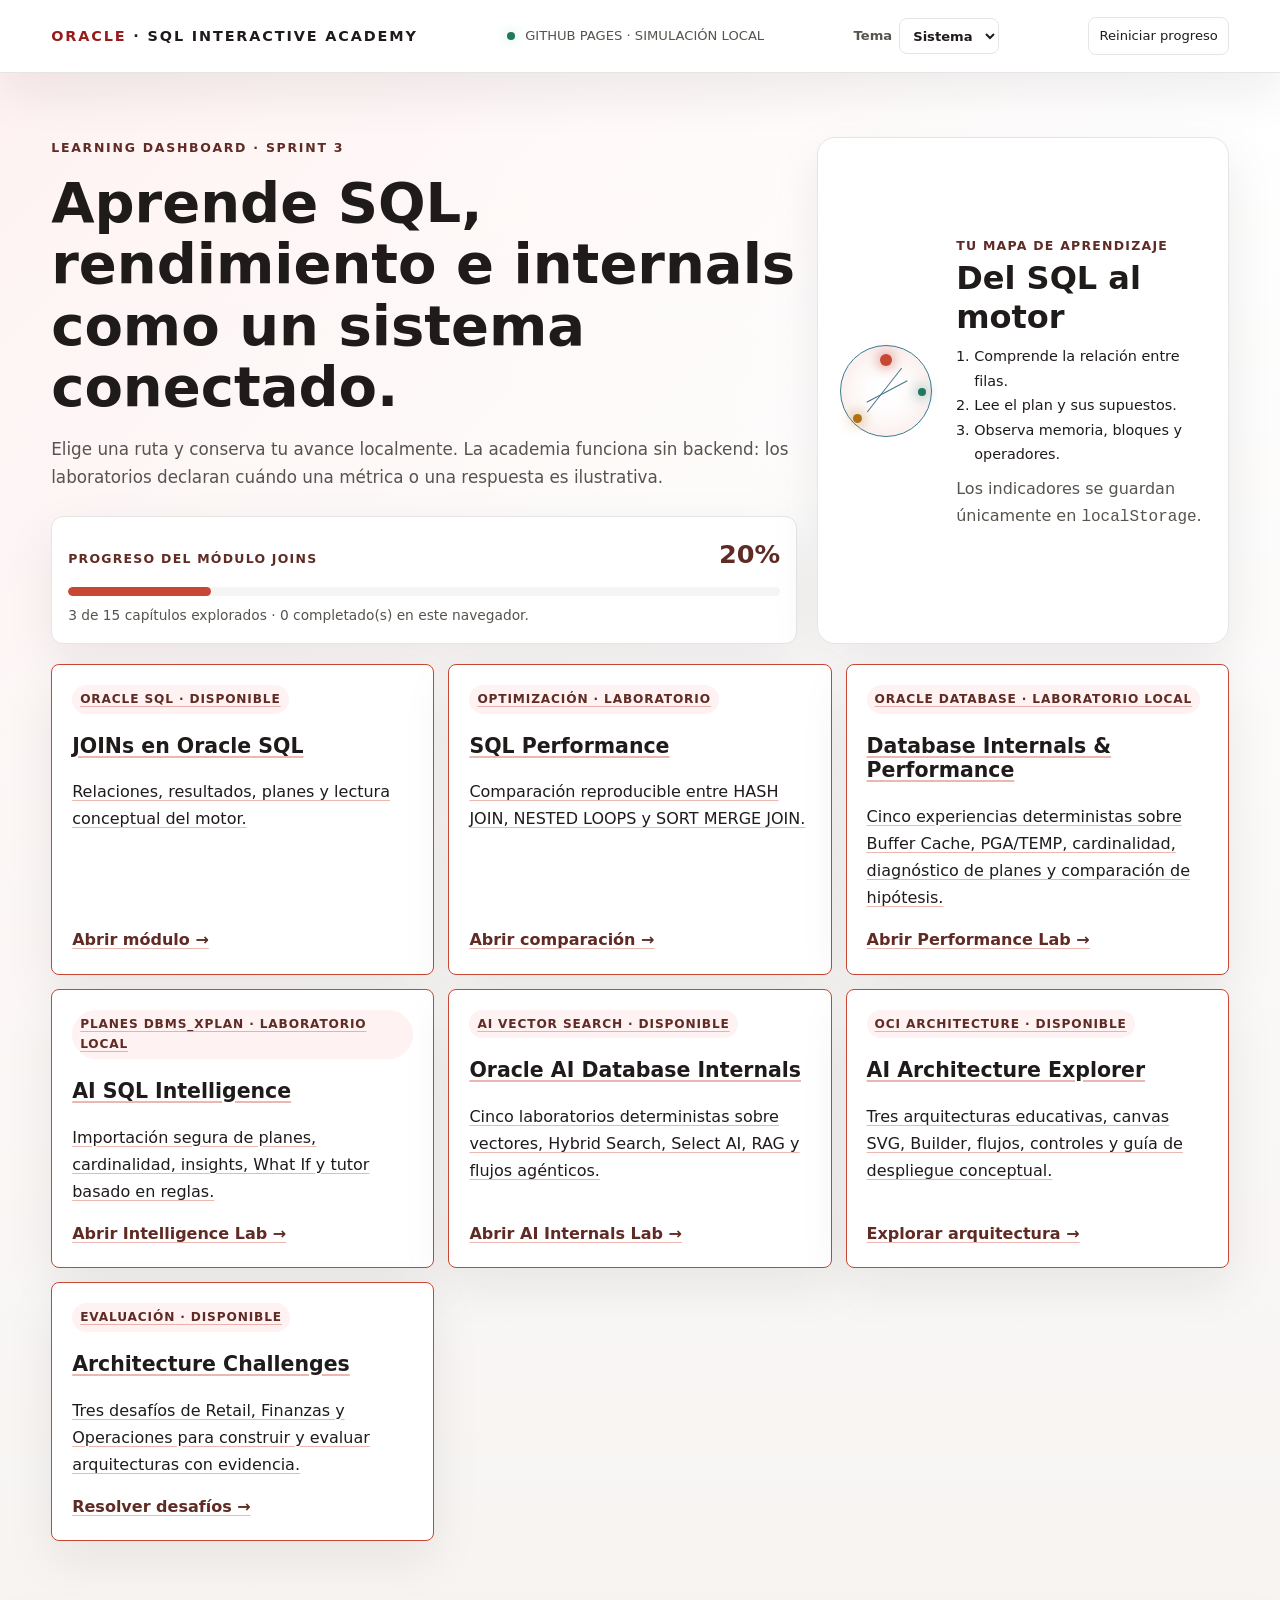
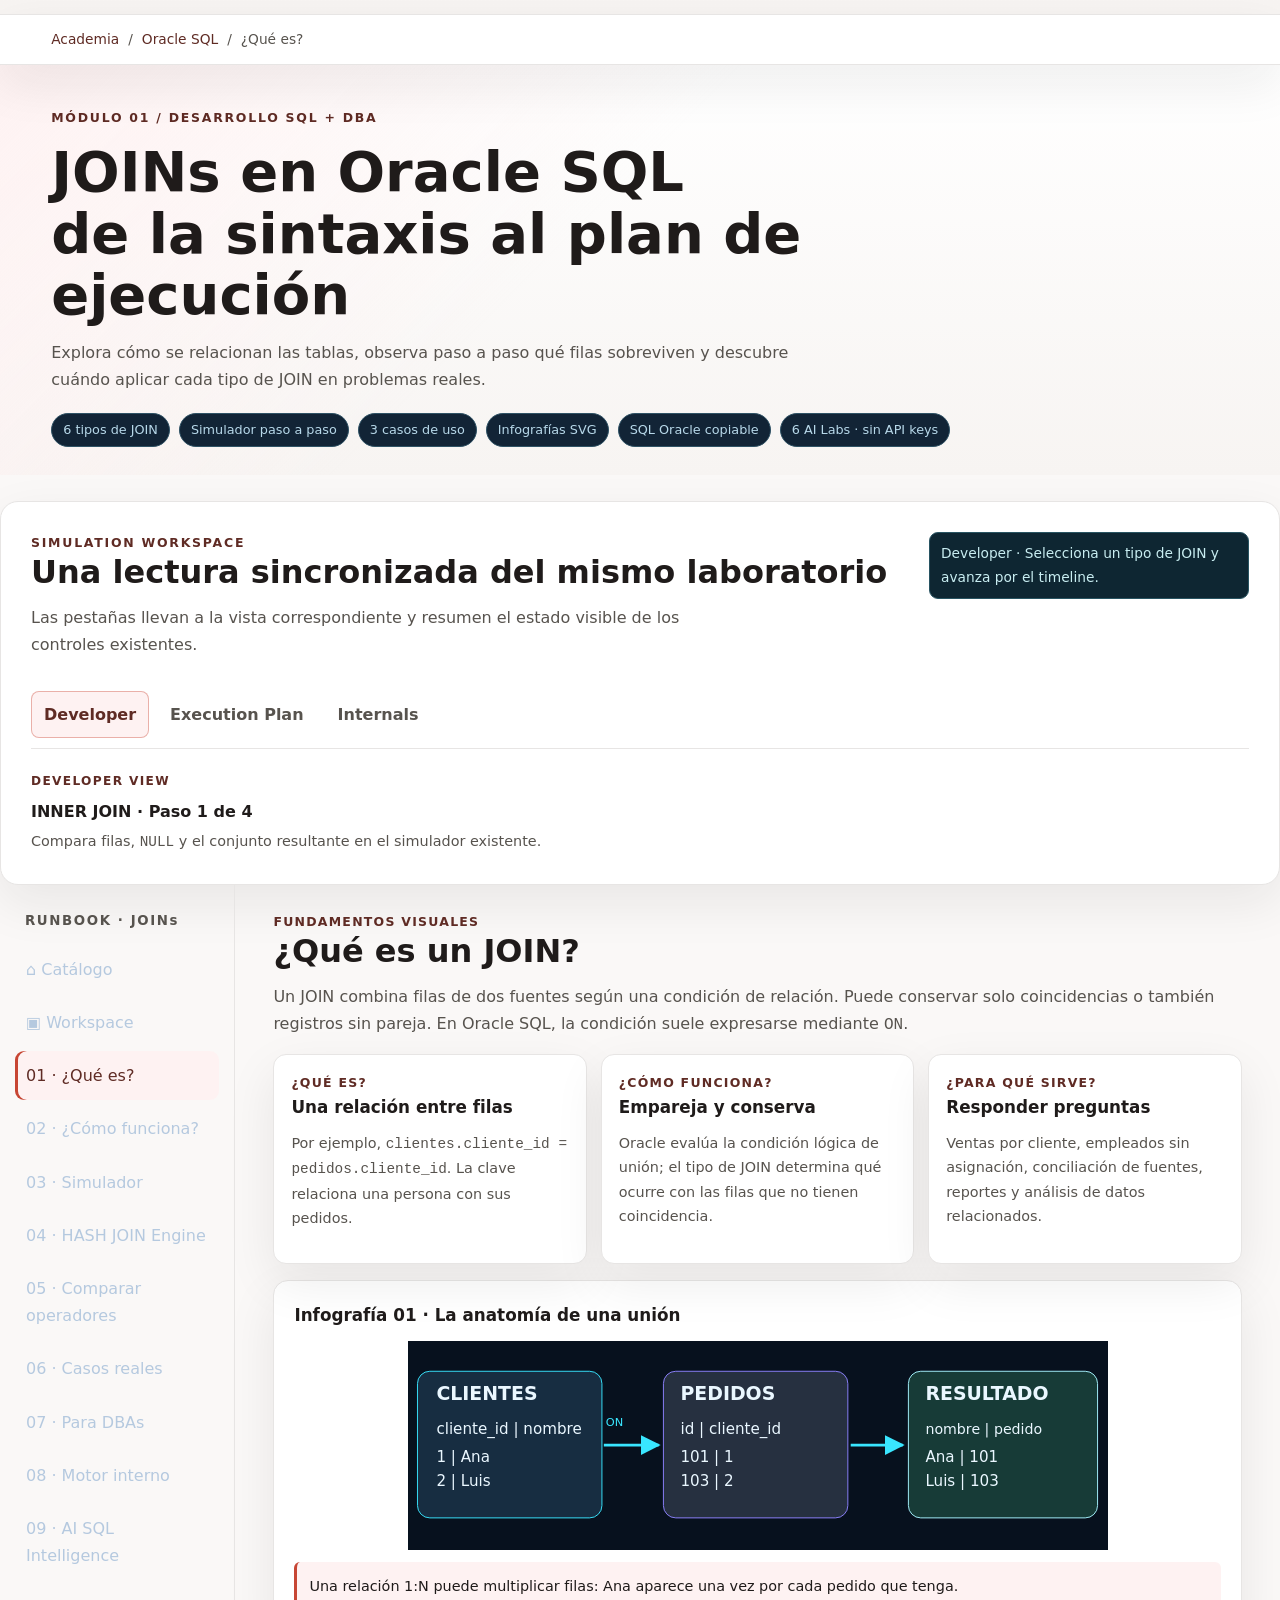
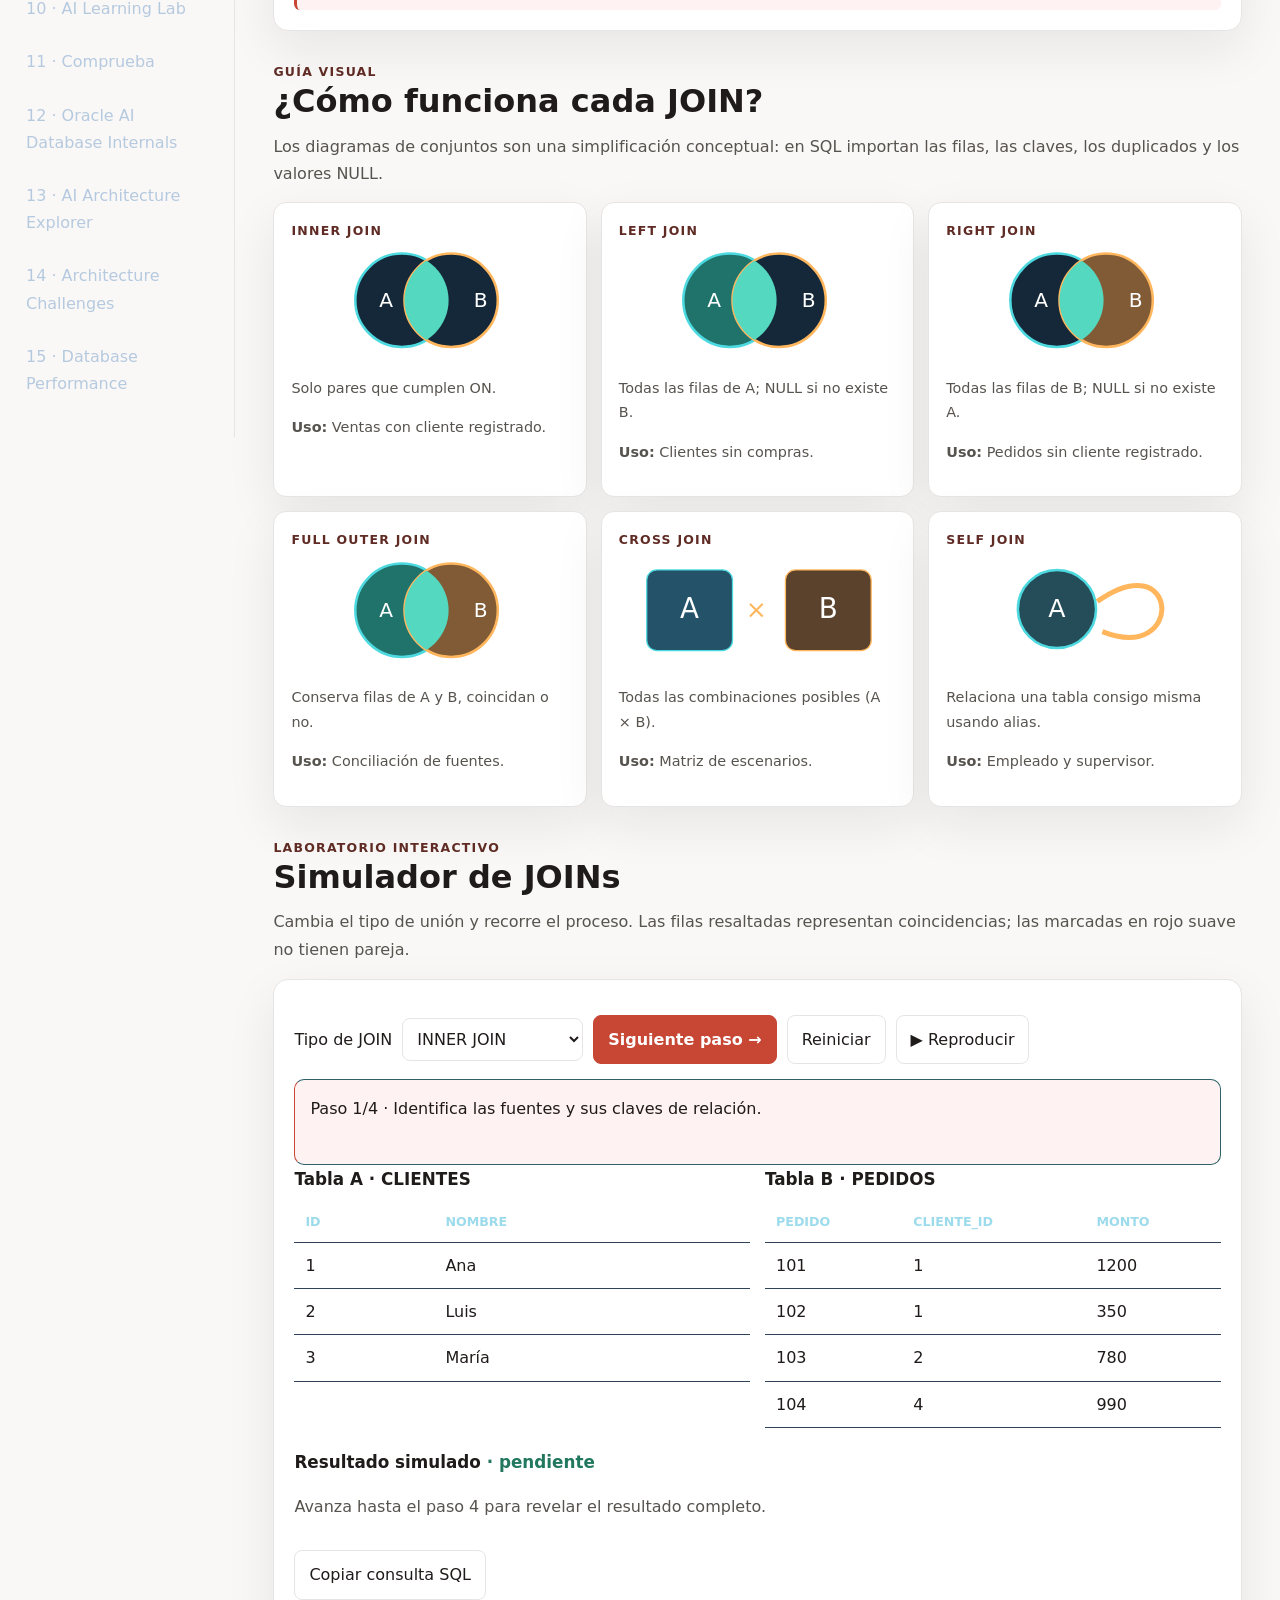
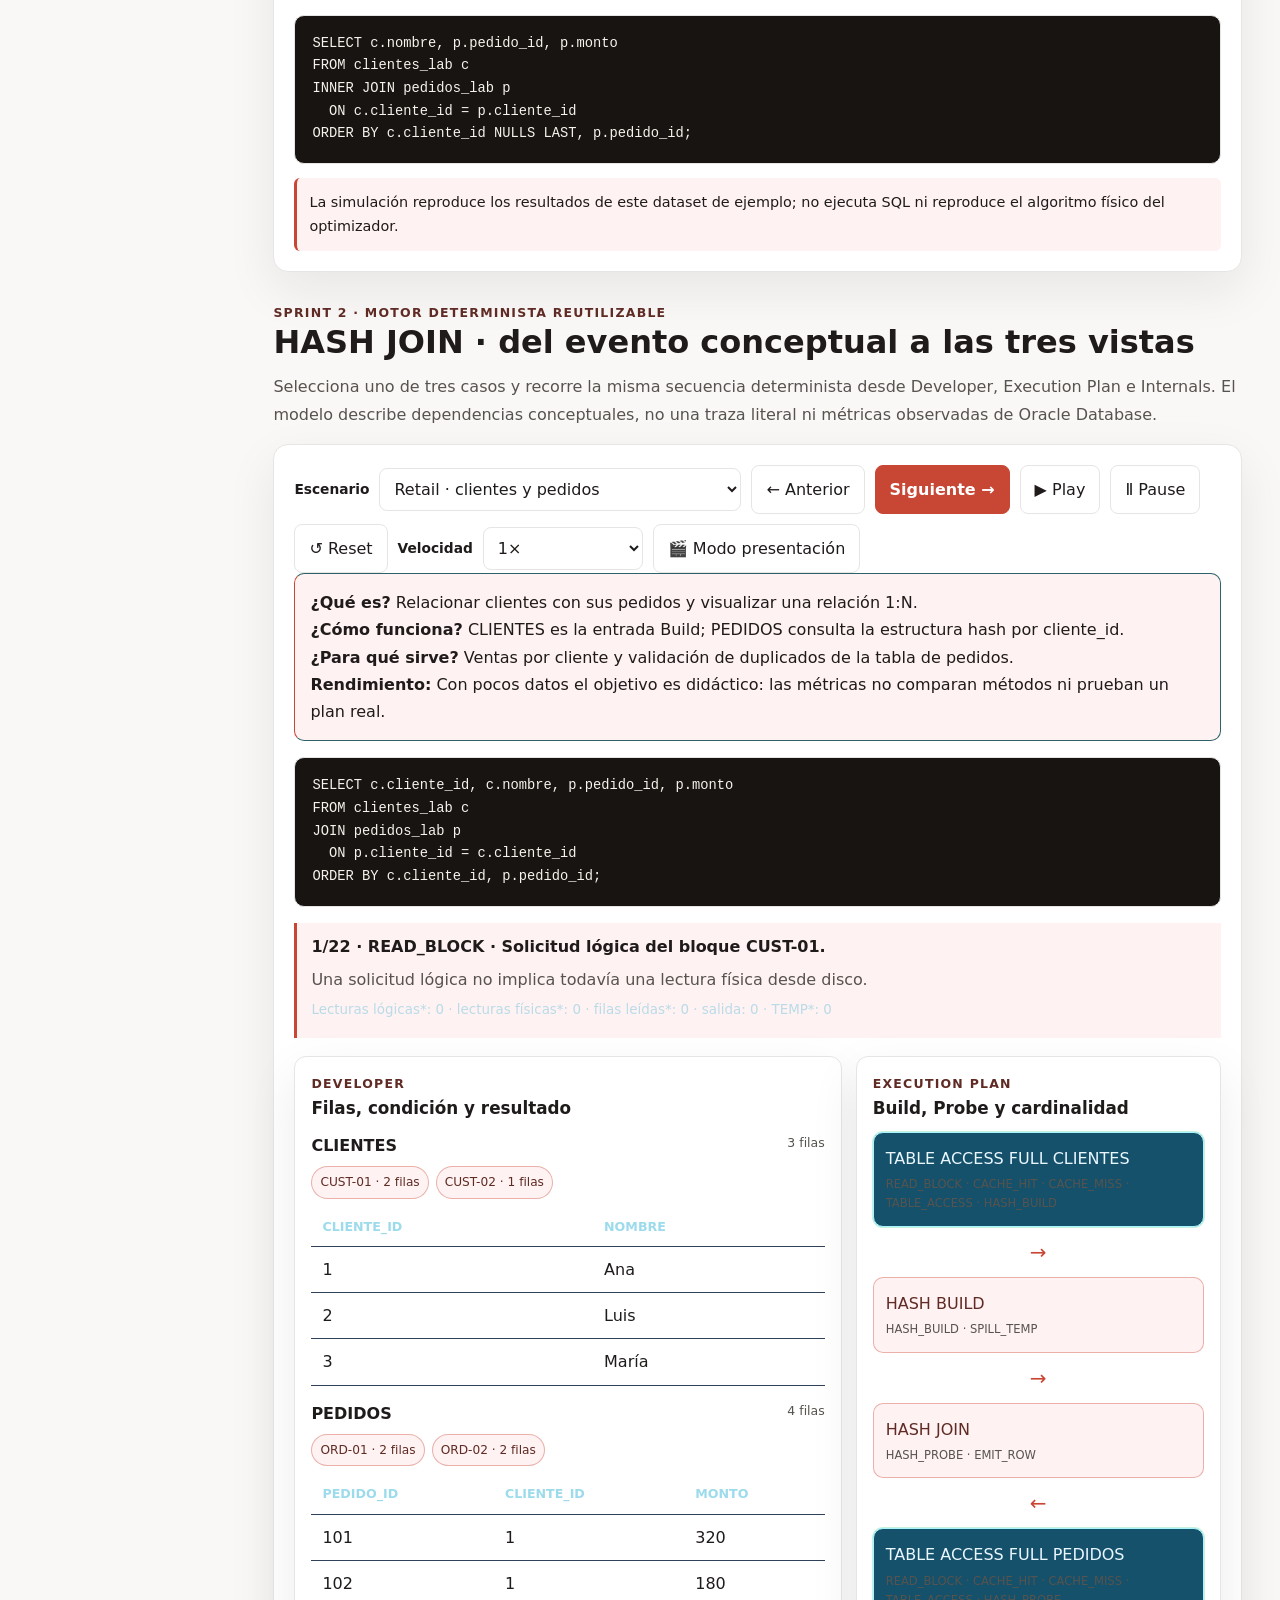
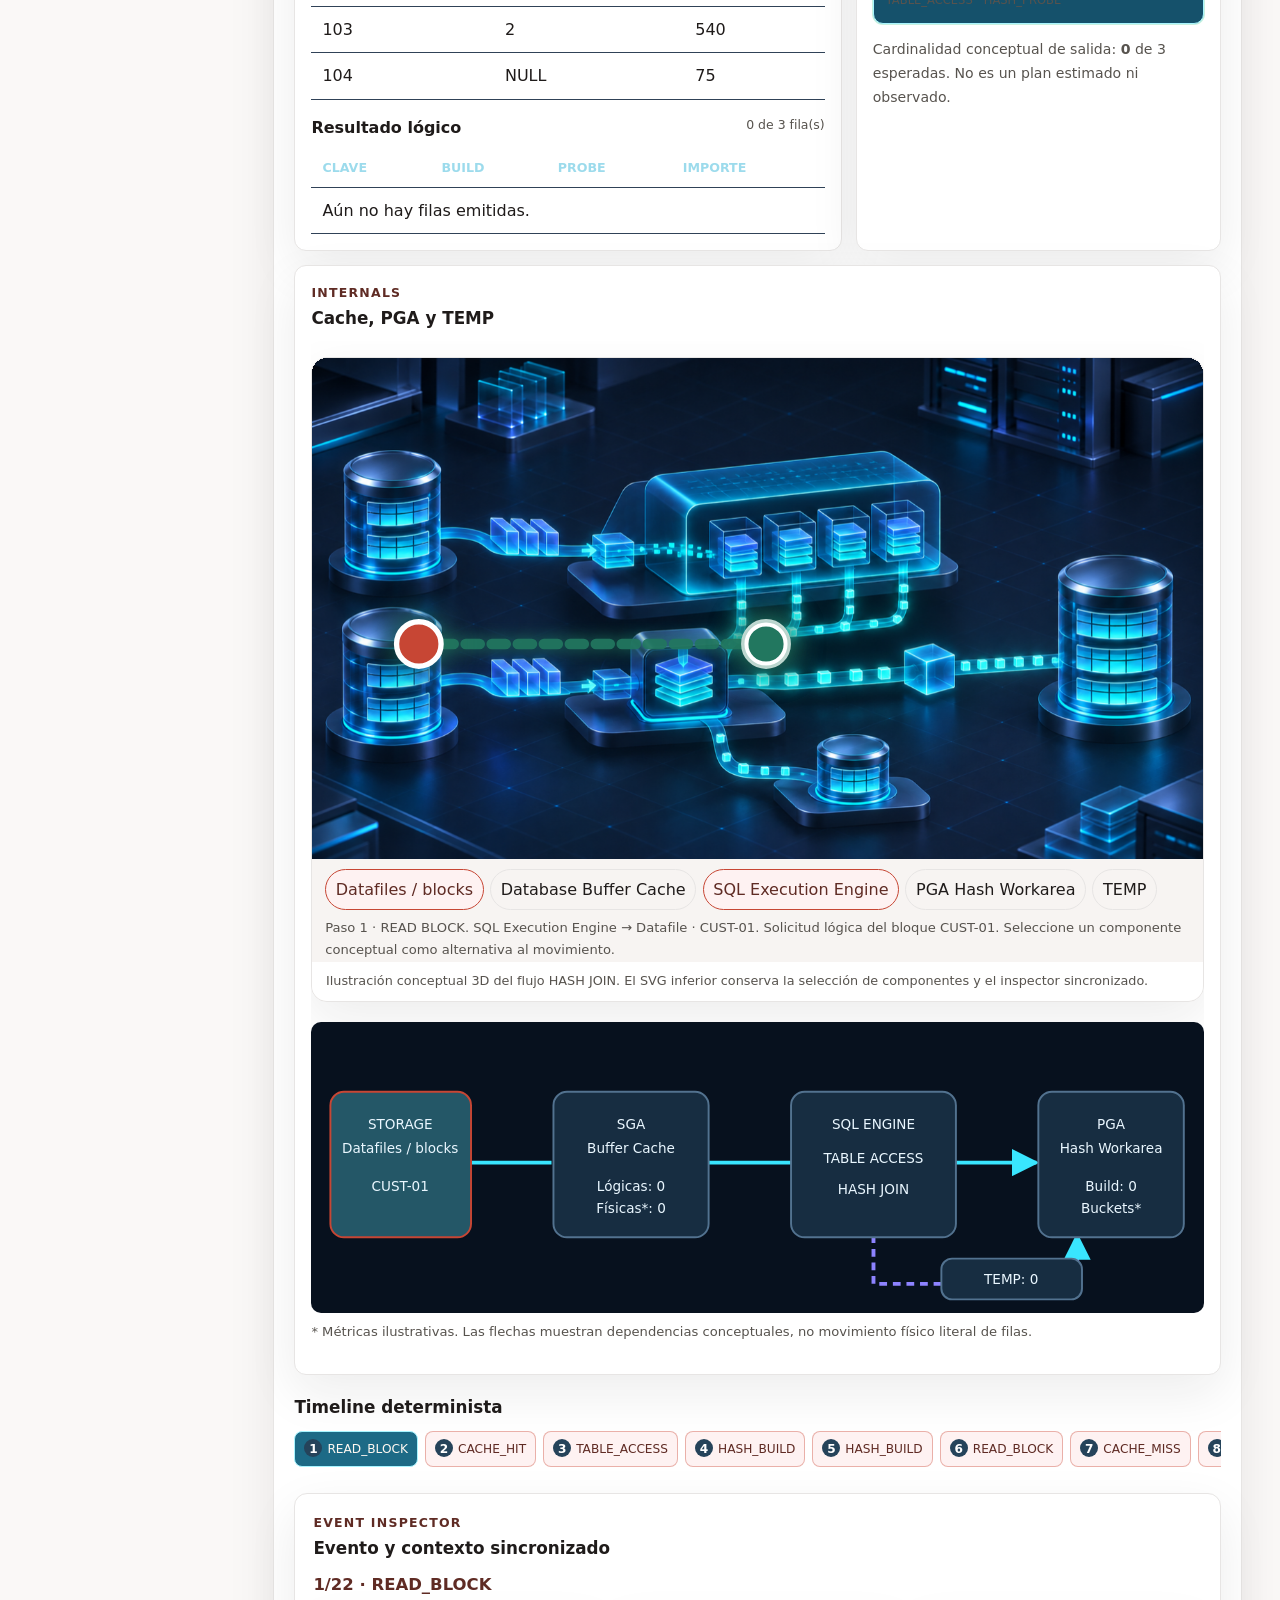
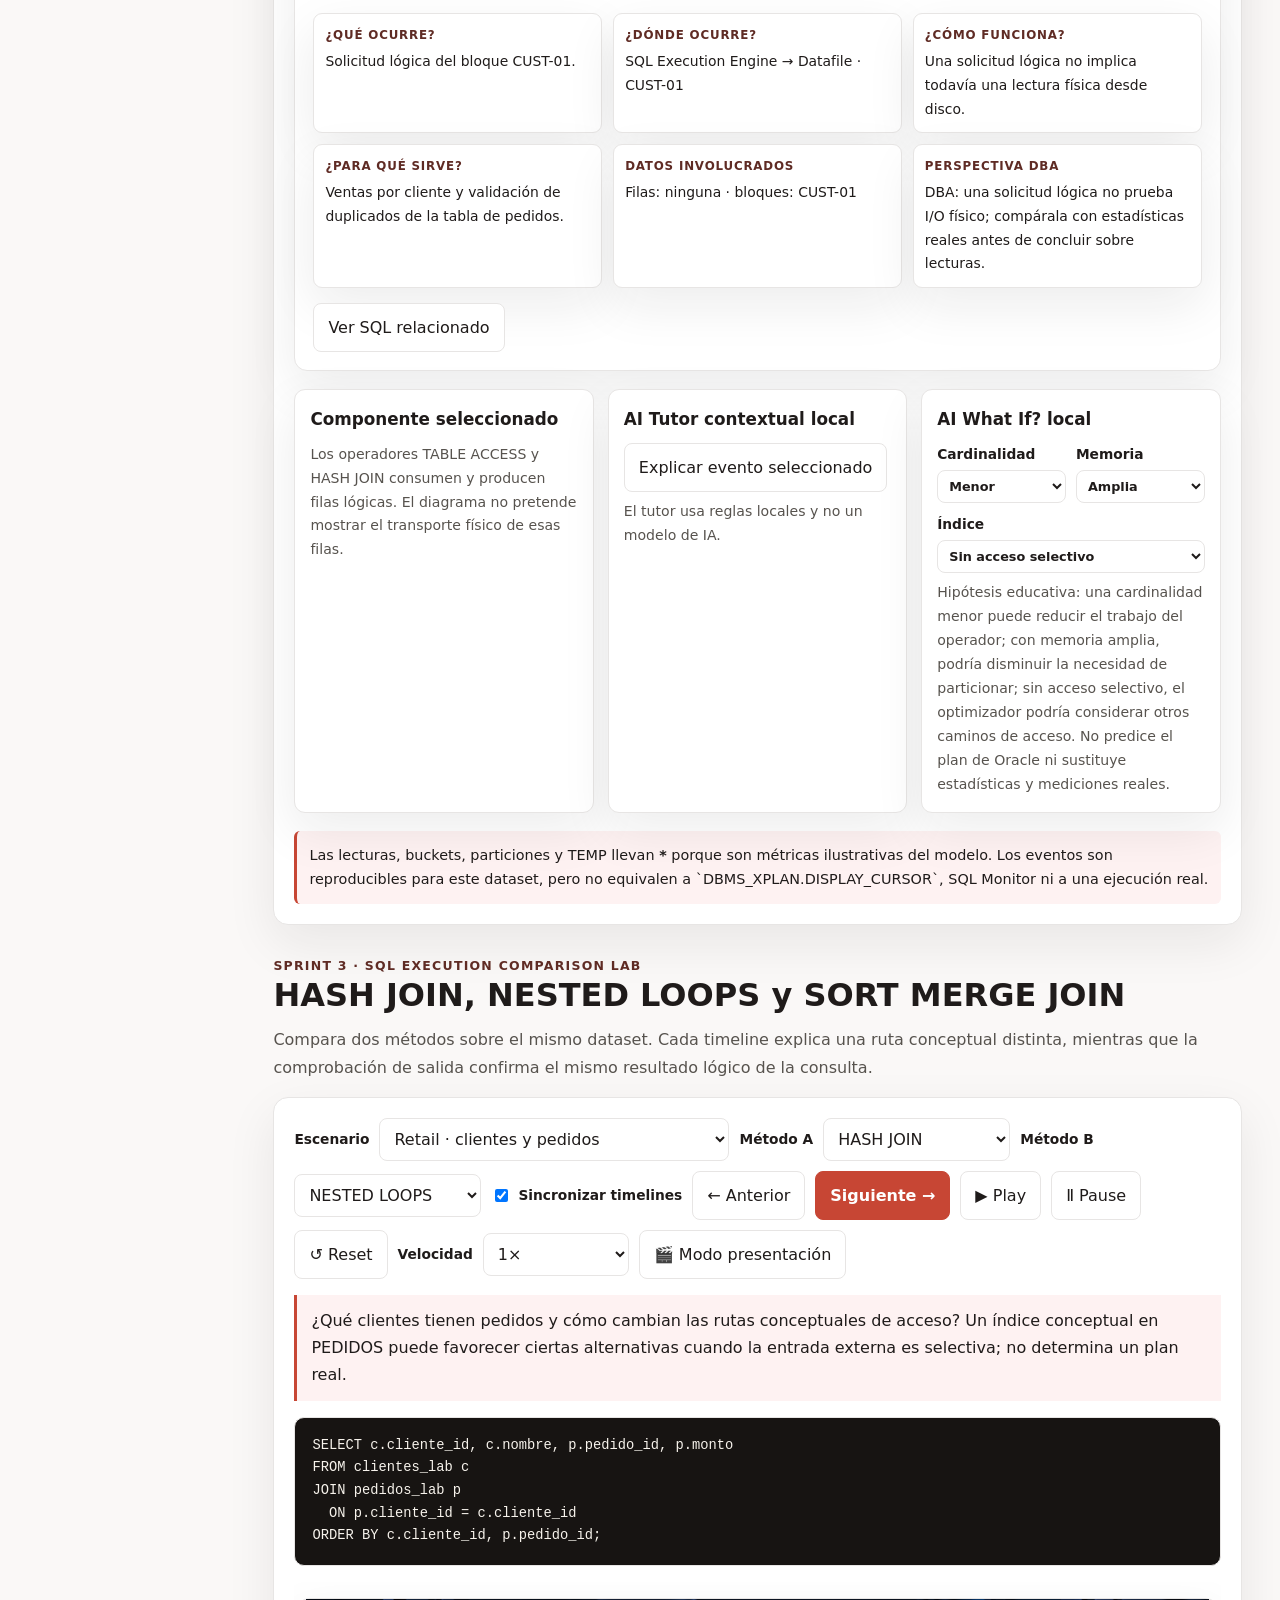
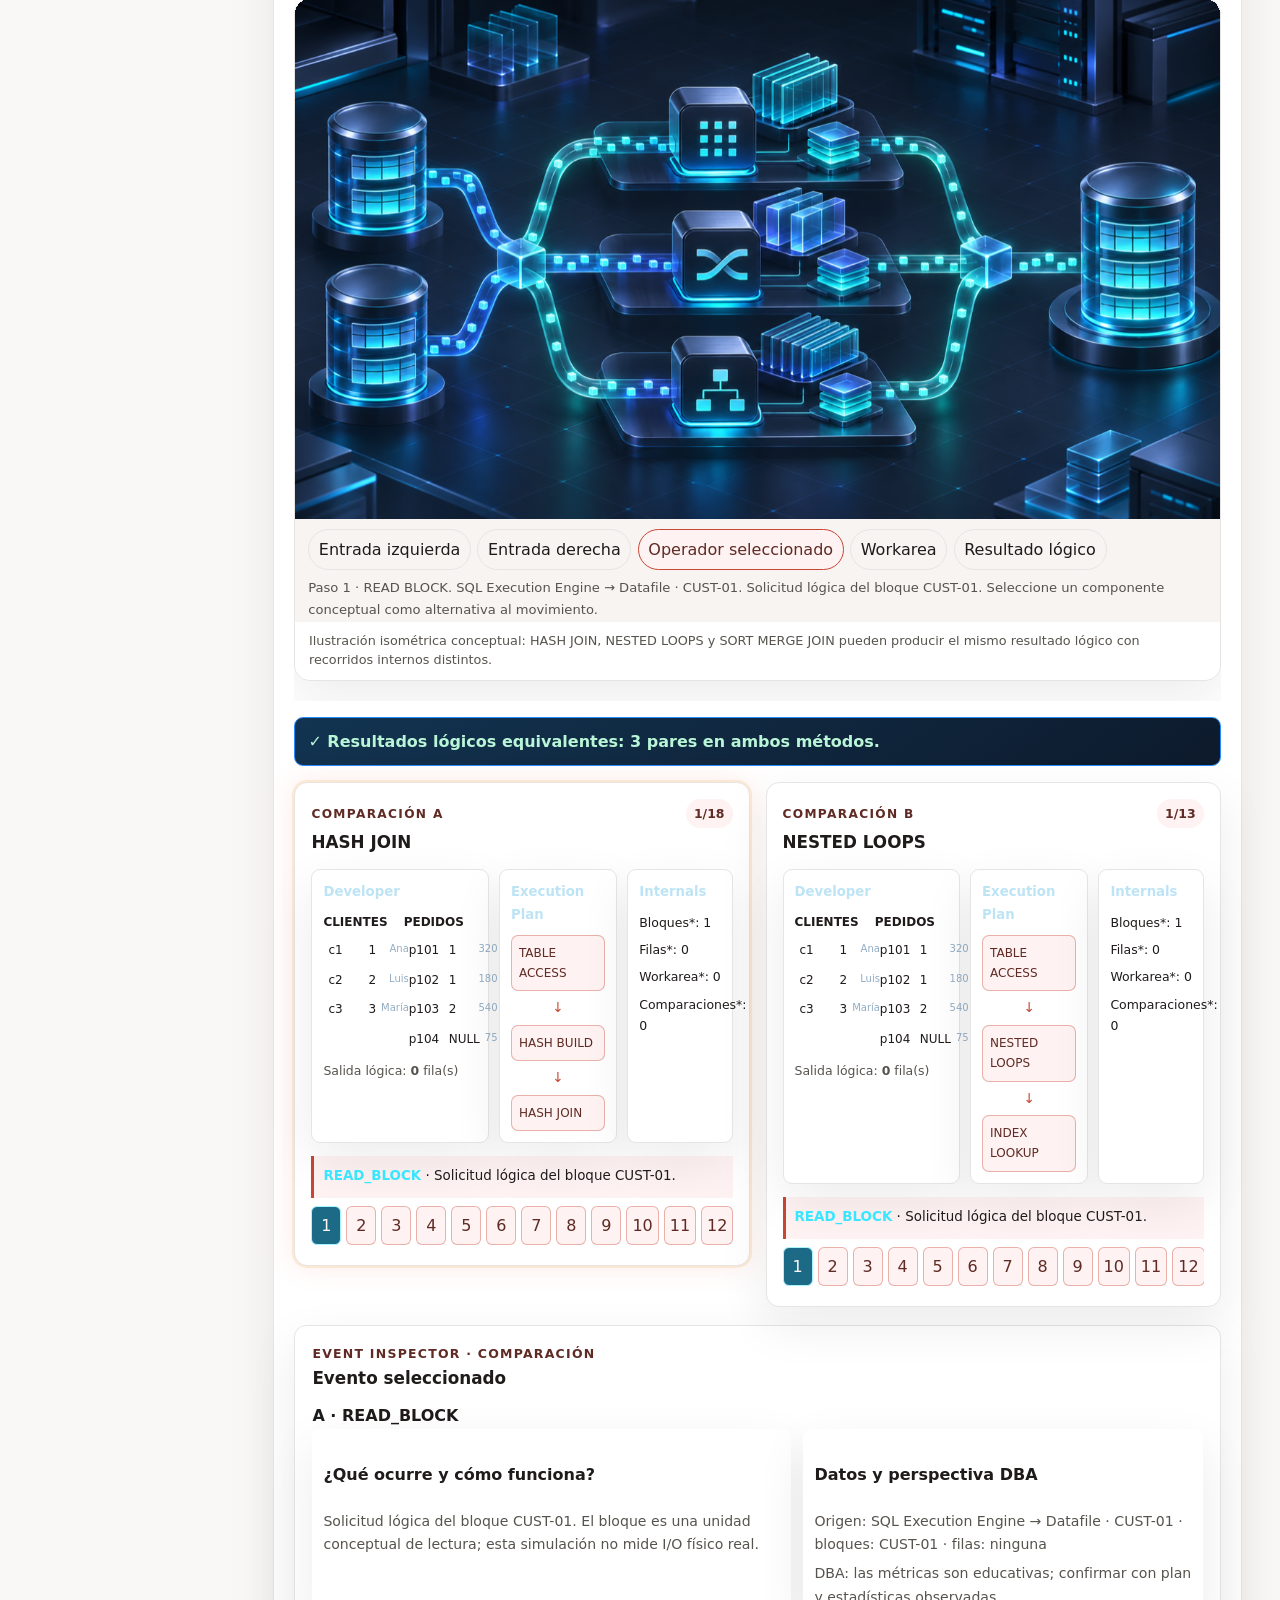
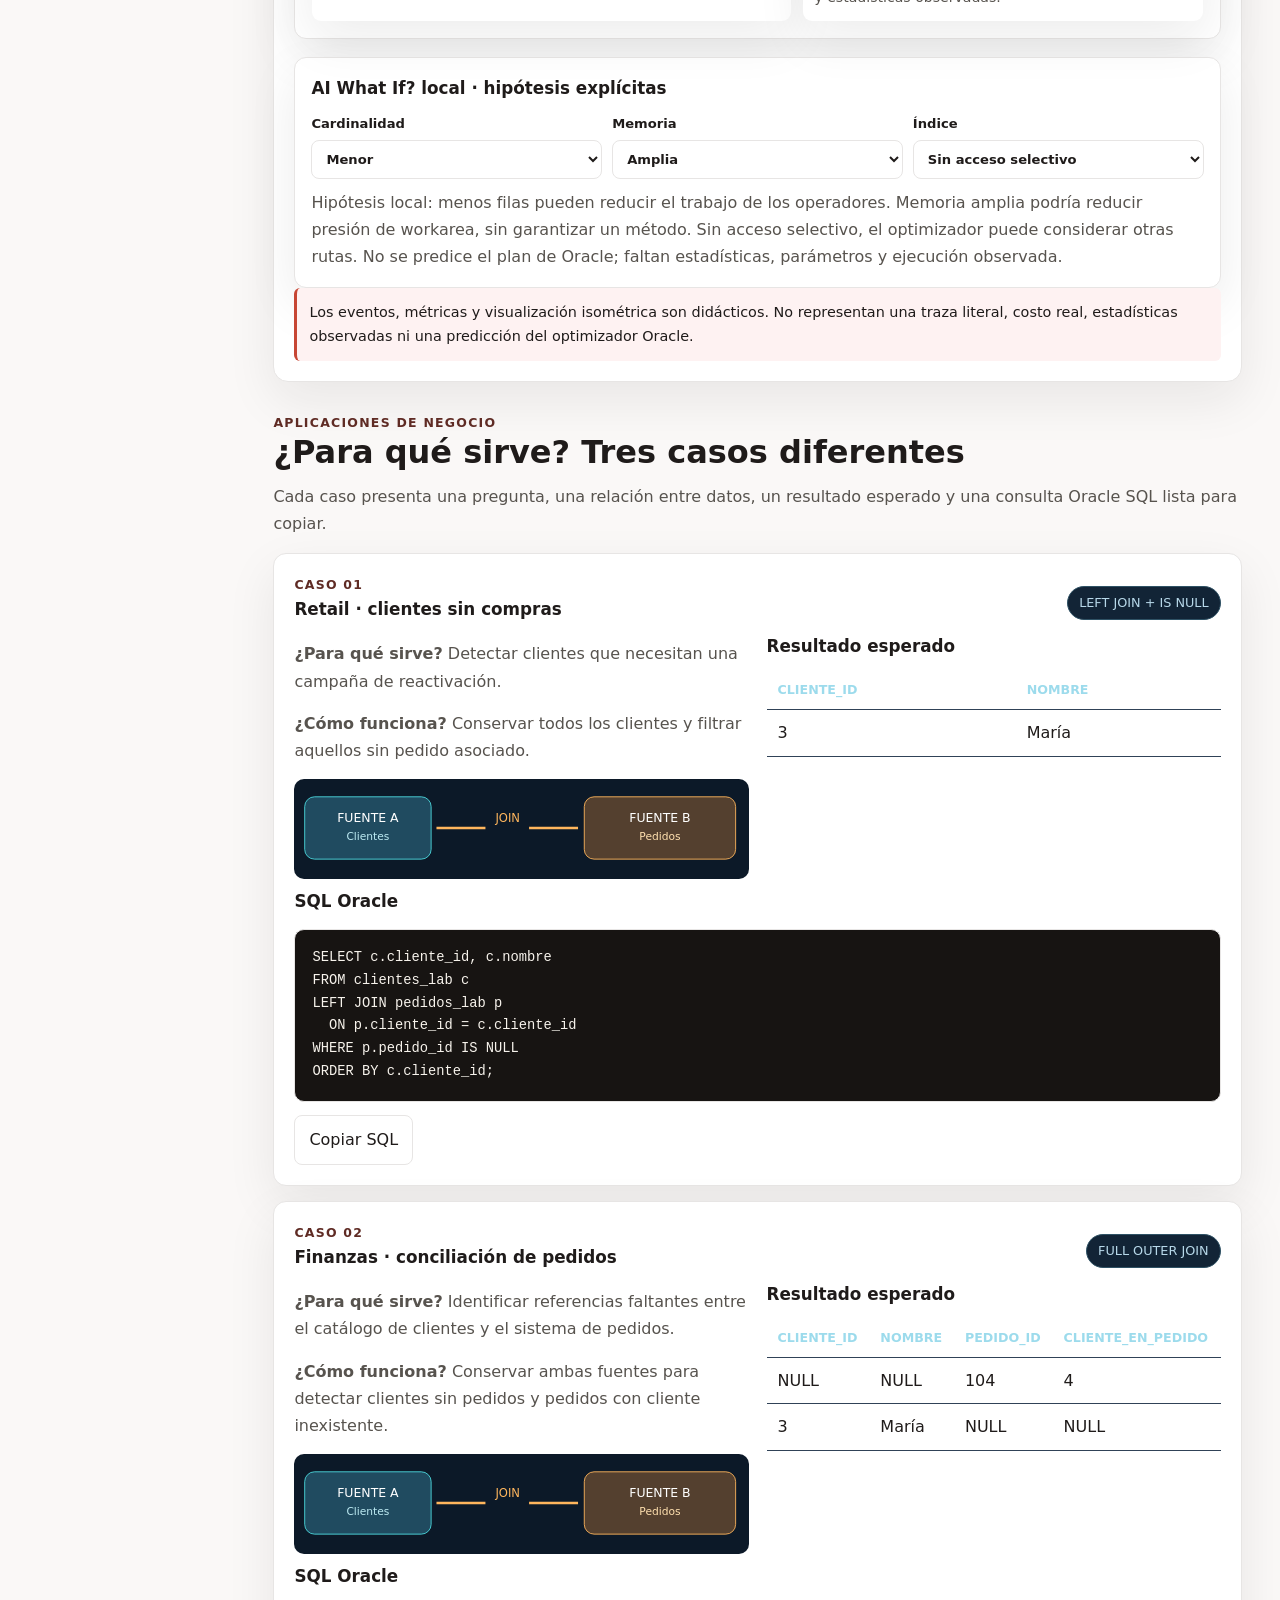
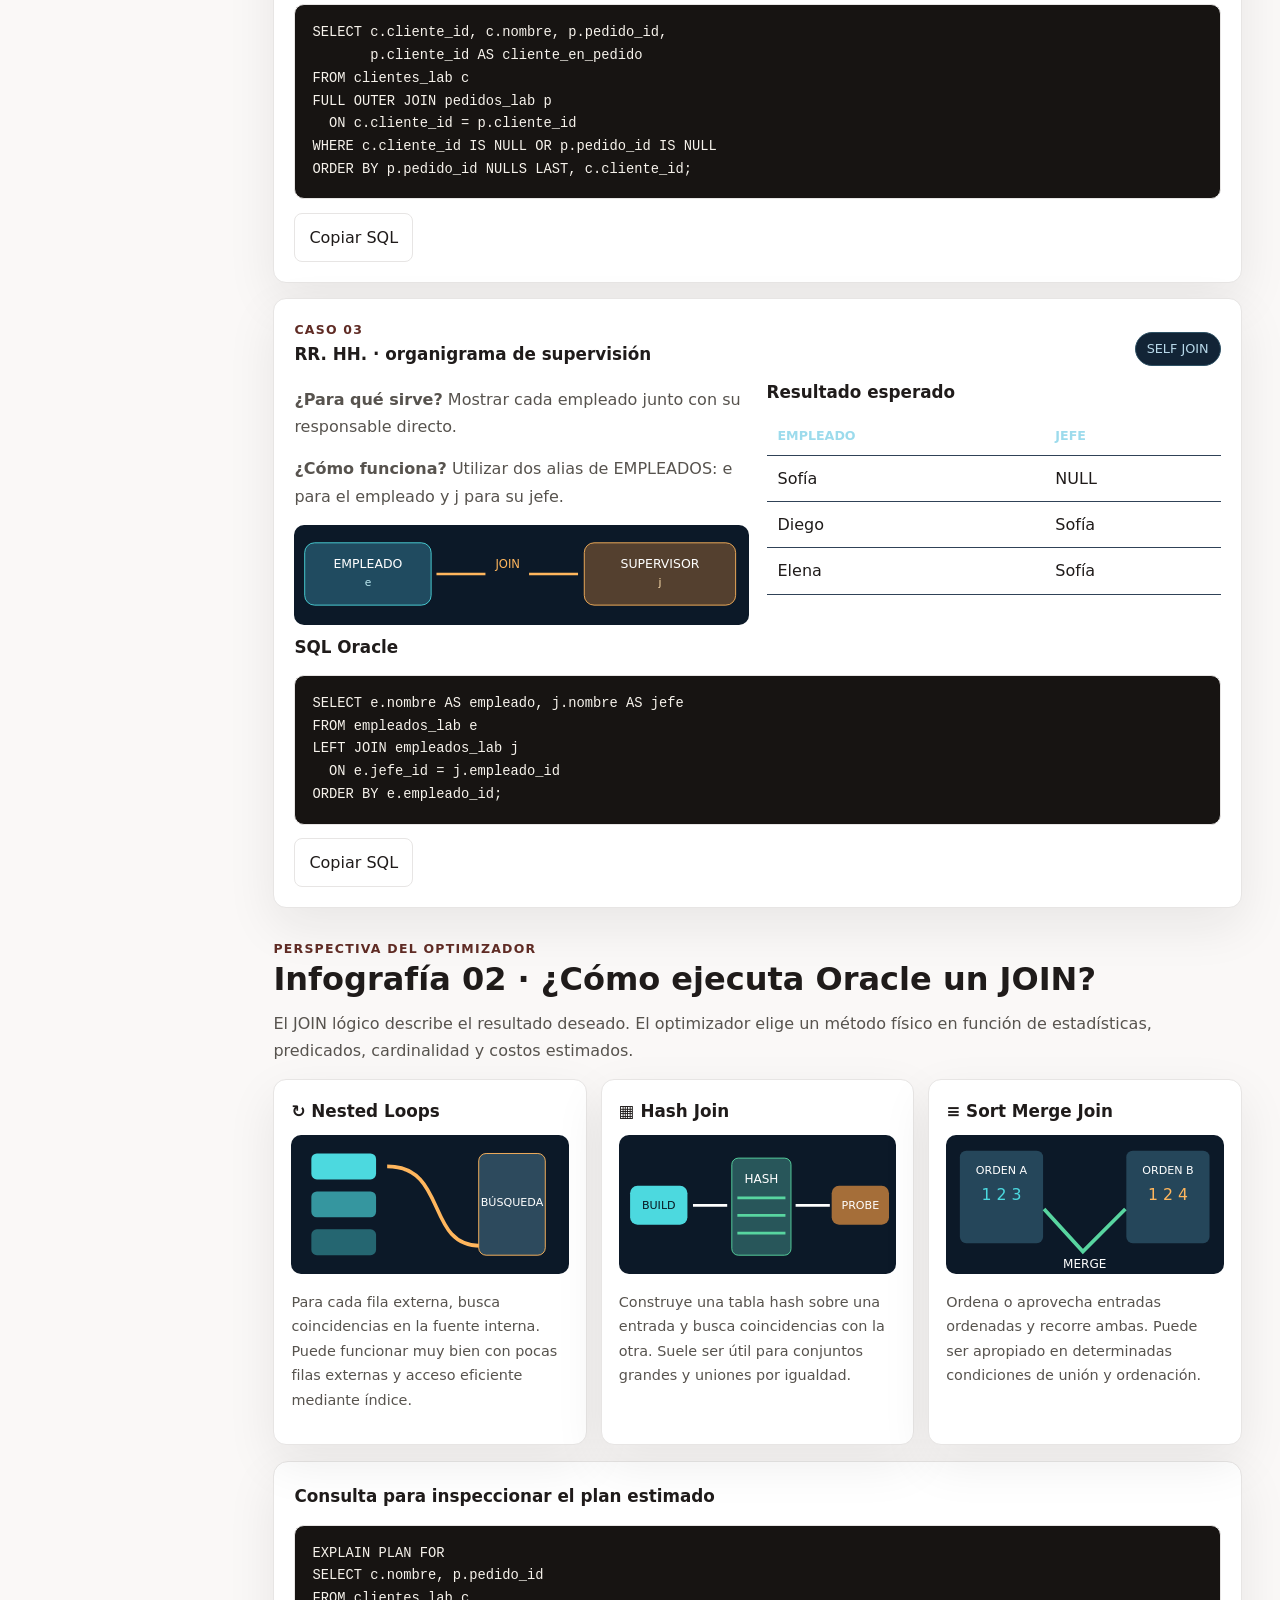
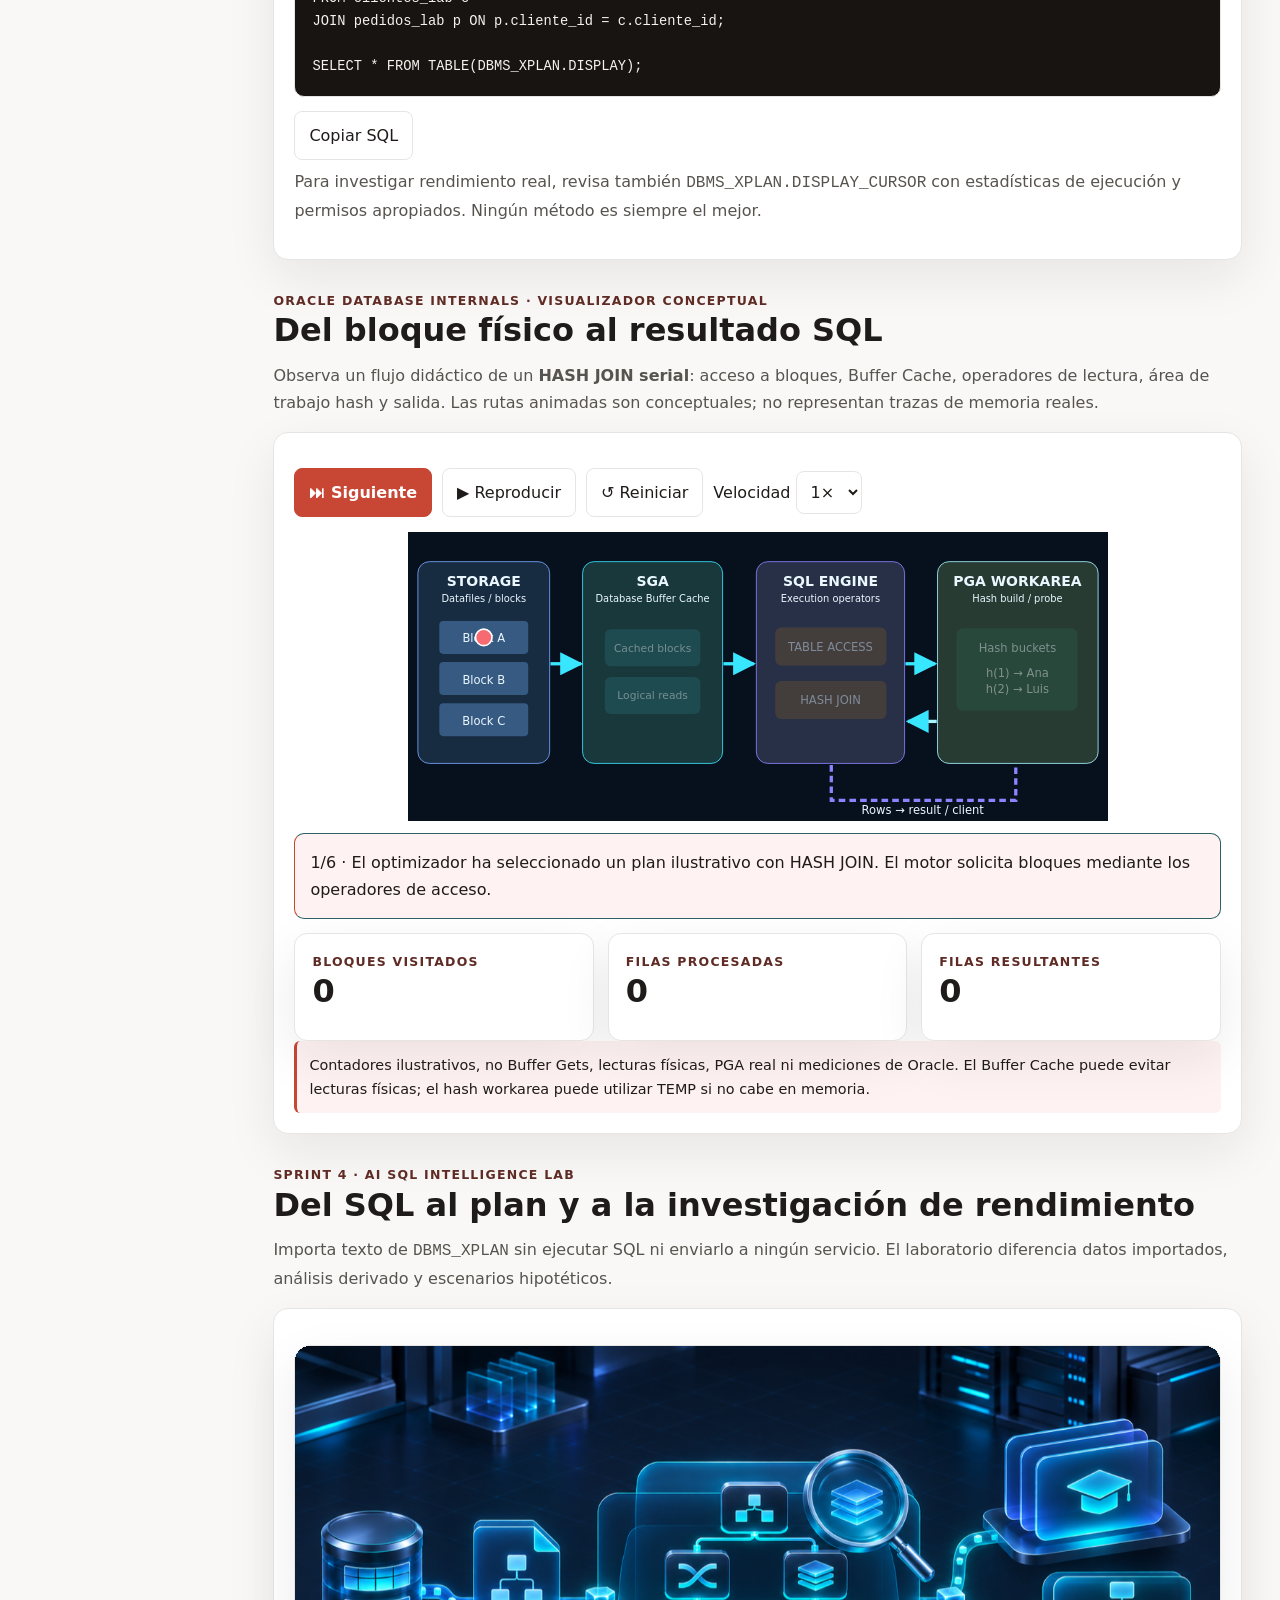
<file: index.html>
<!DOCTYPE html>
<html lang="es"><head><meta charset="UTF-8"><meta name="viewport" content="width=device-width,initial-scale=1"><meta name="theme-color" content="#090e19"><title>Oracle SQL Academy · Learning Portal</title>
<script>(()=>{try{const v2=localStorage.getItem("oracle-sql-academy.theme.v2"),v1=localStorage.getItem("oracle-sql-academy.theme.v1"),mode=["light","dark","system"].includes(v2)?v2:["light","dark"].includes(v1)?v1:"system",dark=mode==="dark"||(mode==="system"&&matchMedia("(prefers-color-scheme: dark)").matches);document.documentElement.dataset.theme=dark?"dark":"light";document.documentElement.dataset.themeMode=mode;document.documentElement.style.colorScheme=dark?"dark":"light"}catch{}})();</script>
<style>
:root{color-scheme:dark;--bg:#080d17;--surface:#101927;--card:#172335;--line:#293b52;--text:#edf5ff;--muted:#9cb0c8;--cyan:#4cd9df;--green:#58d5a0;--orange:#ffb65d;--red:#f66b71;--blue:#79a8ff}*{box-sizing:border-box}html{scroll-behavior:smooth}body{margin:0;background:var(--bg);color:var(--text);font:15px/1.55 Inter,system-ui,-apple-system,Segoe UI,sans-serif}button,select{font:inherit}button{cursor:pointer}button:focus-visible,select:focus-visible,a:focus-visible{outline:3px solid var(--cyan);outline-offset:3px}a{color:var(--cyan)}.top{padding:17px clamp(18px,4vw,60px);border-bottom:1px solid var(--line);display:flex;align-items:center;justify-content:space-between;gap:12px;flex-wrap:wrap;background:#0d1522}.brand{font-weight:800;letter-spacing:.13em;font-size:.9rem}.brand b{color:var(--red)}.status{display:flex;gap:10px;align-items:center;color:var(--muted);font-size:.82rem}.dot{width:8px;height:8px;border-radius:50%;background:var(--green);box-shadow:0 0 12px #58d5a077}.hero{padding:42px clamp(18px,4vw,60px) 28px;background:radial-gradient(ellipse at 80% 10%,#17334a 0,transparent 55%)}.eyebrow{color:var(--cyan);font-size:.78rem;font-weight:800;letter-spacing:.14em;text-transform:uppercase}h1{font-size:clamp(2rem,5vw,3.5rem);line-height:1.1;max-width:880px;margin:13px 0}h2{font-size:clamp(1.35rem,3vw,2rem);line-height:1.2;margin:0 0 12px}h3{margin:0 0 9px;font-size:1.05rem}p{color:var(--muted);margin:8px 0 15px}.hero p{max-width:800px}.chips{display:flex;flex-wrap:wrap;gap:9px;margin-top:20px}.chip{border:1px solid #2f5265;border-radius:100px;padding:5px 11px;color:#b7d8e9;background:#122436;font-size:.8rem}.shell{display:grid;grid-template-columns:235px minmax(0,1fr);max-width:1600px;margin:auto}.side{border-right:1px solid var(--line);padding:25px 15px;position:sticky;top:0;height:max-content}.side small{display:block;color:var(--muted);font-weight:700;margin:0 10px 12px;letter-spacing:.12em}.side a{display:block;text-decoration:none;padding:11px;border-radius:9px;color:#b5c9df;margin:4px 0}.side a:hover,.side a:focus{background:#1b3145;color:white}.main{padding:26px clamp(16px,3vw,45px) 60px;min-width:0}.section{margin:0 0 30px}.panel{background:var(--surface);border:1px solid var(--line);border-radius:15px;padding:20px;margin:16px 0}.grid{display:grid;grid-template-columns:repeat(3,minmax(0,1fr));gap:14px}.card{background:var(--card);border:1px solid var(--line);border-radius:13px;padding:17px;min-width:0}.card p{font-size:.9rem}.kicker{color:var(--cyan);font-size:.78rem;letter-spacing:.1em;text-transform:uppercase;font-weight:800}.visual{width:100%;max-width:700px;display:block;margin:12px auto}.legend{display:flex;gap:17px;flex-wrap:wrap;color:var(--muted);font-size:.85rem}.swatch{width:10px;height:10px;border-radius:50%;display:inline-block;margin-right:5px}.controls{display:flex;gap:10px;flex-wrap:wrap;align-items:center;margin:15px 0}.btn{border:1px solid #37506a;background:#1b3149;color:#e9f4ff;border-radius:9px;padding:10px 14px;min-height:42px}.btn.primary{background:var(--cyan);color:#081721;border-color:var(--cyan);font-weight:800}.btn:hover{filter:brightness(1.12)}select{border:1px solid #37506a;border-radius:9px;background:#1b3149;color:white;padding:10px;max-width:100%}.split{display:grid;grid-template-columns:1fr 1fr;gap:15px}.scroll{overflow:auto}table{border-collapse:collapse;width:100%;min-width:250px}th,td{padding:9px 11px;border-bottom:1px solid #304257;text-align:left;white-space:nowrap}th{color:#9cdbec;font-size:.79rem;text-transform:uppercase}tr.match td{background:#133a38}tr.unmatched td{background:#382c32}pre{background:#070d16;border:1px solid #273a4f;border-radius:10px;padding:17px;color:#cce4fa;overflow:auto;font-size:.86rem;line-height:1.65}code{font-family:ui-monospace,SFMono-Regular,Consolas,monospace}.hint{border-left:3px solid var(--orange);background:#30271d;color:#ffdcaa;padding:12px;border-radius:6px;font-size:.9rem}.stepbox{background:#112b32;border:1px solid #2d6268;padding:15px;border-radius:10px;min-height:86px;color:#e1f8fb}.badge{color:var(--green);font-weight:800}.case{border:1px solid var(--line);border-radius:13px;background:var(--surface);margin:15px 0;padding:20px}.case header{display:flex;justify-content:space-between;align-items:center;gap:10px;flex-wrap:wrap}.case .case-type{color:var(--orange);font-size:.8rem;font-weight:800}.case-grid{display:grid;grid-template-columns:1fr 1fr;gap:18px}.muted{color:var(--muted)}.diagram{width:100%;height:auto;max-height:250px;background:#0c1928;border-radius:10px}.quiz{display:grid;gap:8px}.quiz label{padding:10px;background:#1b2b3d;border-radius:8px;cursor:pointer}.quiz input{margin-right:8px}.feedback{margin-top:10px;color:var(--green);font-weight:700}.foot{border-top:1px solid var(--line);padding:25px;color:var(--muted);font-size:.85rem;text-align:center}@media(max-width:950px){.shell{grid-template-columns:1fr}.side{position:static;border-right:0;border-bottom:1px solid var(--line);display:flex;gap:8px;overflow:auto;padding:10px}.side small{display:none}.side a{white-space:nowrap}.grid{grid-template-columns:1fr 1fr}}@media(max-width:650px){.grid,.split,.case-grid{grid-template-columns:1fr}.hero{padding-top:26px}.panel,.case{padding:15px}}@media(prefers-reduced-motion:reduce){html{scroll-behavior:auto}}
</style><link rel="stylesheet" href="assets/portal.css"><link rel="stylesheet" href="assets/hash-join-visualizer.css"><link rel="stylesheet" href="assets/join-comparison.css"><link rel="stylesheet" href="assets/animated-data-flow.css"><link rel="stylesheet" href="assets/presentation-mode.css"><script src="content/module-catalog.js" defer></script><script src="content/hash-join-scenarios.js" defer></script><script src="content/execution-comparison-scenarios.js" defer></script><script src="simulation/hash-join-engine.js" defer></script><script src="simulation/join-comparison-engine.js" defer></script><script src="renderer/hash-join-renderer.js" defer></script><script src="renderer/join-comparison-renderer.js" defer></script><script src="renderer/animated-data-flow-renderer.js" defer></script><script src="renderer/presentation-renderer.js" defer></script><script src="ui/presentation-mode.js" defer></script><script src="assets/portal.js?v=12" defer></script><script src="ui/hash-join-visualizer.js" defer></script><script src="ui/join-comparison-lab.js" defer></script></head><body>
<a class="skip-link" href="#mainContent">Saltar al contenido del módulo</a>
<header class="top"><a class="brand" href="#dashboard" aria-label="Oracle SQL Interactive Academy, ir al catálogo"><b>ORACLE</b> · SQL INTERACTIVE ACADEMY</a><div class="status"><span class="dot"></span> GITHUB PAGES · SIMULACIÓN LOCAL</div><button class="portal-action" type="button" id="resetProgress">Reiniciar progreso</button></header>
<section class="dashboard" id="dashboard" aria-labelledby="dashboardTitle"><div class="dashboard-copy"><div class="eyebrow">Learning Dashboard · Sprint 3</div><h1 id="dashboardTitle">Aprende SQL, rendimiento e internals como un sistema conectado.</h1><p>Elige una ruta y conserva tu avance localmente. La academia funciona sin backend: los laboratorios declaran cuándo una métrica o una respuesta es ilustrativa.</p><div class="dashboard-progress"><div><span class="kicker">Progreso del módulo JOINs</span><strong id="progressPercent">0%</strong></div><div class="progress-track" role="progressbar" id="progressBar" aria-label="Progreso del módulo JOINs" aria-valuemin="0" aria-valuemax="100" aria-valuenow="0"><span></span></div><p id="progressSummary" aria-live="polite">0 de 10 capítulos explorados en este navegador.</p></div></div><aside class="dashboard-guide" aria-labelledby="guideTitle"><div class="guide-orbit" aria-hidden="true"><span></span><span></span><span></span></div><div><div class="kicker">Tu mapa de aprendizaje</div><h2 id="guideTitle">Del SQL al motor</h2><ol><li>Comprende la relación entre filas.</li><li>Lee el plan y sus supuestos.</li><li>Observa memoria, bloques y operadores.</li></ol><p class="muted">Los indicadores se guardan únicamente en <code>localStorage</code>.</p></div></aside><div class="module-catalog" id="moduleCatalog" aria-label="Catálogo de módulos"></div><div class="portal-feedback" id="portalFeedback" aria-live="polite"></div></section>
<nav class="breadcrumbs" aria-label="Ruta de navegación"><a href="#dashboard">Academia</a><span aria-hidden="true">/</span><a href="#join-module">Oracle SQL</a><span aria-hidden="true">/</span><span id="breadcrumbChapter" aria-current="page">Fundamentos de JOINs</span></nav>
<section class="hero" id="join-module"><div class="eyebrow">Módulo 01 / Desarrollo SQL + DBA</div><h2 class="module-title">JOINs en Oracle SQL<br>de la sintaxis al plan de ejecución</h2><p>Explora cómo se relacionan las tablas, observa paso a paso qué filas sobreviven y descubre cuándo aplicar cada tipo de JOIN en problemas reales.</p><div class="chips"><span class="chip">6 tipos de JOIN</span><span class="chip">Simulador paso a paso</span><span class="chip">3 casos de uso</span><span class="chip">Infografías SVG</span><span class="chip">SQL Oracle copiable</span><span class="chip">6 AI Labs · sin API keys</span></div></section>
<section class="workspace" id="workspace" aria-labelledby="workspaceTitle"><div class="workspace-heading"><div><div class="eyebrow">Simulation Workspace</div><h2 id="workspaceTitle">Una lectura sincronizada del mismo laboratorio</h2><p>Las pestañas llevan a la vista correspondiente y resumen el estado visible de los controles existentes.</p></div><div class="workspace-status" id="workspaceStatus" aria-live="polite">Developer · Selecciona un tipo de JOIN y avanza por el timeline.</div></div><div class="workspace-tabs" role="tablist" aria-label="Vistas del laboratorio"><button type="button" role="tab" id="developerTab" aria-selected="true" aria-controls="developerPanel" data-workspace-target="simulador">Developer</button><button type="button" role="tab" id="planTab" aria-selected="false" aria-controls="planPanel" data-workspace-target="dba">Execution Plan</button><button type="button" role="tab" id="internalsTab" aria-selected="false" aria-controls="internalsPanel" data-workspace-target="internals">Internals</button></div><div class="workspace-panels"><div role="tabpanel" id="developerPanel" aria-labelledby="developerTab"><span class="workspace-label">Developer view</span><strong id="developerSummary">INNER JOIN · Paso 1 de 4</strong><p>Compara filas, <code>NULL</code> y el conjunto resultante en el simulador existente.</p></div><div role="tabpanel" id="planPanel" aria-labelledby="planTab" hidden><span class="workspace-label">Execution Plan view</span><strong id="planSummary">Revisa los métodos de JOIN y sus costos estimados.</strong><p>Las afirmaciones de rendimiento permanecen condicionales hasta observar una ejecución real.</p></div><div role="tabpanel" id="internalsPanel" aria-labelledby="internalsTab" hidden><span class="workspace-label">Internals view</span><strong id="internalsSummary">Paso 1 de 6 · Bloques, SGA, SQL Engine y PGA.</strong><p>Los contadores se mantienen claramente etiquetados como ilustrativos.</p></div></div></section>
<div class="shell"><nav class="side" aria-label="Índice de capítulos"><small>RUNBOOK · JOINs</small><a href="#dashboard">⌂ Catálogo</a><a href="#workspace">▣ Workspace</a><a href="#que" data-chapter="que">01 · ¿Qué es?</a><a href="#como" data-chapter="como">02 · ¿Cómo funciona?</a><a href="#simulador" data-chapter="simulador">03 · Simulador</a><a href="#hashjoin" data-chapter="hashjoin">04 · HASH JOIN Engine</a><a href="#comparison" data-chapter="comparison">05 · Comparar operadores</a><a href="#casos" data-chapter="casos">06 · Casos reales</a><a href="#dba" data-chapter="dba">07 · Para DBAs</a><a href="#internals" data-chapter="internals">08 · Motor interno</a><a href="#intelligence" data-chapter="intelligence">09 · AI SQL Intelligence</a><a href="#ai" data-chapter="ai">10 · AI Learning Lab</a><a href="#reto" data-chapter="reto">11 · Comprueba</a></nav>
<main class="main" id="mainContent" tabindex="-1">
<section id="que" class="section"><div class="kicker">Fundamentos visuales</div><h2>¿Qué es un JOIN?</h2><p>Un JOIN combina filas de dos fuentes según una condición de relación. Puede conservar solo coincidencias o también registros sin pareja. En Oracle SQL, la condición suele expresarse mediante <code>ON</code>.</p>
<div class="grid"><article class="card"><div class="kicker">¿Qué es?</div><h3>Una relación entre filas</h3><p>Por ejemplo, <code>clientes.cliente_id = pedidos.cliente_id</code>. La clave relaciona una persona con sus pedidos.</p></article><article class="card"><div class="kicker">¿Cómo funciona?</div><h3>Empareja y conserva</h3><p>Oracle evalúa la condición lógica de unión; el tipo de JOIN determina qué ocurre con las filas que no tienen coincidencia.</p></article><article class="card"><div class="kicker">¿Para qué sirve?</div><h3>Responder preguntas</h3><p>Ventas por cliente, empleados sin asignación, conciliación de fuentes, reportes y análisis de datos relacionados.</p></article></div>
<div class="panel"><h3>Infografía 01 · La anatomía de una unión</h3><svg class="visual" viewBox="0 0 740 220" role="img" aria-label="CLIENTES y PEDIDOS se relacionan por cliente_id y producen un resultado conjunto"><defs><marker id="arrow" viewBox="0 0 10 10" refX="9" refY="5" markerWidth="7" markerHeight="7" orient="auto"><path d="M0 0L10 5L0 10Z" fill="#4cd9df"/></marker></defs><rect x="10" y="32" width="195" height="155" rx="13" fill="#172d41" stroke="#4cd9df"/><text x="30" y="62" fill="#e9f7ff" font-size="20" font-weight="bold">CLIENTES</text><text x="30" y="98" fill="#a7d9ee" font-size="16">cliente_id | nombre</text><text x="30" y="128" fill="#d7e5f5" font-size="16">1 | Ana</text><text x="30" y="153" fill="#d7e5f5" font-size="16">2 | Luis</text><rect x="270" y="32" width="195" height="155" rx="13" fill="#263040" stroke="#ffb65d"/><text x="288" y="62" fill="#fff" font-size="20" font-weight="bold">PEDIDOS</text><text x="288" y="98" fill="#f5d9ae" font-size="16">id | cliente_id</text><text x="288" y="128" fill="#e7e9f5" font-size="16">101 | 1</text><text x="288" y="153" fill="#e7e9f5" font-size="16">103 | 2</text><path d="M207 110H265" stroke="#4cd9df" stroke-width="3" marker-end="url(#arrow)"/><text x="209" y="90" fill="#4cd9df" font-size="12">ON</text><path d="M468 110H523" stroke="#4cd9df" stroke-width="3" marker-end="url(#arrow)"/><rect x="529" y="32" width="200" height="155" rx="13" fill="#173b37" stroke="#58d5a0"/><text x="547" y="62" fill="#e9f7ff" font-size="20" font-weight="bold">RESULTADO</text><text x="547" y="98" fill="#b7f0d4" font-size="15">nombre | pedido</text><text x="547" y="128" fill="#e9f7ff" font-size="16">Ana | 101</text><text x="547" y="153" fill="#e9f7ff" font-size="16">Luis | 103</text></svg><div class="hint">Una relación 1:N puede multiplicar filas: Ana aparece una vez por cada pedido que tenga.</div></div></section>
<section id="como" class="section"><div class="kicker">Guía visual</div><h2>¿Cómo funciona cada JOIN?</h2><p>Los diagramas de conjuntos son una simplificación conceptual: en SQL importan las filas, las claves, los duplicados y los valores NULL.</p><div class="grid" id="joinCards"></div></section>
<section id="simulador" class="section"><div class="kicker">Laboratorio interactivo</div><h2>Simulador de JOINs</h2><p>Cambia el tipo de unión y recorre el proceso. Las filas resaltadas representan coincidencias; las marcadas en rojo suave no tienen pareja.</p>
<div class="panel"><div class="controls"><label for="joinSelect">Tipo de JOIN</label><select id="joinSelect"><option value="INNER">INNER JOIN</option><option value="LEFT">LEFT JOIN</option><option value="RIGHT">RIGHT JOIN</option><option value="FULL">FULL OUTER JOIN</option><option value="CROSS">CROSS JOIN</option><option value="SELF">SELF JOIN</option></select><button class="btn primary" id="nextStep">Siguiente paso →</button><button class="btn" id="resetStep">Reiniciar</button><button class="btn" id="autoPlay" aria-pressed="false">▶ Reproducir</button></div><div class="stepbox" id="stepText" aria-live="polite"></div><div class="split"><div><h3>Tabla A · CLIENTES</h3><div class="scroll" id="tableA"></div></div><div><h3>Tabla B · PEDIDOS</h3><div class="scroll" id="tableB"></div></div></div><h3 style="margin-top:20px">Resultado simulado <span class="badge" id="rowCount"></span></h3><div class="scroll" id="resultTable"></div><div class="controls"><button class="btn" id="copySql">Copiar consulta SQL</button><span class="muted" id="copyMsg" aria-live="polite"></span></div><pre id="sqlCode"></pre><div class="hint">La simulación reproduce los resultados de este dataset de ejemplo; no ejecuta SQL ni reproduce el algoritmo físico del optimizador.</div></div></section>
<section id="hashjoin" class="section"><div class="kicker">Sprint 2 · Motor determinista reutilizable</div><h2>HASH JOIN · del evento conceptual a las tres vistas</h2><p>Selecciona uno de tres casos y recorre la misma secuencia determinista desde Developer, Execution Plan e Internals. El modelo describe dependencias conceptuales, no una traza literal ni métricas observadas de Oracle Database.</p><div class="panel hash-join-lab" id="hashJoinLab"><div class="hash-toolbar"><label for="hashScenario">Escenario</label><select id="hashScenario" aria-describedby="hashScenarioPurpose"></select><button class="btn" type="button" id="hashPrevious">← Anterior</button><button class="btn primary" type="button" id="hashNext">Siguiente →</button><button class="btn" type="button" id="hashPlay" aria-pressed="false">▶ Play</button><button class="btn" type="button" id="hashPause" disabled>Ⅱ Pause</button><button class="btn" type="button" id="hashReset">↺ Reset</button><label for="hashSpeed">Velocidad</label><select id="hashSpeed"><option value="1">1×</option><option value="2">2×</option><option value="4">4×</option></select></div><div class="stepbox" id="hashScenarioPurpose" aria-live="polite"></div><pre class="hash-sql" id="hashSql"></pre><div class="hash-event-status"><strong id="hashEventLabel" aria-live="polite"></strong><p id="hashEventExplain"></p><p class="hash-metrics" id="hashMetrics" aria-live="polite"></p></div><div class="hash-layout"><section class="hash-view" aria-labelledby="hashDeveloperTitle"><div class="kicker">Developer</div><h3 id="hashDeveloperTitle">Filas, condición y resultado</h3><div id="hashDeveloperView"></div></section><section class="hash-view" aria-labelledby="hashPlanTitle"><div class="kicker">Execution Plan</div><h3 id="hashPlanTitle">Build, Probe y cardinalidad</h3><div id="hashPlanView"></div></section><section class="hash-view" aria-labelledby="hashInternalsTitle"><div class="kicker">Internals</div><h3 id="hashInternalsTitle">Cache, PGA y TEMP</h3><div id="hashInternalsView"></div></section></div><div class="hash-event-tray"><h3>Timeline determinista</h3><div class="hash-event-list" id="hashEventList" aria-label="Eventos de HASH JOIN"></div></div><section class="hash-inspector" aria-labelledby="hashInspectorHeading"><div><div class="kicker">Event Inspector</div><h3 id="hashInspectorHeading">Evento y contexto sincronizado</h3></div><strong id="hashInspectorTitle" aria-live="polite"></strong><dl class="hash-inspector-grid"><div><dt>¿Qué ocurre?</dt><dd id="hashInspectorOccurs"></dd></div><div><dt>¿Dónde ocurre?</dt><dd id="hashInspectorWhere"></dd></div><div><dt>¿Cómo funciona?</dt><dd id="hashInspectorHow"></dd></div><div><dt>¿Para qué sirve?</dt><dd id="hashInspectorWhy"></dd></div><div><dt>Datos involucrados</dt><dd id="hashInspectorData"></dd></div><div><dt>Perspectiva DBA</dt><dd id="hashInspectorDba"></dd></div></dl><button class="btn" type="button" id="hashRelatedSqlButton" aria-expanded="false" aria-controls="hashRelatedSqlPanel">Ver SQL relacionado</button><div class="hash-related-sql" id="hashRelatedSqlPanel" hidden><pre id="hashRelatedSql"></pre></div></section><div class="hash-explain-grid"><section class="hash-context"><h3>Componente seleccionado</h3><p id="hashComponentExplain" aria-live="polite"></p></section><section class="hash-context"><h3>AI Tutor contextual local</h3><button class="btn" type="button" id="hashTutor">Explicar evento seleccionado</button><p id="hashTutorOutput" aria-live="polite">El tutor usa reglas locales y no un modelo de IA.</p></section><section class="hash-context"><h3>AI What If? local</h3><div class="hash-what-controls"><label>Cardinalidad <select id="hashWhatCardinality"><option value="small">Menor</option><option value="large">Mayor</option></select></label><label>Memoria <select id="hashWhatMemory"><option value="ample">Amplia</option><option value="limited">Limitada</option></select></label><label>Índice <select id="hashWhatIndex"><option value="no">Sin acceso selectivo</option><option value="yes">Acceso selectivo</option></select></label></div><p id="hashWhatIfOutput" aria-live="polite"></p></section></div><div class="hint">Las lecturas, buckets, particiones y TEMP llevan <strong>*</strong> porque son métricas ilustrativas del modelo. Los eventos son reproducibles para este dataset, pero no equivalen a `DBMS_XPLAN.DISPLAY_CURSOR`, SQL Monitor ni a una ejecución real.</div></div></section>
<section id="comparison" class="section"><div class="kicker">Sprint 3 · SQL Execution Comparison Lab</div><h2>HASH JOIN, NESTED LOOPS y SORT MERGE JOIN</h2><p>Compara dos métodos sobre el mismo dataset. Cada timeline explica una ruta conceptual distinta, mientras que la comprobación de salida confirma el mismo resultado lógico de la consulta.</p><div class="panel comparison-lab" id="executionComparisonLab"><div class="comparison-toolbar"><label for="comparisonScenario">Escenario</label><select id="comparisonScenario"></select><label for="comparisonLeftAlgorithm">Método A</label><select id="comparisonLeftAlgorithm"></select><label for="comparisonRightAlgorithm">Método B</label><select id="comparisonRightAlgorithm"></select><label class="comparison-sync"><input type="checkbox" id="comparisonSync" checked> Sincronizar timelines</label><button class="btn" type="button" id="comparisonPrevious">← Anterior</button><button class="btn primary" type="button" id="comparisonNext">Siguiente →</button><button class="btn" type="button" id="comparisonPlay" aria-pressed="false">▶ Play</button><button class="btn" type="button" id="comparisonPause" disabled>Ⅱ Pause</button><button class="btn" type="button" id="comparisonReset">↺ Reset</button><label for="comparisonSpeed">Velocidad</label><select id="comparisonSpeed"><option value="1">1×</option><option value="2">2×</option><option value="4">4×</option></select></div><p class="comparison-question" id="comparisonQuestion" aria-live="polite"></p><pre id="comparisonSql"></pre><div id="comparisonIsometric"></div><p class="comparison-result" id="comparisonResultCheck" aria-live="polite"></p><div class="comparison-grid"><div id="comparisonLeftView"></div><div id="comparisonRightView"></div></div><section class="comparison-inspector" aria-labelledby="comparisonInspectorHeading"><div class="kicker">Event Inspector · comparación</div><h3 id="comparisonInspectorHeading">Evento seleccionado</h3><strong id="comparisonInspectorTitle" aria-live="polite"></strong><div class="comparison-inspector-grid"><div><h4>¿Qué ocurre y cómo funciona?</h4><p id="comparisonInspectorBody"></p></div><div><h4>Datos y perspectiva DBA</h4><p id="comparisonInspectorData"></p><p id="comparisonInspectorDba"></p></div></div></section><section class="comparison-whatif" aria-labelledby="comparisonWhatIfHeading"><h3 id="comparisonWhatIfHeading">AI What If? local · hipótesis explícitas</h3><label>Cardinalidad <select id="comparisonWhatRows"><option value="small">Menor</option><option value="large">Mayor</option></select></label><label>Memoria <select id="comparisonWhatMemory"><option value="ample">Amplia</option><option value="limited">Limitada</option></select></label><label>Índice <select id="comparisonWhatIndex"><option value="no">Sin acceso selectivo</option><option value="yes">Acceso selectivo</option></select></label><p id="comparisonWhatIfOutput" aria-live="polite"></p></section><div class="hint">Los eventos, métricas y visualización isométrica son didácticos. No representan una traza literal, costo real, estadísticas observadas ni una predicción del optimizador Oracle.</div></div></section>
<section id="casos" class="section"><div class="kicker">Aplicaciones de negocio</div><h2>¿Para qué sirve? Tres casos diferentes</h2><p>Cada caso presenta una pregunta, una relación entre datos, un resultado esperado y una consulta Oracle SQL lista para copiar.</p><div id="cases"></div></section>
<section id="dba" class="section"><div class="kicker">Perspectiva del optimizador</div><h2>Infografía 02 · ¿Cómo ejecuta Oracle un JOIN?</h2><p>El JOIN lógico describe el resultado deseado. El optimizador elige un método físico en función de estadísticas, predicados, cardinalidad y costos estimados.</p>
<div class="grid"><article class="card"><h3>↻ Nested Loops</h3><svg class="diagram" viewBox="0 0 300 150" role="img" aria-label="Una fila externa busca coincidencias en una fuente interna"><rect x="22" y="20" width="70" height="28" rx="6" fill="#4cd9df"/><rect x="22" y="61" width="70" height="28" rx="6" fill="#4cd9df" opacity=".65"/><rect x="22" y="102" width="70" height="28" rx="6" fill="#4cd9df" opacity=".4"/><path d="M104 34C170 34 145 120 205 120" fill="none" stroke="#ffb65d" stroke-width="4"/><rect x="203" y="20" width="72" height="110" rx="8" fill="#2d4a5d" stroke="#ffb65d"/><text x="239" y="77" text-anchor="middle" fill="#fff" font-size="12">BÚSQUEDA</text></svg><p>Para cada fila externa, busca coincidencias en la fuente interna. Puede funcionar muy bien con pocas filas externas y acceso eficiente mediante índice.</p></article><article class="card"><h3>▦ Hash Join</h3><svg class="diagram" viewBox="0 0 300 150" role="img" aria-label="Construcción de hash y búsqueda de coincidencias"><rect x="12" y="55" width="62" height="42" rx="8" fill="#4cd9df"/><text x="43" y="80" text-anchor="middle" fill="#081721" font-size="12">BUILD</text><path d="M80 76H117" stroke="#fff" stroke-width="3"/><rect x="122" y="25" width="64" height="105" rx="7" fill="#28565a" stroke="#58d5a0"/><text x="154" y="52" fill="#fff" text-anchor="middle" font-size="13">HASH</text><path d="M128 68H180M128 87H180M128 106H180" stroke="#58d5a0" stroke-width="3"/><path d="M191 76H228" stroke="#fff" stroke-width="3"/><rect x="230" y="55" width="62" height="42" rx="8" fill="#a56e39"/><text x="261" y="80" text-anchor="middle" fill="#fff" font-size="12">PROBE</text></svg><p>Construye una tabla hash sobre una entrada y busca coincidencias con la otra. Suele ser útil para conjuntos grandes y uniones por igualdad.</p></article><article class="card"><h3>≡ Sort Merge Join</h3><svg class="diagram" viewBox="0 0 300 150" role="img" aria-label="Dos entradas ordenadas se recorren para fusionar coincidencias"><rect x="15" y="17" width="90" height="100" rx="7" fill="#25465a"/><rect x="195" y="17" width="90" height="100" rx="7" fill="#25465a"/><text x="60" y="42" text-anchor="middle" fill="#fff" font-size="12">ORDEN A</text><text x="240" y="42" text-anchor="middle" fill="#fff" font-size="12">ORDEN B</text><text x="60" y="70" text-anchor="middle" fill="#4cd9df" font-size="17">1 2 3</text><text x="240" y="70" text-anchor="middle" fill="#ffb65d" font-size="17">1 2 4</text><path d="M106 80L148 126L194 80" fill="none" stroke="#58d5a0" stroke-width="4"/><text x="150" y="144" text-anchor="middle" fill="#fff" font-size="13">MERGE</text></svg><p>Ordena o aprovecha entradas ordenadas y recorre ambas. Puede ser apropiado en determinadas condiciones de unión y ordenación.</p></article></div>
<div class="panel"><h3>Consulta para inspeccionar el plan estimado</h3><pre id="planSql">EXPLAIN PLAN FOR
SELECT c.nombre, p.pedido_id
FROM clientes_lab c
JOIN pedidos_lab p ON p.cliente_id = c.cliente_id;

SELECT * FROM TABLE(DBMS_XPLAN.DISPLAY);</pre><button class="btn" data-copy="planSql">Copiar SQL</button><p>Para investigar rendimiento real, revisa también <code>DBMS_XPLAN.DISPLAY_CURSOR</code> con estadísticas de ejecución y permisos apropiados. Ningún método es siempre el mejor.</p></div></section>

<section id="internals" class="section"><div class="kicker">Oracle Database Internals · Visualizador conceptual</div><h2>Del bloque físico al resultado SQL</h2><p>Observa un flujo didáctico de un <strong>HASH JOIN serial</strong>: acceso a bloques, Buffer Cache, operadores de lectura, área de trabajo hash y salida. Las rutas animadas son conceptuales; no representan trazas de memoria reales.</p>
<div class="panel"><div class="controls"><button class="btn primary" id="engineNext">⏭ Siguiente</button><button class="btn" id="enginePlay">▶ Reproducir</button><button class="btn" id="engineReset">↺ Reiniciar</button><label>Velocidad <select id="engineSpeed"><option value="2200">1×</option><option value="1100">2×</option><option value="550">4×</option></select></label></div>
<svg class="visual" id="engineSvg" viewBox="0 0 850 350" role="img" aria-label="Infografía de almacenamiento, SGA Buffer Cache, SQL Engine, PGA hash workarea y resultado"><defs><marker id="engArrow" viewBox="0 0 10 10" refX="9" refY="5" markerWidth="7" markerHeight="7" orient="auto"><path d="M0 0L10 5L0 10Z" fill="#4cd9df"/></marker></defs>
<rect x="12" y="36" width="160" height="245" rx="14" fill="#172b41" stroke="#79a8ff"/><text x="92" y="65" fill="white" text-anchor="middle" font-size="17" font-weight="bold">STORAGE</text><text x="92" y="85" fill="#a8c8f0" text-anchor="middle" font-size="12">Datafiles / blocks</text><g id="eng0"><rect x="38" y="108" width="108" height="40" rx="5" fill="#365a81"/><rect x="38" y="158" width="108" height="40" rx="5" fill="#365a81"/><rect x="38" y="208" width="108" height="40" rx="5" fill="#365a81"/><text x="92" y="134" fill="white" text-anchor="middle" font-size="14">Block A</text><text x="92" y="184" fill="white" text-anchor="middle" font-size="14">Block B</text><text x="92" y="234" fill="white" text-anchor="middle" font-size="14">Block C</text></g>
<rect x="212" y="36" width="170" height="245" rx="14" fill="#18383b" stroke="#4cd9df"/><text x="297" y="65" fill="white" text-anchor="middle" font-size="17" font-weight="bold">SGA</text><text x="297" y="85" fill="#a9e5e6" text-anchor="middle" font-size="12">Database Buffer Cache</text><g id="eng1"><rect x="239" y="118" width="116" height="45" rx="7" fill="#266268"/><rect x="239" y="176" width="116" height="45" rx="7" fill="#266268"/><text x="297" y="146" fill="white" text-anchor="middle" font-size="13">Cached blocks</text><text x="297" y="203" fill="white" text-anchor="middle" font-size="13">Logical reads</text></g>
<rect x="423" y="36" width="180" height="245" rx="14" fill="#273046" stroke="#ffb65d"/><text x="513" y="65" fill="white" text-anchor="middle" font-size="17" font-weight="bold">SQL ENGINE</text><text x="513" y="85" fill="#ffdcac" text-anchor="middle" font-size="12">Execution operators</text><g id="eng2"><rect x="446" y="116" width="135" height="46" rx="7" fill="#665032"/><text x="513" y="144" fill="white" text-anchor="middle" font-size="14">TABLE ACCESS</text><rect x="446" y="181" width="135" height="46" rx="7" fill="#665032"/><text x="513" y="209" fill="white" text-anchor="middle" font-size="14">HASH JOIN</text></g>
<rect x="643" y="36" width="195" height="245" rx="14" fill="#273b33" stroke="#58d5a0"/><text x="740" y="65" fill="white" text-anchor="middle" font-size="17" font-weight="bold">PGA WORKAREA</text><text x="740" y="85" fill="#b4eed5" text-anchor="middle" font-size="12">Hash build / probe</text><g id="eng3"><rect x="666" y="117" width="147" height="100" rx="8" fill="#285843"/><text x="740" y="146" fill="white" text-anchor="middle" font-size="14">Hash buckets</text><text x="740" y="176" fill="#a9f1d0" text-anchor="middle" font-size="14">h(1) → Ana</text><text x="740" y="196" fill="#a9f1d0" text-anchor="middle" font-size="14">h(2) → Luis</text></g>
<path id="path01" d="M173 160H210" stroke="#4cd9df" stroke-width="4" marker-end="url(#engArrow)"/><path id="path12" d="M383 160H420" stroke="#4cd9df" stroke-width="4" marker-end="url(#engArrow)"/><path id="path23" d="M604 160H640" stroke="#4cd9df" stroke-width="4" marker-end="url(#engArrow)"/><path id="path32" d="M642 230H607" stroke="#58d5a0" stroke-width="4" marker-end="url(#engArrow)"/><path id="pathout" d="M514 283V326H738V284" fill="none" stroke="#ffb65d" stroke-width="4" stroke-dasharray="8 5"/><text x="625" y="342" fill="#dceaff" text-anchor="middle" font-size="14">Rows → result / client</text><circle id="enginePacket" cx="172" cy="160" r="10" fill="#f66b71" stroke="white" stroke-width="2"/></svg>
<div class="stepbox" id="engineExplain" aria-live="polite"></div><div class="grid" style="margin-top:14px"><div class="card"><div class="kicker">Bloques visitados</div><h2 id="mBlocks">0</h2></div><div class="card"><div class="kicker">Filas procesadas</div><h2 id="mRows">0</h2></div><div class="card"><div class="kicker">Filas resultantes</div><h2 id="mOutput">0</h2></div></div><div class="hint">Contadores ilustrativos, no Buffer Gets, lecturas físicas, PGA real ni mediciones de Oracle. El Buffer Cache puede evitar lecturas físicas; el hash workarea puede utilizar TEMP si no cabe en memoria.</div></div></section>
<section id="buffer-cache-preview" class="section" aria-labelledby="bufferCacheTitle"><div class="kicker">Sprint 8.2 · Preview técnico fuera del RunBook</div><h2 id="bufferCacheTitle">Buffer Cache &amp; I/O · solicitudes, hit, miss y acceso lógico</h2><p>Recorre una secuencia determinista de bloques sintéticos. El modelo separa solicitud lógica, búsqueda en una caché conceptual, posible lectura física conceptual y entrega de filas. No reproduce el algoritmo interno de Buffer Cache ni métricas reales.</p><div class="panel buffer-cache-lab" id="bufferCacheLab"><div class="buffer-toolbar"><label for="bufferScenario">Escenario<select id="bufferScenario"></select></label><label for="bufferCacheState">Estado inicial<select id="bufferCacheState"><option value="cold">Frío</option><option value="warm">Caliente</option></select></label><label for="bufferCapacity">Capacidad educativa<select id="bufferCapacity"><option value="1">1 bloque</option><option value="2">2 bloques</option><option value="3" selected>3 bloques</option><option value="4">4 bloques</option></select></label><label for="bufferPattern">Patrón<select id="bufferPattern"><option value="declared">Declarado</option><option value="sequential">Secuencial</option><option value="reused">Reutilizado</option></select></label><label for="bufferRequestCount">Solicitudes<select id="bufferRequestCount"><option value="2">2</option><option value="4" selected>4</option><option value="6">6</option><option value="8">8</option><option value="12">12</option></select></label></div><div class="buffer-controls"><button class="btn" type="button" id="bufferPrevious">← Anterior</button><button class="btn primary" type="button" id="bufferNext">Siguiente →</button><button class="btn" type="button" id="bufferPlay" aria-pressed="false">▶ Play</button><button class="btn" type="button" id="bufferPause" disabled>Ⅱ Pause</button><button class="btn" type="button" id="bufferReset">↺ Reset</button><label for="bufferSpeed">Velocidad<select id="bufferSpeed"><option value="1">1×</option><option value="2">2×</option><option value="4">4×</option></select></label></div><p class="buffer-learning" id="bufferScenarioPurpose" aria-live="polite"></p><pre class="buffer-sql" id="bufferSql"></pre><div class="buffer-event-status"><strong id="bufferEventLabel" aria-live="polite"></strong><p id="bufferEventExplain"></p><p id="bufferMetrics" aria-live="polite"></p></div><div class="buffer-layout"><section class="buffer-view" aria-labelledby="bufferDeveloperTitle"><div class="kicker">Developer</div><h3 id="bufferDeveloperTitle">Bloques y filas sintéticas</h3><div id="bufferDeveloperView"></div></section><section class="buffer-view" aria-labelledby="bufferPlanTitle"><div class="kicker">Execution Plan</div><h3 id="bufferPlanTitle">Flujo de acceso conceptual</h3><div id="bufferPlanView"></div></section><section class="buffer-view" aria-labelledby="bufferInternalsTitle"><div class="kicker">Database Internals</div><h3 id="bufferInternalsTitle">Datafiles, Buffer Cache y SQL Engine</h3><div id="bufferInternalsView"></div></section></div><section class="buffer-view"><h3>Timeline determinista</h3><div class="buffer-timeline" id="bufferEventList" aria-label="Eventos de Buffer Cache"></div></section><section class="performance-inspector" aria-labelledby="bufferInspectorHeading"><div class="kicker">Event Inspector · compartido por estado</div><h3 id="bufferInspectorHeading">Evento y contexto sincronizado</h3><strong id="bufferInspectorTitle" aria-live="polite"></strong><dl class="performance-inspector-grid"><div><dt>¿Qué ocurre?</dt><dd id="bufferInspectorOccurs"></dd></div><div><dt>¿Dónde ocurre?</dt><dd id="bufferInspectorWhere"></dd></div><div><dt>¿Cómo funciona?</dt><dd id="bufferInspectorHow"></dd></div><div><dt>¿Para qué sirve?</dt><dd id="bufferInspectorWhy"></dd></div><div><dt>Datos involucrados</dt><dd id="bufferInspectorData"></dd></div><div><dt>Perspectiva DBA</dt><dd id="bufferInspectorDba"></dd></div></dl><button class="btn" type="button" id="bufferRelatedSqlButton" aria-expanded="false" aria-controls="bufferRelatedSqlPanel">Ver SQL relacionado</button><div class="buffer-related-sql" id="bufferRelatedSqlPanel" hidden><pre id="bufferRelatedSql"></pre></div></section><div class="buffer-explain-grid"><section class="buffer-tutor"><h3>Tutor contextual local</h3><button class="btn" type="button" id="bufferTutor">Explicar evento seleccionado</button><p id="bufferTutorOutput" aria-live="polite">El tutor utiliza reglas locales del escenario, no un modelo de IA.</p></section><section class="buffer-hypothesis-panel"><h3>What If educativo</h3><p id="bufferHypothesis" aria-live="polite"></p></section></div><p class="buffer-legend">Las métricas con <strong>*</strong> son ilustrativas. Este preview no añade aún el capítulo 15, rutas oficiales ni progreso; esas integraciones pertenecen a Sprint 8.7.</p></div></section>
<section id="ai" class="section"><div class="kicker">AI Learning Lab · primera versión</div><h2>Aprende SQL y Oracle AI Database con experiencias interactivas</h2><p>Seis herramientas educativas, completamente locales y compatibles con GitHub Pages. <strong>Modo demostración:</strong> no utilizan LLM, embeddings reales ni ejecutan SQL; las respuestas proceden de reglas y ejemplos controlados.</p>
<div class="grid"><div class="card"><h3>✨ AI Tutor</h3><p>Explicaciones contextualizadas según la etapa del motor.</p></div><div class="card"><h3>🔍 SQL Analyzer</h3><p>Revisión heurística de patrones de SQL.</p></div><div class="card"><h3>🧩 Plan Explainer</h3><p>Interpretación didáctica de operadores comunes.</p></div><div class="card"><h3>🧪 AI: What If?</h3><p>Escenarios de cardinalidad, índices y memoria.</p></div><div class="card"><h3>◈ Vector Search</h3><p>Exploración de vecinos cercanos en un espacio 2D ficticio.</p></div><div class="card"><h3>💬 Select AI + RAG</h3><p>Demostraciones guiadas de NL→SQL y recuperación.</p></div></div>
<div class="panel"><h3>✨ Tutor contextual</h3><label for="tutorQuestion">¿Qué deseas comprender?</label><select id="tutorQuestion"><option value="current">¿Qué sucede en el paso actual?</option><option value="pga">¿Qué ocurre si falta memoria PGA?</option><option value="join">¿Por qué HASH JOIN y no NESTED LOOPS?</option><option value="cache">¿Cuál es la diferencia entre Buffer Cache y PGA?</option></select><button class="btn primary" id="askTutor">Explicar</button><div class="stepbox" id="tutorAnswer" aria-live="polite" style="margin-top:12px">Selecciona una pregunta para recibir una explicación contextual.</div></div>
<div class="panel"><h3>🔍 SQL Analyzer · revisión educativa</h3><label for="sqlInput">Pega una consulta SELECT (máximo 3000 caracteres)</label><textarea id="sqlInput" rows="5" maxlength="3000" spellcheck="false" style="width:100%;background:#070d16;color:#e7f4ff;border:1px solid #37506a;border-radius:9px;padding:12px;font:14px/1.5 monospace">SELECT * FROM clientes c, pedidos p WHERE c.cliente_id = p.cliente_id;</textarea><div class="controls"><button class="btn primary" id="analyzeSql">Analizar</button><button class="btn" id="resetSql">Ejemplo</button></div><div id="sqlAnalysis" class="stepbox" aria-live="polite">El analizador identifica patrones sencillos; no valida la sintaxis completa ni estima costos.</div></div>
<div class="panel"><h3>🧩 Execution Plan Explainer</h3><label for="planSelect">Operador a explicar</label><select id="planSelect"><option value="HASH JOIN">HASH JOIN</option><option value="NESTED LOOPS">NESTED LOOPS</option><option value="MERGE JOIN">MERGE JOIN</option><option value="TABLE ACCESS FULL">TABLE ACCESS FULL</option><option value="INDEX RANGE SCAN">INDEX RANGE SCAN</option><option value="SORT ORDER BY">SORT ORDER BY</option></select><button class="btn primary" id="explainPlan">Interpretar</button><div class="stepbox" id="planAnswer" aria-live="polite" style="margin-top:12px">Selecciona un operador para ver qué hace y qué revisar como DBA.</div></div>
<div class="panel"><h3>🧪 AI: What If? · explorador de escenarios</h3><div class="grid"><div><label for="whatRows">Filas estimadas por entrada</label><select id="whatRows"><option value="100">100</option><option value="10000">10 000</option><option value="1000000">1 000 000</option></select></div><div><label for="whatIndex">Índice útil en clave de JOIN</label><select id="whatIndex"><option value="no">No</option><option value="yes">Sí</option></select></div><div><label for="whatMem">Memoria de trabajo</label><select id="whatMem"><option value="ample">Amplia</option><option value="low">Limitada</option></select></div></div><div class="controls"><button class="btn primary" id="runWhat">Explorar escenario</button></div><div class="stepbox" id="whatAnswer" aria-live="polite">Selecciona parámetros para explorar hipótesis; no es un modelo del optimizador.</div></div>
<div class="panel"><h3>◈ Oracle AI Vector Search · laboratorio conceptual</h3><p>Haz clic en el plano para mover el vector de consulta. Los productos son puntos 2D inventados; la cercanía euclidiana sirve para enseñar la idea de búsqueda vectorial, no representa embeddings reales.</p><svg class="visual" id="vectorSvg" viewBox="0 0 620 300" role="img" aria-label="Plano vectorial interactivo con productos y punto de consulta"><rect x="30" y="20" width="550" height="245" rx="10" fill="#0b1c2b" stroke="#3c5874"/><path d="M30 142H580M305 20V265" stroke="#35516a" stroke-dasharray="5 6"/><text x="310" y="292" text-anchor="middle" fill="#a8c2d8" font-size="12">Espacio semántico ficticio · haz clic para consultar</text><g id="vectorDots"></g><g id="vectorQuery"><circle cx="340" cy="140" r="12" fill="#f66b71" stroke="white" stroke-width="3"/><text x="355" y="126" fill="#fff" font-size="13">consulta</text></g></svg><div class="stepbox" id="vectorResult" aria-live="polite"></div><pre id="vectorSql">-- Ejemplo de sintaxis Oracle AI Vector Search (ilustrativo)
SELECT producto, VECTOR_DISTANCE(embedding, :query_vector, COSINE) AS distancia
FROM productos_vector
ORDER BY distancia
FETCH FIRST 3 ROWS ONLY;</pre><button class="btn" data-copy="vectorSql">Copiar ejemplo SQL</button></div>
<div class="panel"><h3>💬 Select AI · lenguaje natural a SQL</h3><label for="nlQuestion">Pregunta de negocio</label><select id="nlQuestion"><option value="total">¿Cuánto vendimos por cliente?</option><option value="missing">¿Qué clientes no tienen pedidos?</option><option value="high">¿Cuáles son los pedidos mayores a 500?</option></select><button class="btn primary" id="generateSql">Mostrar traducción simulada</button><pre id="nlSql">Selecciona una pregunta para visualizar una consulta posible.</pre><div class="hint">Este laboratorio usa plantillas SQL predefinidas, no invoca Select AI real ni genera SQL mediante un LLM.</div></div>
<div class="panel"><h3>📚 RAG · recuperación de contexto</h3><p>Selecciona una pregunta para visualizar el flujo: documentos → fragmentos → recuperación → contexto → respuesta.</p><div class="controls"><select id="ragQ"><option value="hash">¿Qué es HASH JOIN?</option><option value="pga">¿Qué hace la PGA?</option><option value="vector">¿Para qué sirve Vector Search?</option></select><button class="btn primary" id="runRag">Recuperar contexto</button></div><div class="stepbox" id="ragResult" aria-live="polite">Aquí se mostrarán los fragmentos recuperados y la respuesta fundamentada.</div><div class="hint">Corpus didáctico local y selección determinista; no hay indexación vectorial, embeddings ni generación de texto por un modelo.</div></div>
</section>
<section id="reto" class="section"><div class="kicker">Comprueba tu comprensión</div><h2>Reto rápido</h2><div class="panel"><h3>Quieres listar TODOS los clientes, incluso quienes no han comprado. ¿Qué JOIN usarías si CLIENTES está a la izquierda?</h3><form id="quiz" class="quiz"><label><input type="radio" name="q" value="INNER">INNER JOIN</label><label><input type="radio" name="q" value="LEFT">LEFT JOIN</label><label><input type="radio" name="q" value="CROSS">CROSS JOIN</label><button class="btn primary" type="submit">Comprobar</button></form><div class="feedback" id="feedback" aria-live="polite"></div></div></section>
<section id="architecture-challenges" class="section" aria-labelledby="architectureChallengesTitle"></section>
<section id="database-performance" class="section" aria-labelledby="databasePerformanceTitle"></section>
<nav class="chapter-nav" aria-label="Navegación entre capítulos"><a class="btn" id="previousChapter" href="#dashboard">← Volver al catálogo</a><span id="chapterPosition" aria-live="polite">Capítulo 1 de 15</span><a class="btn primary" id="nextChapter" href="#como">Siguiente capítulo →</a></nav>
</main></div><footer>Oracle SQL Interactive Academy · Módulo 01 · Sitio estático para GitHub Pages · Datos ficticios de aprendizaje.</footer>
<script>
const $=id=>document.getElementById(id);
const clients=[{cliente_id:1,nombre:"Ana"},{cliente_id:2,nombre:"Luis"},{cliente_id:3,nombre:"María"}];
const orders=[{pedido_id:101,cliente_id:1,monto:1200},{pedido_id:102,cliente_id:1,monto:350},{pedido_id:103,cliente_id:2,monto:780},{pedido_id:104,cliente_id:4,monto:990}];
const types=[
["INNER","INNER JOIN","Solo pares que cumplen ON.","Ventas con cliente registrado."],
["LEFT","LEFT JOIN","Todas las filas de A; NULL si no existe B.","Clientes sin compras."],
["RIGHT","RIGHT JOIN","Todas las filas de B; NULL si no existe A.","Pedidos sin cliente registrado."],
["FULL","FULL OUTER JOIN","Conserva filas de A y B, coincidan o no.","Conciliación de fuentes."],
["CROSS","CROSS JOIN","Todas las combinaciones posibles (A × B).","Matriz de escenarios."],
["SELF","SELF JOIN","Relaciona una tabla consigo misma usando alias.","Empleado y supervisor."]
];
function venn(type){if(type==="CROSS")return '<svg viewBox="0 0 220 94" role="img" aria-label="Producto cartesiano"><rect x="22" y="15" width="68" height="64" rx="8" fill="#235269" stroke="#4cd9df"/><text x="56" y="53" text-anchor="middle" fill="white" font-size="22">A</text><text x="109" y="53" text-anchor="middle" fill="#ffb65d" font-size="20">×</text><rect x="132" y="15" width="68" height="64" rx="8" fill="#5b422c" stroke="#ffb65d"/><text x="166" y="53" text-anchor="middle" fill="white" font-size="22">B</text></svg>';if(type==="SELF")return '<svg viewBox="0 0 220 94" role="img" aria-label="Tabla unida consigo misma"><circle cx="88" cy="46" r="31" fill="#254d59" stroke="#4cd9df" stroke-width="2"/><text x="88" y="52" text-anchor="middle" fill="white" font-size="20">A</text><path d="M120 40C185 -6 190 90 124 64" fill="none" stroke="#ffb65d" stroke-width="4"/></svg>';const a=type==="LEFT"||type==="FULL",b=type==="RIGHT"||type==="FULL",inter=type==="INNER"||a||b;return `<svg viewBox="0 0 220 94" role="img" aria-label="Diagrama conceptual ${type}"><defs><clipPath id="clip${type}"><circle cx="127" cy="47" r="37"/></clipPath></defs><circle cx="88" cy="47" r="37" fill="${a?'#20736b':'#15283a'}" stroke="#4cd9df" stroke-width="2"/><circle cx="127" cy="47" r="37" fill="${b?'#805b35':'#15283a'}" stroke="#ffb65d" stroke-width="2"/><circle cx="88" cy="47" r="37" clip-path="url(#clip${type})" fill="${inter?'#54d8c0':'transparent'}"/><text x="70" y="52" fill="white" font-size="16">A</text><text x="145" y="52" fill="white" font-size="16">B</text></svg>`}
$("joinCards").innerHTML=types.map(t=>`<article class="card"><div class="kicker">${t[1]}</div>${venn(t[0])}<p>${t[2]}</p><p><strong>Uso:</strong> ${t[3]}</p></article>`).join("");
function tbl(head,rows,classes=[]){return `<table><thead><tr>${head.map(h=>`<th>${h}</th>`).join("")}</tr></thead><tbody>${rows.map((r,i)=>`<tr class="${classes[i]||''}">${r.map(x=>`<td>${x===null?'<em>NULL</em>':x}</td>`).join("")}</tr>`).join("")}</tbody></table>`}
let step=0,timer=null;const messages=["Paso 1/4 · Identifica las fuentes y sus claves de relación.","Paso 2/4 · Compara las filas según la condición ON (o genera combinaciones para CROSS).","Paso 3/4 · Conserva las filas según el tipo de JOIN; completa con NULL donde corresponda.","Paso 4/4 · Obtén el conjunto final de filas y revisa posibles duplicados."];
function dataset(t){if(t==="SELF"){const em=[{id:1,nombre:"Sofía",jefe:null},{id:2,nombre:"Diego",jefe:1},{id:3,nombre:"Elena",jefe:1}];return {a:em.map(e=>[e.id,e.nombre,e.jefe]),b:em.map(e=>[e.id,e.nombre,e.jefe]),ah:["ID","NOMBRE","JEFE_ID"],bh:["ID","NOMBRE","JEFE_ID"],rows:em.map(e=>[e.nombre,em.find(j=>j.id===e.jefe)?.nombre??null]),rh:["EMPLEADO","JEFE"]}}
const rows=[];if(t==="CROSS"){for(const c of clients)for(const o of orders)rows.push([c.nombre,o.pedido_id,o.monto]);return {a:clients.map(c=>[c.cliente_id,c.nombre]),b:orders.map(o=>[o.pedido_id,o.cliente_id,o.monto]),ah:["ID","NOMBRE"],bh:["PEDIDO","CLIENTE_ID","MONTO"],rows,rh:["NOMBRE","PEDIDO","MONTO"]}}
for(const c of clients){const matches=orders.filter(o=>o.cliente_id===c.cliente_id);if(matches.length)for(const o of matches)rows.push([c.nombre,o.pedido_id,o.monto]);else if(t==="LEFT"||t==="FULL")rows.push([c.nombre,null,null])}
if(t==="RIGHT"||t==="FULL")for(const o of orders.filter(o=>!clients.some(c=>c.cliente_id===o.cliente_id)))rows.push([null,o.pedido_id,o.monto]);
return {a:clients.map(c=>[c.cliente_id,c.nombre]),b:orders.map(o=>[o.pedido_id,o.cliente_id,o.monto]),ah:["ID","NOMBRE"],bh:["PEDIDO","CLIENTE_ID","MONTO"],rows,rh:["NOMBRE","PEDIDO","MONTO"]}}
function sql(t){if(t==="SELF")return "SELECT e.nombre AS empleado, j.nombre AS jefe\\nFROM empleados_lab e\\nLEFT JOIN empleados_lab j ON e.jefe_id = j.empleado_id\\nORDER BY e.empleado_id;";if(t==="CROSS")return "SELECT c.nombre, p.pedido_id, p.monto\\nFROM clientes_lab c\\nCROSS JOIN pedidos_lab p\\nORDER BY c.cliente_id, p.pedido_id;";return `SELECT c.nombre, p.pedido_id, p.monto\nFROM clientes_lab c\n${{INNER:"INNER",LEFT:"LEFT OUTER",RIGHT:"RIGHT OUTER",FULL:"FULL OUTER"}[t]} JOIN pedidos_lab p\n  ON c.cliente_id = p.cliente_id\nORDER BY c.cliente_id NULLS LAST, p.pedido_id;`}
function render(){const t=$("joinSelect").value,d=dataset(t);$("stepText").textContent=messages[step]+(t==="SELF"?" En SELF JOIN, ambas fuentes son alias de la misma tabla.":"");$("tableA").innerHTML=tbl(d.ah,d.a);$("tableB").innerHTML=tbl(d.bh,d.b);$("resultTable").innerHTML=step<3?'<p class="muted">Avanza hasta el paso 4 para revelar el resultado completo.</p>':tbl(d.rh,d.rows,d.rows.map(r=>r.some(v=>v===null)?"unmatched":"match"));$("rowCount").textContent=step===3?`· ${d.rows.length} filas`:"· pendiente";$("sqlCode").textContent=sql(t);$("nextStep").textContent=step===3?"Volver al inicio ↺":"Siguiente paso →"}
function stop(){if(timer){clearInterval(timer);timer=null}$("autoPlay").textContent="▶ Reproducir";$("autoPlay").setAttribute("aria-pressed","false")}
$("joinSelect").addEventListener("change",()=>{stop();step=0;render()});$("nextStep").addEventListener("click",()=>{step=(step+1)%4;render()});$("resetStep").addEventListener("click",()=>{stop();step=0;render()});$("autoPlay").addEventListener("click",()=>{if(timer){stop();return}step=0;render();$("autoPlay").textContent="Ⅱ Pausar";$("autoPlay").setAttribute("aria-pressed","true");timer=setInterval(()=>{if(step===3){stop();return}step++;render()},1700)});if(matchMedia("(prefers-reduced-motion: reduce)").matches){$("autoPlay").disabled=true;$("autoPlay").title="Animación desactivada por preferencia de movimiento reducido"}
async function copy(id){const text=$(id).textContent;try{await navigator.clipboard.writeText(text);$("copyMsg").textContent="Consulta copiada."}catch{$("copyMsg").textContent="Selecciona el bloque SQL y cópialo manualmente."}}
$("copySql").addEventListener("click",()=>copy("sqlCode"));document.querySelectorAll("[data-copy]").forEach(b=>b.addEventListener("click",()=>copy(b.dataset.copy)));
const cases=[
{num:"01",title:"Retail · clientes sin compras",tag:"LEFT JOIN + IS NULL",why:"Detectar clientes que necesitan una campaña de reactivación.",how:"Conservar todos los clientes y filtrar aquellos sin pedido asociado.",diagram:"CLIENTES → LEFT JOIN → PEDIDOS → FILTRO NULL",sql:"SELECT c.cliente_id, c.nombre\nFROM clientes_lab c\nLEFT JOIN pedidos_lab p\n  ON p.cliente_id = c.cliente_id\nWHERE p.pedido_id IS NULL\nORDER BY c.cliente_id;",result:[["3","María"]],head:["CLIENTE_ID","NOMBRE"]},
{num:"02",title:"Finanzas · conciliación de pedidos",tag:"FULL OUTER JOIN",why:"Identificar referencias faltantes entre el catálogo de clientes y el sistema de pedidos.",how:"Conservar ambas fuentes para detectar clientes sin pedidos y pedidos con cliente inexistente.",diagram:"CLIENTES ↔ FULL JOIN ↔ PEDIDOS → DIFERENCIAS",sql:"SELECT c.cliente_id, c.nombre, p.pedido_id,\n       p.cliente_id AS cliente_en_pedido\nFROM clientes_lab c\nFULL OUTER JOIN pedidos_lab p\n  ON c.cliente_id = p.cliente_id\nWHERE c.cliente_id IS NULL OR p.pedido_id IS NULL\nORDER BY p.pedido_id NULLS LAST, c.cliente_id;",result:[["NULL","NULL","104","4"],["3","María","NULL","NULL"]],head:["CLIENTE_ID","NOMBRE","PEDIDO_ID","CLIENTE_EN_PEDIDO"]},
{num:"03",title:"RR. HH. · organigrama de supervisión",tag:"SELF JOIN",why:"Mostrar cada empleado junto con su responsable directo.",how:"Utilizar dos alias de EMPLEADOS: e para el empleado y j para su jefe.",diagram:"EMPLEADOS (e) → JEFE_ID = ID → EMPLEADOS (j)",sql:"SELECT e.nombre AS empleado, j.nombre AS jefe\nFROM empleados_lab e\nLEFT JOIN empleados_lab j\n  ON e.jefe_id = j.empleado_id\nORDER BY e.empleado_id;",result:[["Sofía","NULL"],["Diego","Sofía"],["Elena","Sofía"]],head:["EMPLEADO","JEFE"]}
];
$("cases").innerHTML=cases.map((c,i)=>`<article class="case"><header><div><div class="kicker">CASO ${c.num}</div><h3>${c.title}</h3></div><span class="chip">${c.tag}</span></header><div class="case-grid"><div><p><strong>¿Para qué sirve?</strong> ${c.why}</p><p><strong>¿Cómo funciona?</strong> ${c.how}</p><svg class="diagram" viewBox="0 0 510 112" role="img" aria-label="${c.diagram}"><rect x="12" y="20" width="142" height="70" rx="11" fill="#204b60" stroke="#4cd9df"/><text x="83" y="48" text-anchor="middle" fill="white" font-size="14">${i===2?"EMPLEADO": "FUENTE A"}</text><text x="83" y="69" text-anchor="middle" fill="#bceaf2" font-size="12">${i===0?"Clientes":i===1?"Clientes":"e"}</text><path d="M160 55H215" stroke="#ffb65d" stroke-width="3"/><text x="240" y="48" text-anchor="middle" fill="#ffb65d" font-size="13">JOIN</text><path d="M264 55H319" stroke="#ffb65d" stroke-width="3"/><rect x="326" y="20" width="170" height="70" rx="11" fill="#54402f" stroke="#ffb65d"/><text x="411" y="48" text-anchor="middle" fill="white" font-size="14">${i===2?"SUPERVISOR":"FUENTE B"}</text><text x="411" y="69" text-anchor="middle" fill="#ffe0af" font-size="12">${i===2?"j":"Pedidos"}</text></svg></div><div><h3>Resultado esperado</h3><div class="scroll">${tbl(c.head,c.result)}</div></div></div><h3>SQL Oracle</h3><pre id="case${i}">${c.sql}</pre><button class="btn" data-copy="case${i}">Copiar SQL</button></article>`).join("");
document.querySelectorAll("[data-copy]").forEach(b=>{if(!b.dataset.bound){b.dataset.bound="1";b.addEventListener("click",()=>copy(b.dataset.copy))}});
$("quiz").addEventListener("submit",e=>{e.preventDefault();const chosen=new FormData(e.currentTarget).get("q");$("feedback").textContent=!chosen?"Selecciona una respuesta.":chosen==="LEFT"?"¡Correcto! LEFT JOIN conserva todos los clientes; los pedidos faltantes quedan en NULL.":"Inténtalo de nuevo: necesitas conservar todas las filas de la tabla izquierda."});
render();

// Simulador conceptual de Oracle Database Internals
const engineStages=[
{msg:'1/6 · El optimizador ha seleccionado un plan ilustrativo con HASH JOIN. El motor solicita bloques mediante los operadores de acceso.',block:0,rows:0,out:0,x:92,y:128},
{msg:'2/6 · Los bloques necesarios pueden obtenerse del Database Buffer Cache; un cache miss puede requerir lectura desde almacenamiento.',block:3,rows:0,out:0,x:296,y:145},
{msg:'3/6 · TABLE ACCESS produce filas desde los bloques leídos; el operador de JOIN consume las filas de sus entradas.',block:3,rows:3,out:0,x:513,y:141},
{msg:'4/6 · HASH BUILD: una entrada crea una estructura hash en el workarea de la PGA, en una ejecución serial típica.',block:3,rows:5,out:0,x:740,y:162},
{msg:'5/6 · HASH PROBE: filas de la otra entrada buscan coincidencias; si el área de trabajo es insuficiente, puede haber particionado y uso de TEMP.',block:3,rows:9,out:0,x:635,y:230},
{msg:'6/6 · El HASH JOIN entrega filas coincidentes al operador superior; el resultado viaja al cliente a través de la sesión.',block:3,rows:9,out:3,x:513,y:295}
];
let engineIdx=0,engineTimer=null;
function renderEngine(){const st=engineStages[engineIdx];$('engineExplain').textContent=st.msg;$('mBlocks').textContent=st.block;$('mRows').textContent=st.rows;$('mOutput').textContent=st.out;$('enginePacket').setAttribute('cx',st.x);$('enginePacket').setAttribute('cy',st.y);for(let i=0;i<4;i++)$('eng'+i).style.opacity=i<=Math.min(engineIdx,3)?'1':'.45'}
function stopEngine(){if(engineTimer)clearInterval(engineTimer);engineTimer=null;$('enginePlay').textContent='▶ Reproducir'}
$('engineNext').addEventListener('click',()=>{stopEngine();engineIdx=(engineIdx+1)%engineStages.length;renderEngine()});$('engineReset').addEventListener('click',()=>{stopEngine();engineIdx=0;renderEngine()});$('enginePlay').addEventListener('click',()=>{if(engineTimer){stopEngine();return}if(engineIdx===engineStages.length-1)engineIdx=0;renderEngine();$('enginePlay').textContent='Ⅱ Pausar';engineTimer=setInterval(()=>{if(engineIdx===engineStages.length-1){stopEngine();return}engineIdx++;renderEngine()},Number($('engineSpeed').value))});$('engineSpeed').addEventListener('change',()=>{if(engineTimer){stopEngine();$('enginePlay').click()}});if(matchMedia('(prefers-reduced-motion: reduce)').matches){$('enginePlay').disabled=true;$('enginePlay').title='Animación automática desactivada por preferencia de movimiento reducido'}
const tutor={pga:'Si la memoria de trabajo asignada a una operación hash no alcanza, Oracle puede procesar particiones y usar TEMP. La PGA es memoria privada del proceso o sesión en ejecuciones seriales típicas; el uso concreto depende de la configuración y del plan.',join:'HASH JOIN suele resultar competitivo para unir conjuntos grandes por igualdad. NESTED LOOPS puede ser favorable cuando la entrada externa es pequeña y existe acceso selectivo a la interna. Solo un plan real con estadísticas permite confirmar cuál conviene.',cache:'El Database Buffer Cache pertenece a la SGA y almacena copias de bloques de datos. La PGA contiene áreas de trabajo privadas del proceso, por ejemplo para hash y sort. No son el mismo tipo de memoria.'};
$('askTutor').addEventListener('click',()=>{const q=$('tutorQuestion').value;$('tutorAnswer').textContent=q==='current'?'Paso '+(engineIdx+1)+': '+engineStages[engineIdx].msg:tutor[q]});
$('analyzeSql').addEventListener('click',()=>{const s=$('sqlInput').value.trim();if(!s){$('sqlAnalysis').textContent='Escribe una consulta para revisar.';return}let notes=[];if(/select\s+\*/i.test(s))notes.push('SELECT *: revisa si realmente necesitas todas las columnas; devolver menos datos puede reducir transferencia.');if(/\bfrom\s+[\w".]+\s+\w+\s*,\s*[\w".]+/i.test(s))notes.push('JOIN con coma: considera sintaxis ANSI JOIN por claridad y mantenimiento; no implica automáticamente mejor rendimiento.');if(/\bwhere\b/i.test(s))notes.push('WHERE: revisa selectividad, predicados y estadísticas antes de inferir rendimiento.');if(/\bjoin\b/i.test(s))notes.push('JOIN: confirma claves, cardinalidad y duplicados esperados.');if(/\border\s+by\b/i.test(s))notes.push('ORDER BY: puede requerir sort; comprueba el plan real.');if(/\bdelete\b|\bupdate\b|\binsert\b|\bmerge\b/i.test(s))notes.push('Esta demo está orientada a consultas SELECT y no valida sentencias DML.');if(!notes.length)notes.push('No se detectaron patrones de las reglas disponibles. Eso no garantiza corrección ni rendimiento.');$('sqlAnalysis').textContent=notes.map((n,i)=>(i+1)+'. '+n).join('\n')});$('resetSql').addEventListener('click',()=>{$('sqlInput').value='SELECT * FROM clientes c, pedidos p WHERE c.cliente_id = p.cliente_id;';$('sqlAnalysis').textContent='Ejemplo restaurado.'});
const planDescriptions={
'HASH JOIN':'Combina entradas mediante una estructura hash. DBA: revisar A-Rows vs E-Rows, memoria de trabajo, spills a TEMP y costo de accesos.',
'NESTED LOOPS':'Por cada fila externa busca coincidencias en la entrada interna. DBA: revisar cantidad de iteraciones (Starts), selectividad y acceso por índice.',
'MERGE JOIN':'Combina entradas ordenadas o que se ordenan. DBA: revisar SORT JOIN, cardinalidad y si la ordenación requiere TEMP.',
'TABLE ACCESS FULL':'Lee bloques de la tabla para obtener las filas requeridas. DBA: no asumir que es malo; revisar selectividad, tamaño y lecturas.',
'INDEX RANGE SCAN':'Recorre un rango de claves en un índice. DBA: revisar clustering factor, accesos posteriores a tabla y cardinalidad.',
'SORT ORDER BY':'Ordena filas para cumplir ORDER BY. DBA: revisar volumen, memoria de trabajo y posible uso de TEMP.'};
$('explainPlan').addEventListener('click',()=>{$('planAnswer').textContent=planDescriptions[$('planSelect').value]});
$('runWhat').addEventListener('click',()=>{const n=Number($('whatRows').value),idx=$('whatIndex').value==='yes',mem=$('whatMem').value==='low';const arr=[`Escenario: ${n.toLocaleString('es')} filas estimadas por entrada.`,`Hipótesis: ${idx?'un índice selectivo podría favorecer ciertos planes con NESTED LOOPS':'sin acceso selectivo, HASH JOIN puede ser una alternativa a considerar'}.`,mem?'Memoria limitada: una operación hash o sort podría utilizar TEMP si su workarea es insuficiente.':'Memoria amplia: podría reducir la probabilidad de spills, sin garantizarlo.','No se predice el plan: se necesitan estadísticas, distribución de datos, predicados, parámetros y mediciones reales.'];$('whatAnswer').textContent=arr.join('\n')});
const points=[{n:'Laptop diseño',x:180,y:80},{n:'Workstation',x:225,y:112},{n:'Monitor 4K',x:290,y:105},{n:'Laptop oficina',x:440,y:195},{n:'Teclado',x:485,y:225},{n:'GPU',x:135,y:175}];let qx=340,qy=140;
function vectorRender(){const dots=$('vectorDots');dots.innerHTML=points.map(p=>`<g><circle cx="${p.x}" cy="${p.y}" r="9" fill="#4cd9df" stroke="#d5fbff" stroke-width="2"/><text x="${p.x+13}" y="${p.y-10}" fill="#e9f6ff" font-size="12">${p.n}</text></g>`).join('');$('vectorQuery').setAttribute('transform',`translate(${qx-340},${qy-140})`);const ranked=points.map(p=>({...p,d:Math.hypot(p.x-qx,p.y-qy)})).sort((a,b)=>a.d-b.d);$('vectorResult').textContent='Top 3 por distancia euclidiana 2D (ficticia): '+ranked.slice(0,3).map((p,i)=>`${i+1}. ${p.n} (${p.d.toFixed(1)})`).join(' · ')}
$('vectorSvg').addEventListener('click',e=>{const r=$('vectorSvg').getBoundingClientRect(),x=(e.clientX-r.left)*620/r.width,y=(e.clientY-r.top)*300/r.height;qx=Math.min(565,Math.max(45,x));qy=Math.min(250,Math.max(35,y));vectorRender()});
const nl={total:'SELECT c.nombre, SUM(p.monto) AS total\nFROM clientes_lab c JOIN pedidos_lab p ON p.cliente_id = c.cliente_id\nGROUP BY c.nombre;',missing:'SELECT c.nombre FROM clientes_lab c\nLEFT JOIN pedidos_lab p ON p.cliente_id = c.cliente_id\nWHERE p.pedido_id IS NULL;',high:'SELECT pedido_id, cliente_id, monto\nFROM pedidos_lab WHERE monto > 500\nORDER BY monto DESC;'};
$('generateSql').addEventListener('click',()=>{$('nlSql').textContent=nl[$('nlQuestion').value]});
const corpus={hash:{src:'Fragmento A · Algoritmos de JOIN',quote:'HASH JOIN utiliza una estructura hash construida sobre una entrada y la consulta con filas de otra entrada.',answer:'HASH JOIN busca coincidencias de claves con una estructura hash; su eficacia depende del volumen, las estadísticas y la memoria.'},pga:{src:'Fragmento B · Memoria Oracle',quote:'La PGA incluye áreas de trabajo privadas para operaciones como sort y hash en ejecuciones seriales.',answer:'La PGA ayuda a procesar operaciones SQL que necesitan memoria de trabajo; algunas pueden usar TEMP si esta resulta insuficiente.'},vector:{src:'Fragmento C · Oracle AI Vector Search',quote:'La búsqueda vectorial ordena elementos según una métrica de distancia entre vectores.',answer:'Vector Search sirve para recuperar elementos semánticamente cercanos a una consulta representada como vector.'}};
$('runRag').addEventListener('click',()=>{const x=corpus[$('ragQ').value];$('ragResult').textContent='1. Recuperación local: '+x.src+'\n2. Contexto: “'+x.quote+'”\n3. Respuesta basada en el contexto: '+x.answer});
renderEngine();vectorRender();
</script></body></html>
</file>
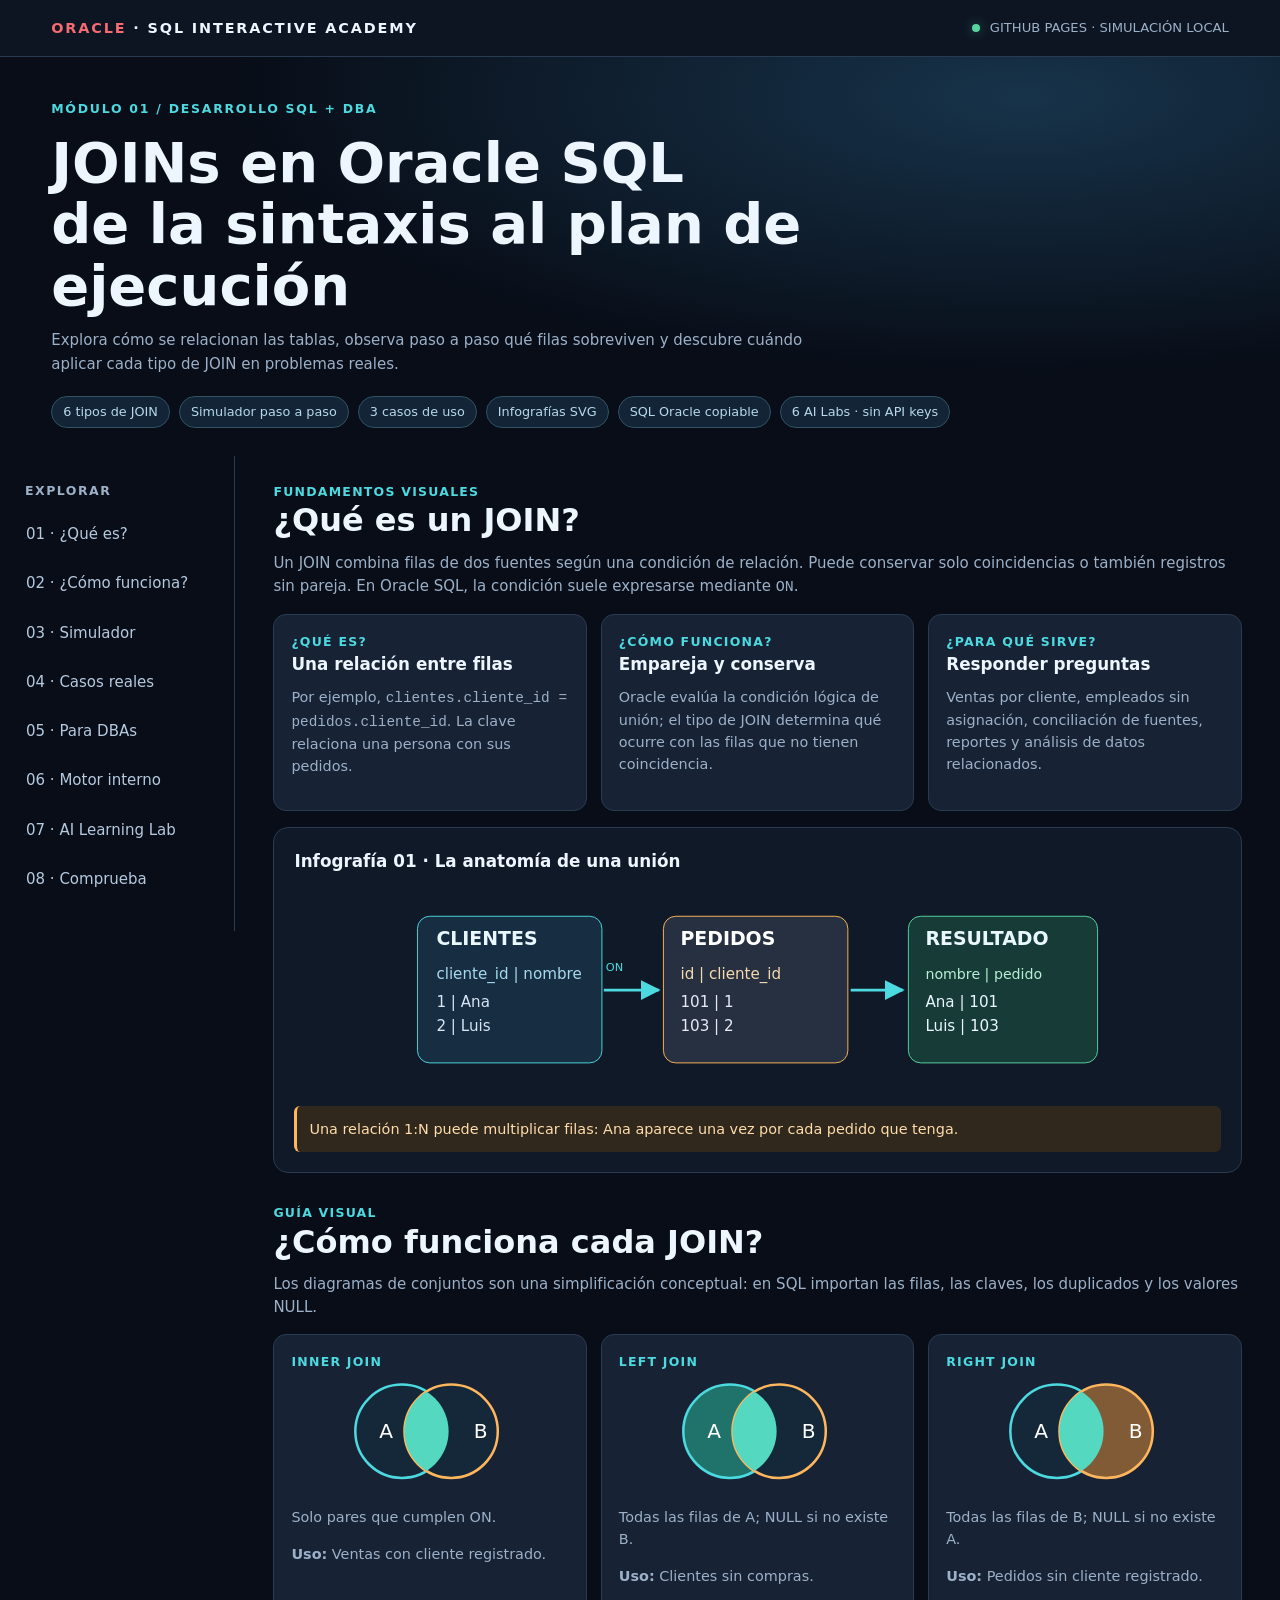
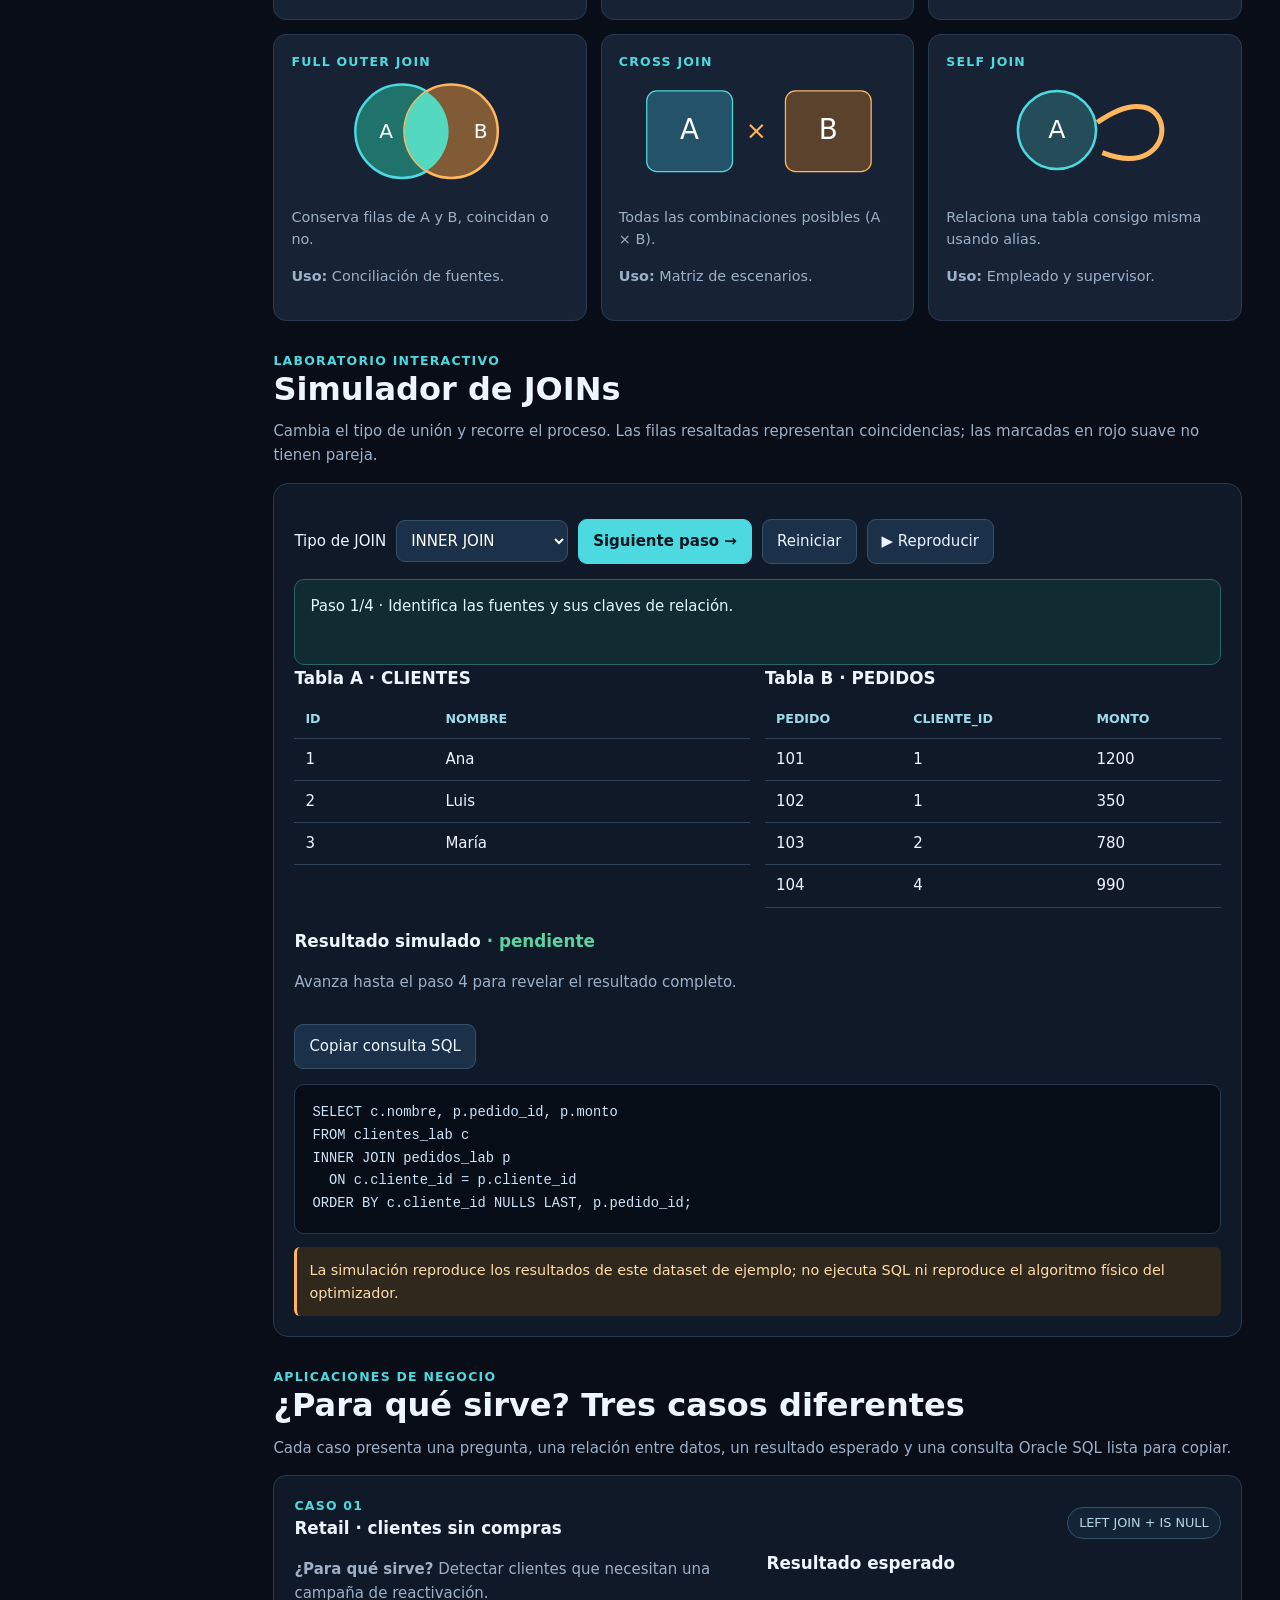
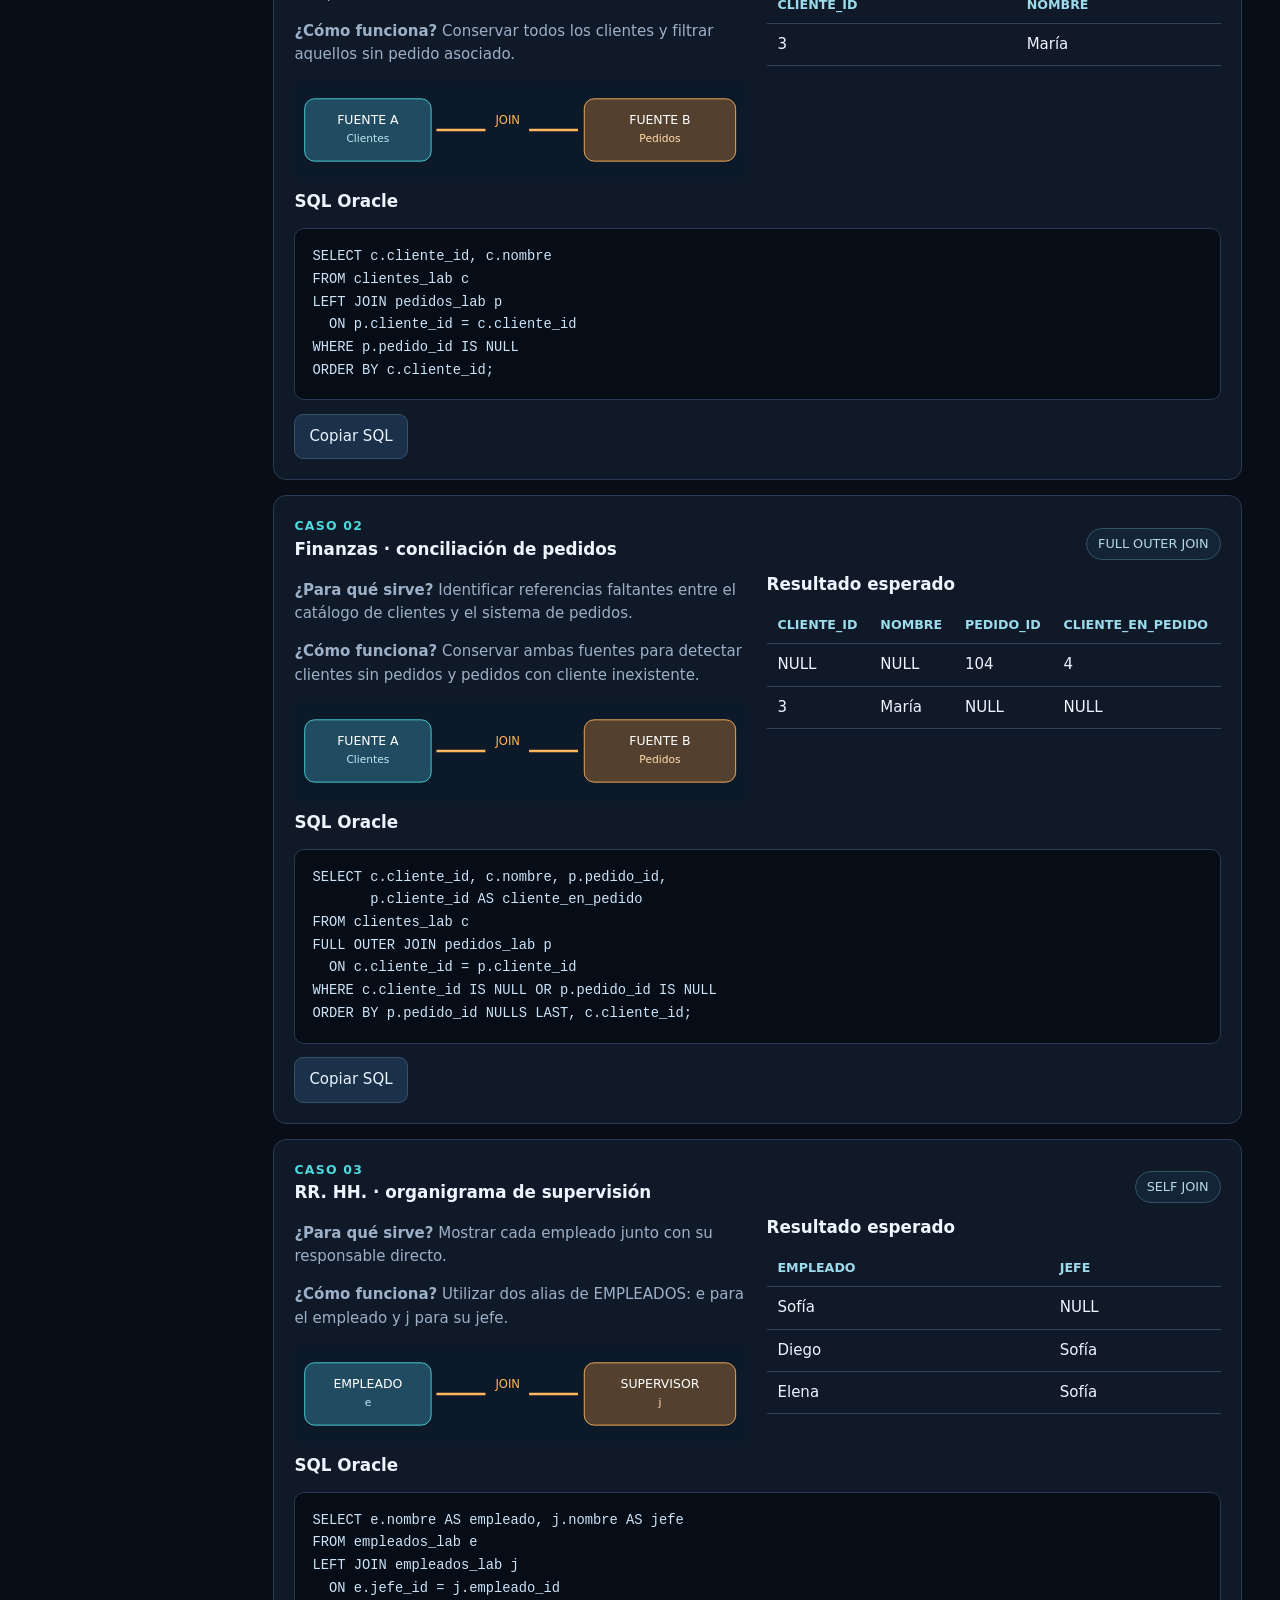
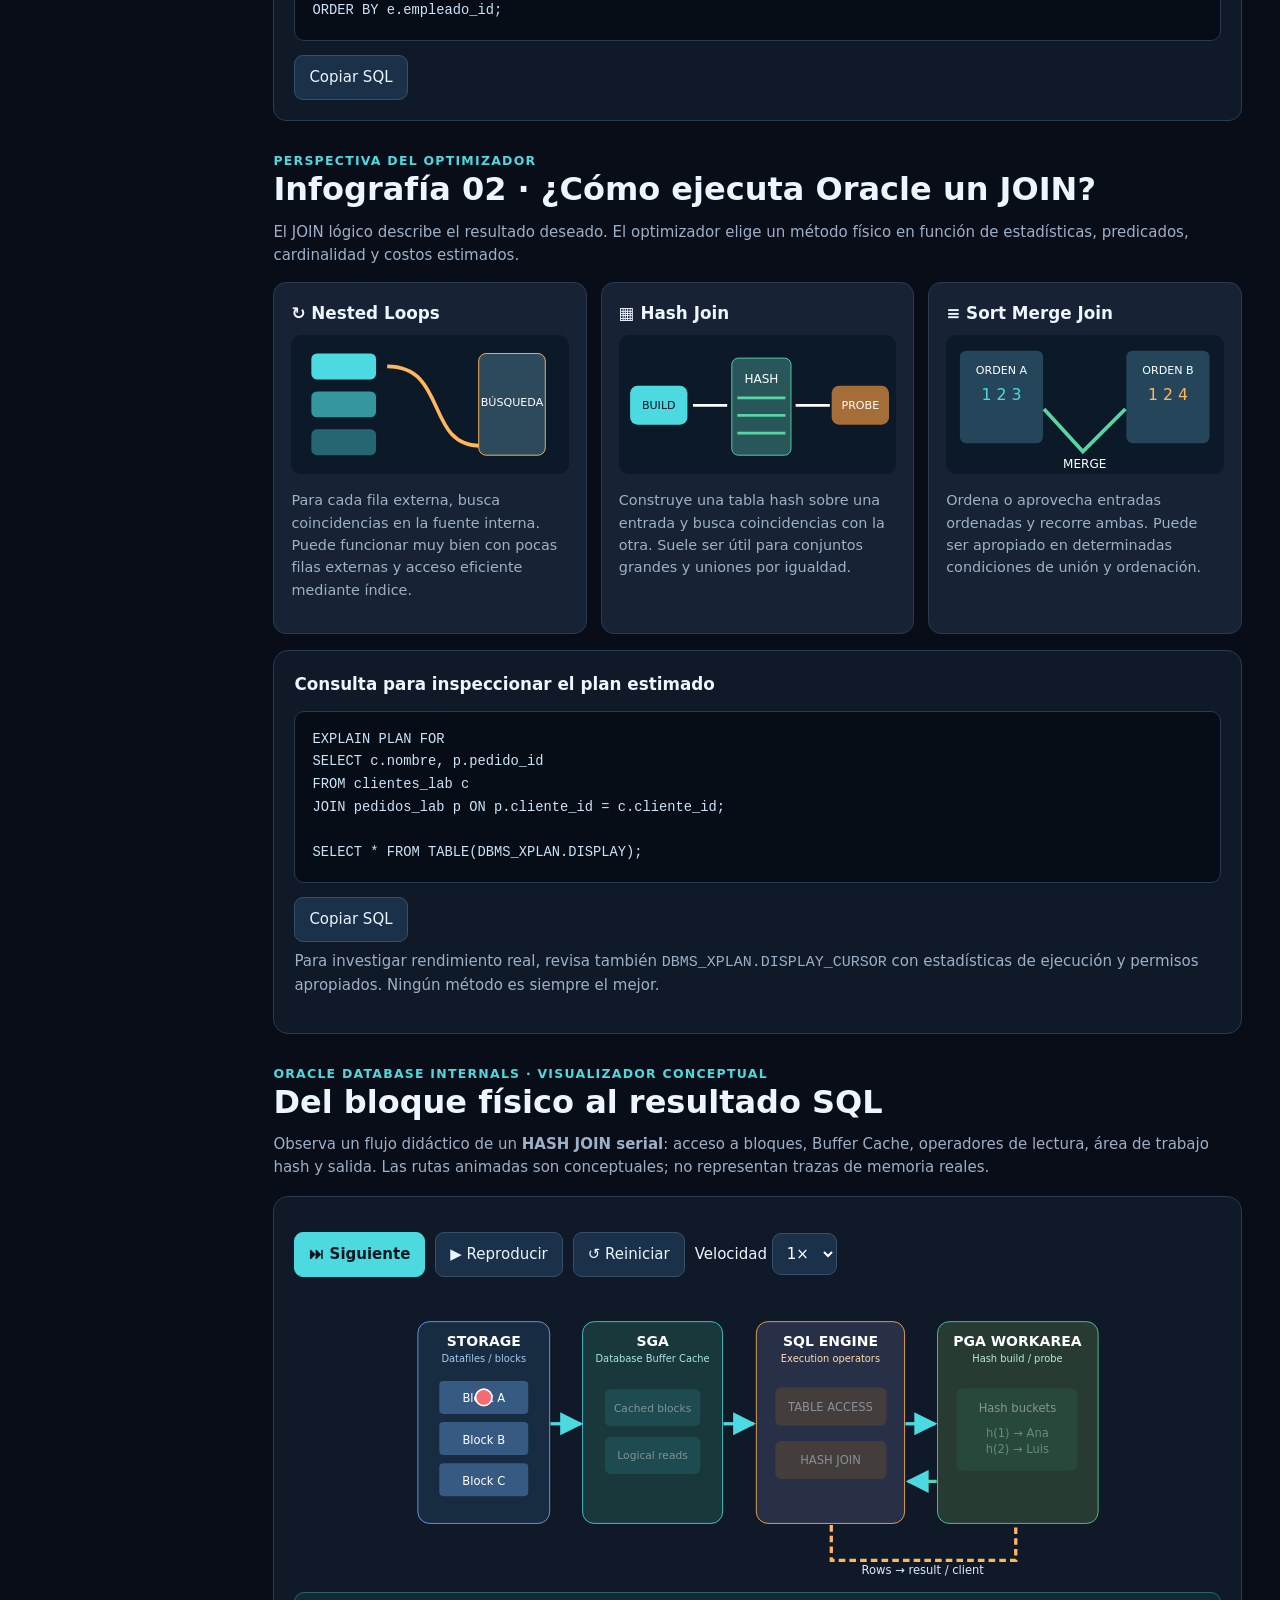
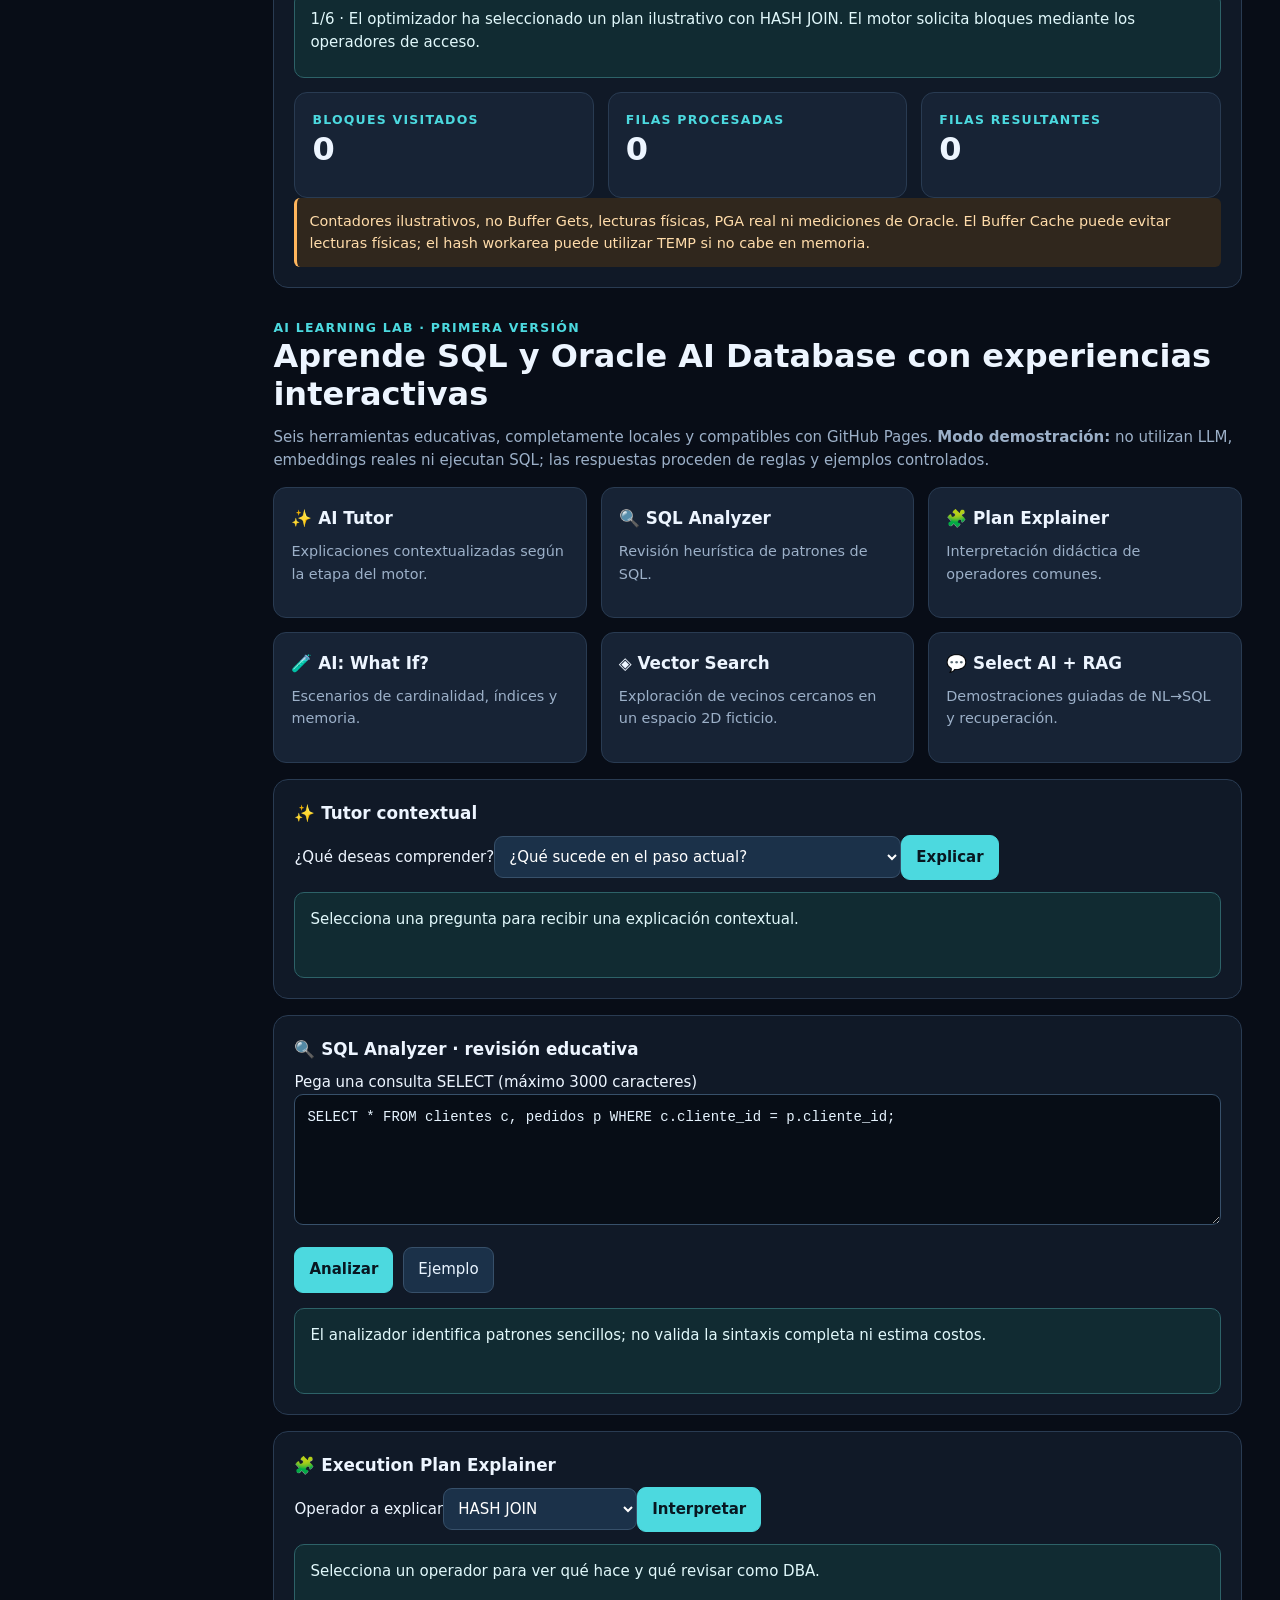
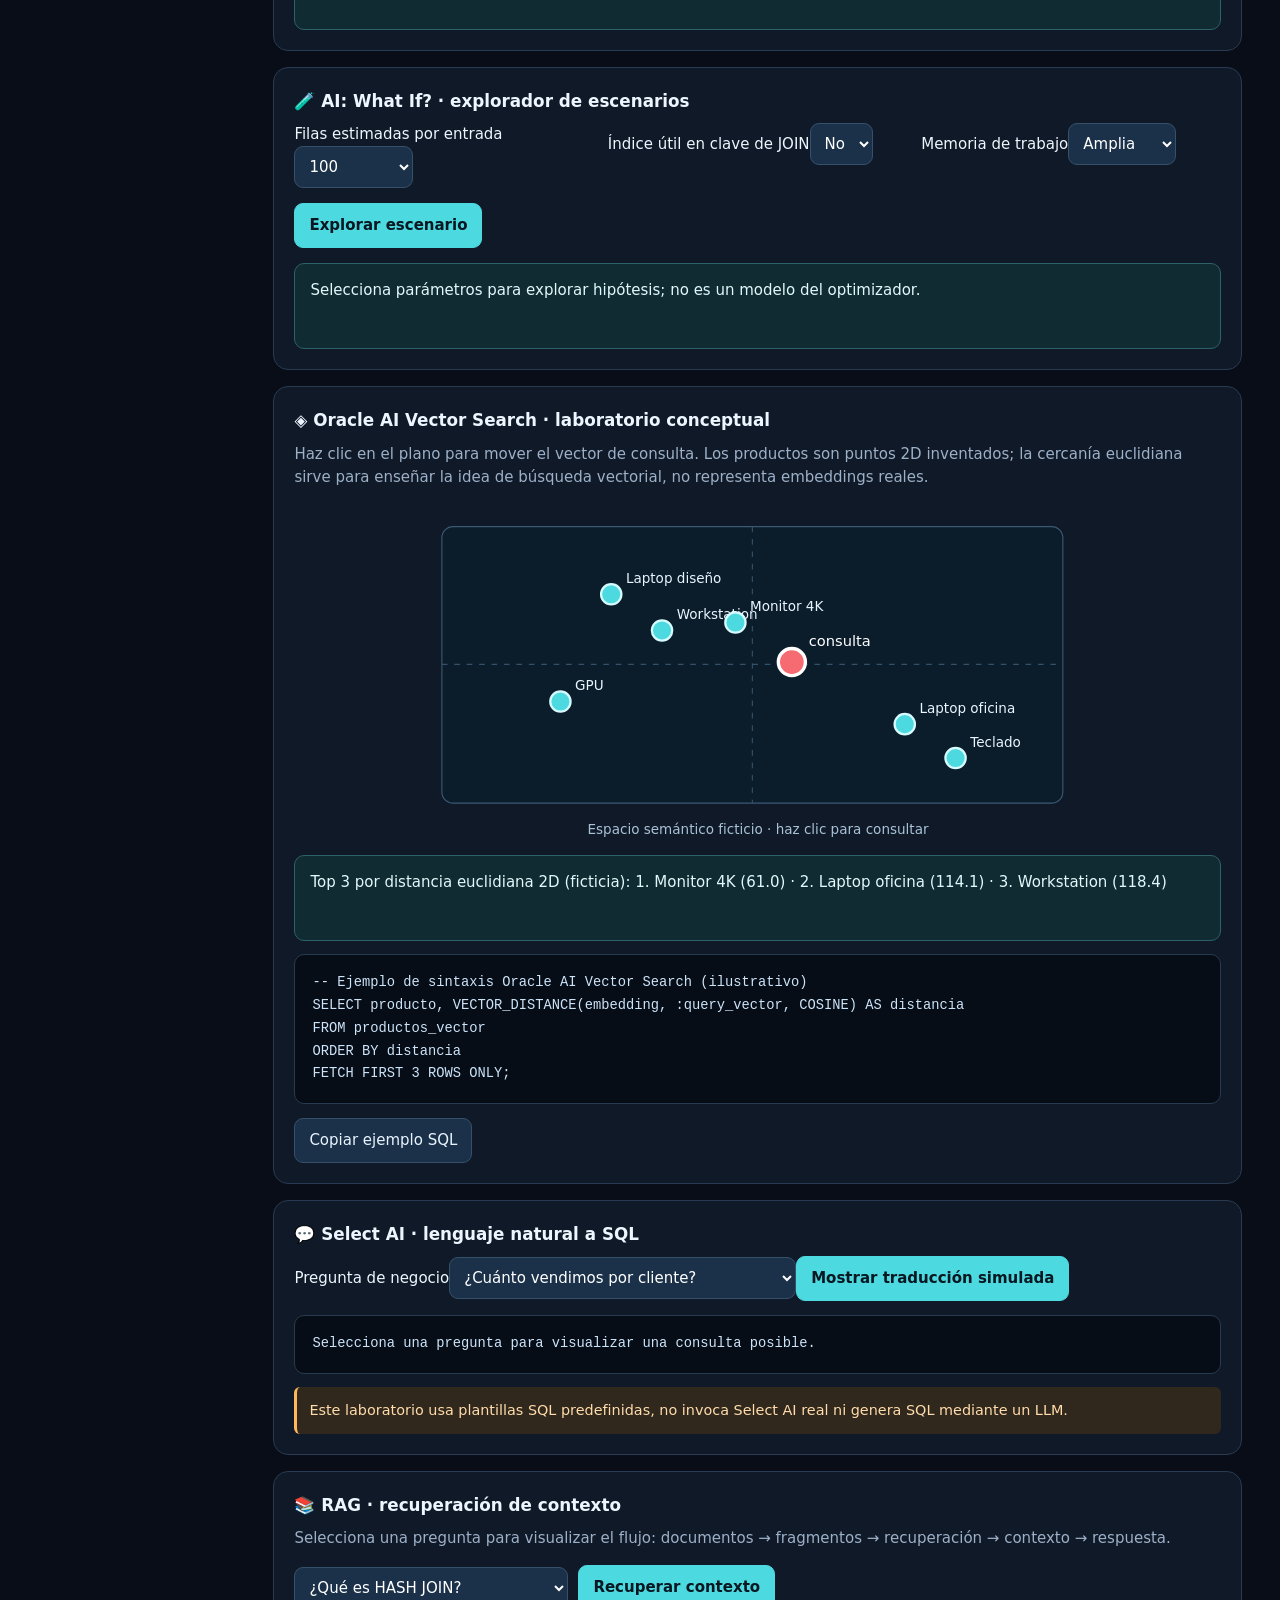
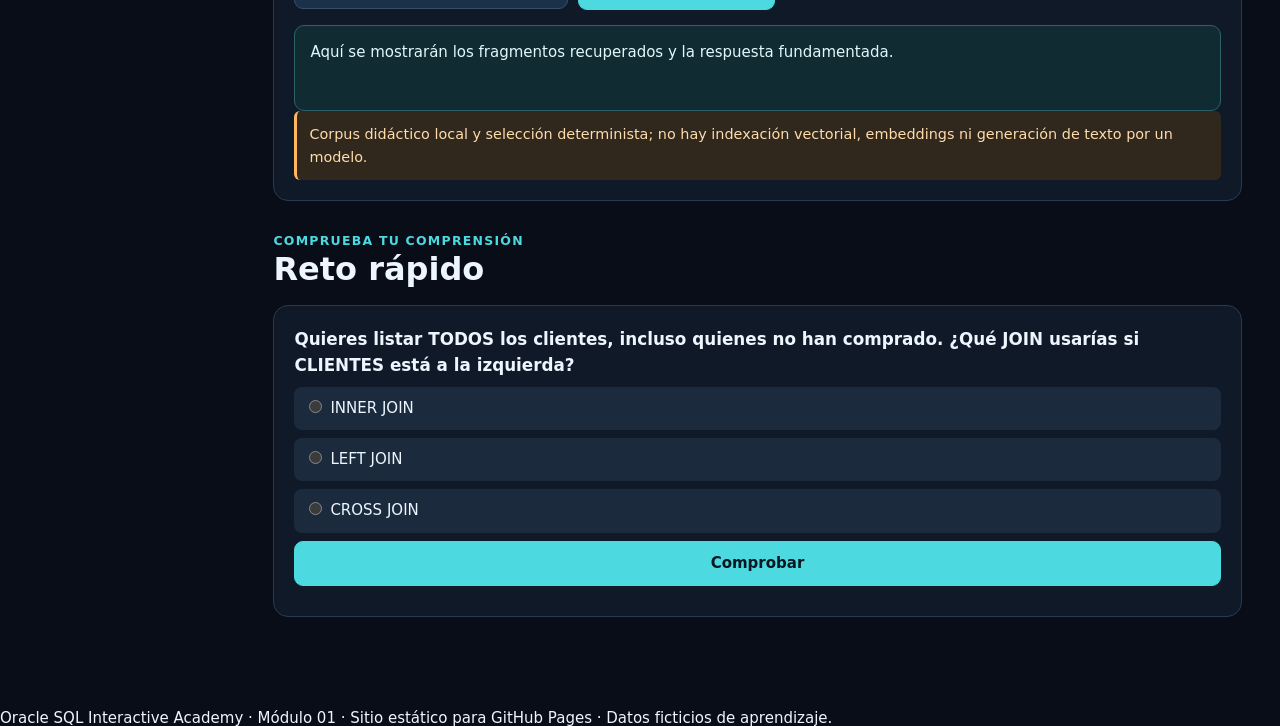
<file: oracle-sql-engine-academy/index.html>
<!DOCTYPE html>
<html lang="es"><head><meta charset="UTF-8"><meta name="viewport" content="width=device-width,initial-scale=1"><meta name="theme-color" content="#090e19"><title>Oracle SQL Academy · JOIN Lab</title>
<style>
:root{color-scheme:dark;--bg:#080d17;--surface:#101927;--card:#172335;--line:#293b52;--text:#edf5ff;--muted:#9cb0c8;--cyan:#4cd9df;--green:#58d5a0;--orange:#ffb65d;--red:#f66b71;--blue:#79a8ff}*{box-sizing:border-box}html{scroll-behavior:smooth}body{margin:0;background:var(--bg);color:var(--text);font:15px/1.55 Inter,system-ui,-apple-system,Segoe UI,sans-serif}button,select{font:inherit}button{cursor:pointer}button:focus-visible,select:focus-visible,a:focus-visible{outline:3px solid var(--cyan);outline-offset:3px}a{color:var(--cyan)}.top{padding:17px clamp(18px,4vw,60px);border-bottom:1px solid var(--line);display:flex;align-items:center;justify-content:space-between;gap:12px;flex-wrap:wrap;background:#0d1522}.brand{font-weight:800;letter-spacing:.13em;font-size:.9rem}.brand b{color:var(--red)}.status{display:flex;gap:10px;align-items:center;color:var(--muted);font-size:.82rem}.dot{width:8px;height:8px;border-radius:50%;background:var(--green);box-shadow:0 0 12px #58d5a077}.hero{padding:42px clamp(18px,4vw,60px) 28px;background:radial-gradient(ellipse at 80% 10%,#17334a 0,transparent 55%)}.eyebrow{color:var(--cyan);font-size:.78rem;font-weight:800;letter-spacing:.14em;text-transform:uppercase}h1{font-size:clamp(2rem,5vw,3.5rem);line-height:1.1;max-width:880px;margin:13px 0}h2{font-size:clamp(1.35rem,3vw,2rem);line-height:1.2;margin:0 0 12px}h3{margin:0 0 9px;font-size:1.05rem}p{color:var(--muted);margin:8px 0 15px}.hero p{max-width:800px}.chips{display:flex;flex-wrap:wrap;gap:9px;margin-top:20px}.chip{border:1px solid #2f5265;border-radius:100px;padding:5px 11px;color:#b7d8e9;background:#122436;font-size:.8rem}.shell{display:grid;grid-template-columns:235px minmax(0,1fr);max-width:1600px;margin:auto}.side{border-right:1px solid var(--line);padding:25px 15px;position:sticky;top:0;height:max-content}.side small{display:block;color:var(--muted);font-weight:700;margin:0 10px 12px;letter-spacing:.12em}.side a{display:block;text-decoration:none;padding:11px;border-radius:9px;color:#b5c9df;margin:4px 0}.side a:hover,.side a:focus{background:#1b3145;color:white}.main{padding:26px clamp(16px,3vw,45px) 60px;min-width:0}.section{margin:0 0 30px}.panel{background:var(--surface);border:1px solid var(--line);border-radius:15px;padding:20px;margin:16px 0}.grid{display:grid;grid-template-columns:repeat(3,minmax(0,1fr));gap:14px}.card{background:var(--card);border:1px solid var(--line);border-radius:13px;padding:17px;min-width:0}.card p{font-size:.9rem}.kicker{color:var(--cyan);font-size:.78rem;letter-spacing:.1em;text-transform:uppercase;font-weight:800}.visual{width:100%;max-width:700px;display:block;margin:12px auto}.legend{display:flex;gap:17px;flex-wrap:wrap;color:var(--muted);font-size:.85rem}.swatch{width:10px;height:10px;border-radius:50%;display:inline-block;margin-right:5px}.controls{display:flex;gap:10px;flex-wrap:wrap;align-items:center;margin:15px 0}.btn{border:1px solid #37506a;background:#1b3149;color:#e9f4ff;border-radius:9px;padding:10px 14px;min-height:42px}.btn.primary{background:var(--cyan);color:#081721;border-color:var(--cyan);font-weight:800}.btn:hover{filter:brightness(1.12)}select{border:1px solid #37506a;border-radius:9px;background:#1b3149;color:white;padding:10px;max-width:100%}.split{display:grid;grid-template-columns:1fr 1fr;gap:15px}.scroll{overflow:auto}table{border-collapse:collapse;width:100%;min-width:250px}th,td{padding:9px 11px;border-bottom:1px solid #304257;text-align:left;white-space:nowrap}th{color:#9cdbec;font-size:.79rem;text-transform:uppercase}tr.match td{background:#133a38}tr.unmatched td{background:#382c32}pre{background:#070d16;border:1px solid #273a4f;border-radius:10px;padding:17px;color:#cce4fa;overflow:auto;font-size:.86rem;line-height:1.65}code{font-family:ui-monospace,SFMono-Regular,Consolas,monospace}.hint{border-left:3px solid var(--orange);background:#30271d;color:#ffdcaa;padding:12px;border-radius:6px;font-size:.9rem}.stepbox{background:#112b32;border:1px solid #2d6268;padding:15px;border-radius:10px;min-height:86px;color:#e1f8fb}.badge{color:var(--green);font-weight:800}.case{border:1px solid var(--line);border-radius:13px;background:var(--surface);margin:15px 0;padding:20px}.case header{display:flex;justify-content:space-between;align-items:center;gap:10px;flex-wrap:wrap}.case .case-type{color:var(--orange);font-size:.8rem;font-weight:800}.case-grid{display:grid;grid-template-columns:1fr 1fr;gap:18px}.muted{color:var(--muted)}.diagram{width:100%;height:auto;max-height:250px;background:#0c1928;border-radius:10px}.quiz{display:grid;gap:8px}.quiz label{padding:10px;background:#1b2b3d;border-radius:8px;cursor:pointer}.quiz input{margin-right:8px}.feedback{margin-top:10px;color:var(--green);font-weight:700}.foot{border-top:1px solid var(--line);padding:25px;color:var(--muted);font-size:.85rem;text-align:center}@media(max-width:950px){.shell{grid-template-columns:1fr}.side{position:static;border-right:0;border-bottom:1px solid var(--line);display:flex;gap:8px;overflow:auto;padding:10px}.side small{display:none}.side a{white-space:nowrap}.grid{grid-template-columns:1fr 1fr}}@media(max-width:650px){.grid,.split,.case-grid{grid-template-columns:1fr}.hero{padding-top:26px}.panel,.case{padding:15px}}@media(prefers-reduced-motion:reduce){html{scroll-behavior:auto}}
</style></head><body>
<div class="top"><div class="brand"><b>ORACLE</b> · SQL INTERACTIVE ACADEMY</div><div class="status"><span class="dot"></span> GITHUB PAGES · SIMULACIÓN LOCAL</div></div>
<section class="hero"><div class="eyebrow">Módulo 01 / Desarrollo SQL + DBA</div><h1>JOINs en Oracle SQL<br>de la sintaxis al plan de ejecución</h1><p>Explora cómo se relacionan las tablas, observa paso a paso qué filas sobreviven y descubre cuándo aplicar cada tipo de JOIN en problemas reales.</p><div class="chips"><span class="chip">6 tipos de JOIN</span><span class="chip">Simulador paso a paso</span><span class="chip">3 casos de uso</span><span class="chip">Infografías SVG</span><span class="chip">SQL Oracle copiable</span><span class="chip">6 AI Labs · sin API keys</span></div></section>
<div class="shell"><nav class="side" aria-label="Navegación"><small>EXPLORAR</small><a href="#que">01 · ¿Qué es?</a><a href="#como">02 · ¿Cómo funciona?</a><a href="#simulador">03 · Simulador</a><a href="#casos">04 · Casos reales</a><a href="#dba">05 · Para DBAs</a><a href="#internals">06 · Motor interno</a><a href="#ai">07 · AI Learning Lab</a><a href="#reto">08 · Comprueba</a></nav>
<main class="main">
<section id="que" class="section"><div class="kicker">Fundamentos visuales</div><h2>¿Qué es un JOIN?</h2><p>Un JOIN combina filas de dos fuentes según una condición de relación. Puede conservar solo coincidencias o también registros sin pareja. En Oracle SQL, la condición suele expresarse mediante <code>ON</code>.</p>
<div class="grid"><article class="card"><div class="kicker">¿Qué es?</div><h3>Una relación entre filas</h3><p>Por ejemplo, <code>clientes.cliente_id = pedidos.cliente_id</code>. La clave relaciona una persona con sus pedidos.</p></article><article class="card"><div class="kicker">¿Cómo funciona?</div><h3>Empareja y conserva</h3><p>Oracle evalúa la condición lógica de unión; el tipo de JOIN determina qué ocurre con las filas que no tienen coincidencia.</p></article><article class="card"><div class="kicker">¿Para qué sirve?</div><h3>Responder preguntas</h3><p>Ventas por cliente, empleados sin asignación, conciliación de fuentes, reportes y análisis de datos relacionados.</p></article></div>
<div class="panel"><h3>Infografía 01 · La anatomía de una unión</h3><svg class="visual" viewBox="0 0 740 220" role="img" aria-label="CLIENTES y PEDIDOS se relacionan por cliente_id y producen un resultado conjunto"><defs><marker id="arrow" viewBox="0 0 10 10" refX="9" refY="5" markerWidth="7" markerHeight="7" orient="auto"><path d="M0 0L10 5L0 10Z" fill="#4cd9df"/></marker></defs><rect x="10" y="32" width="195" height="155" rx="13" fill="#172d41" stroke="#4cd9df"/><text x="30" y="62" fill="#e9f7ff" font-size="20" font-weight="bold">CLIENTES</text><text x="30" y="98" fill="#a7d9ee" font-size="16">cliente_id | nombre</text><text x="30" y="128" fill="#d7e5f5" font-size="16">1 | Ana</text><text x="30" y="153" fill="#d7e5f5" font-size="16">2 | Luis</text><rect x="270" y="32" width="195" height="155" rx="13" fill="#263040" stroke="#ffb65d"/><text x="288" y="62" fill="#fff" font-size="20" font-weight="bold">PEDIDOS</text><text x="288" y="98" fill="#f5d9ae" font-size="16">id | cliente_id</text><text x="288" y="128" fill="#e7e9f5" font-size="16">101 | 1</text><text x="288" y="153" fill="#e7e9f5" font-size="16">103 | 2</text><path d="M207 110H265" stroke="#4cd9df" stroke-width="3" marker-end="url(#arrow)"/><text x="209" y="90" fill="#4cd9df" font-size="12">ON</text><path d="M468 110H523" stroke="#4cd9df" stroke-width="3" marker-end="url(#arrow)"/><rect x="529" y="32" width="200" height="155" rx="13" fill="#173b37" stroke="#58d5a0"/><text x="547" y="62" fill="#e9f7ff" font-size="20" font-weight="bold">RESULTADO</text><text x="547" y="98" fill="#b7f0d4" font-size="15">nombre | pedido</text><text x="547" y="128" fill="#e9f7ff" font-size="16">Ana | 101</text><text x="547" y="153" fill="#e9f7ff" font-size="16">Luis | 103</text></svg><div class="hint">Una relación 1:N puede multiplicar filas: Ana aparece una vez por cada pedido que tenga.</div></div></section>
<section id="como" class="section"><div class="kicker">Guía visual</div><h2>¿Cómo funciona cada JOIN?</h2><p>Los diagramas de conjuntos son una simplificación conceptual: en SQL importan las filas, las claves, los duplicados y los valores NULL.</p><div class="grid" id="joinCards"></div></section>
<section id="simulador" class="section"><div class="kicker">Laboratorio interactivo</div><h2>Simulador de JOINs</h2><p>Cambia el tipo de unión y recorre el proceso. Las filas resaltadas representan coincidencias; las marcadas en rojo suave no tienen pareja.</p>
<div class="panel"><div class="controls"><label for="joinSelect">Tipo de JOIN</label><select id="joinSelect"><option value="INNER">INNER JOIN</option><option value="LEFT">LEFT JOIN</option><option value="RIGHT">RIGHT JOIN</option><option value="FULL">FULL OUTER JOIN</option><option value="CROSS">CROSS JOIN</option><option value="SELF">SELF JOIN</option></select><button class="btn primary" id="nextStep">Siguiente paso →</button><button class="btn" id="resetStep">Reiniciar</button><button class="btn" id="autoPlay" aria-pressed="false">▶ Reproducir</button></div><div class="stepbox" id="stepText" aria-live="polite"></div><div class="split"><div><h3>Tabla A · CLIENTES</h3><div class="scroll" id="tableA"></div></div><div><h3>Tabla B · PEDIDOS</h3><div class="scroll" id="tableB"></div></div></div><h3 style="margin-top:20px">Resultado simulado <span class="badge" id="rowCount"></span></h3><div class="scroll" id="resultTable"></div><div class="controls"><button class="btn" id="copySql">Copiar consulta SQL</button><span class="muted" id="copyMsg" aria-live="polite"></span></div><pre id="sqlCode"></pre><div class="hint">La simulación reproduce los resultados de este dataset de ejemplo; no ejecuta SQL ni reproduce el algoritmo físico del optimizador.</div></div></section>
<section id="casos" class="section"><div class="kicker">Aplicaciones de negocio</div><h2>¿Para qué sirve? Tres casos diferentes</h2><p>Cada caso presenta una pregunta, una relación entre datos, un resultado esperado y una consulta Oracle SQL lista para copiar.</p><div id="cases"></div></section>
<section id="dba" class="section"><div class="kicker">Perspectiva del optimizador</div><h2>Infografía 02 · ¿Cómo ejecuta Oracle un JOIN?</h2><p>El JOIN lógico describe el resultado deseado. El optimizador elige un método físico en función de estadísticas, predicados, cardinalidad y costos estimados.</p>
<div class="grid"><article class="card"><h3>↻ Nested Loops</h3><svg class="diagram" viewBox="0 0 300 150" role="img" aria-label="Una fila externa busca coincidencias en una fuente interna"><rect x="22" y="20" width="70" height="28" rx="6" fill="#4cd9df"/><rect x="22" y="61" width="70" height="28" rx="6" fill="#4cd9df" opacity=".65"/><rect x="22" y="102" width="70" height="28" rx="6" fill="#4cd9df" opacity=".4"/><path d="M104 34C170 34 145 120 205 120" fill="none" stroke="#ffb65d" stroke-width="4"/><rect x="203" y="20" width="72" height="110" rx="8" fill="#2d4a5d" stroke="#ffb65d"/><text x="239" y="77" text-anchor="middle" fill="#fff" font-size="12">BÚSQUEDA</text></svg><p>Para cada fila externa, busca coincidencias en la fuente interna. Puede funcionar muy bien con pocas filas externas y acceso eficiente mediante índice.</p></article><article class="card"><h3>▦ Hash Join</h3><svg class="diagram" viewBox="0 0 300 150" role="img" aria-label="Construcción de hash y búsqueda de coincidencias"><rect x="12" y="55" width="62" height="42" rx="8" fill="#4cd9df"/><text x="43" y="80" text-anchor="middle" fill="#081721" font-size="12">BUILD</text><path d="M80 76H117" stroke="#fff" stroke-width="3"/><rect x="122" y="25" width="64" height="105" rx="7" fill="#28565a" stroke="#58d5a0"/><text x="154" y="52" fill="#fff" text-anchor="middle" font-size="13">HASH</text><path d="M128 68H180M128 87H180M128 106H180" stroke="#58d5a0" stroke-width="3"/><path d="M191 76H228" stroke="#fff" stroke-width="3"/><rect x="230" y="55" width="62" height="42" rx="8" fill="#a56e39"/><text x="261" y="80" text-anchor="middle" fill="#fff" font-size="12">PROBE</text></svg><p>Construye una tabla hash sobre una entrada y busca coincidencias con la otra. Suele ser útil para conjuntos grandes y uniones por igualdad.</p></article><article class="card"><h3>≡ Sort Merge Join</h3><svg class="diagram" viewBox="0 0 300 150" role="img" aria-label="Dos entradas ordenadas se recorren para fusionar coincidencias"><rect x="15" y="17" width="90" height="100" rx="7" fill="#25465a"/><rect x="195" y="17" width="90" height="100" rx="7" fill="#25465a"/><text x="60" y="42" text-anchor="middle" fill="#fff" font-size="12">ORDEN A</text><text x="240" y="42" text-anchor="middle" fill="#fff" font-size="12">ORDEN B</text><text x="60" y="70" text-anchor="middle" fill="#4cd9df" font-size="17">1 2 3</text><text x="240" y="70" text-anchor="middle" fill="#ffb65d" font-size="17">1 2 4</text><path d="M106 80L148 126L194 80" fill="none" stroke="#58d5a0" stroke-width="4"/><text x="150" y="144" text-anchor="middle" fill="#fff" font-size="13">MERGE</text></svg><p>Ordena o aprovecha entradas ordenadas y recorre ambas. Puede ser apropiado en determinadas condiciones de unión y ordenación.</p></article></div>
<div class="panel"><h3>Consulta para inspeccionar el plan estimado</h3><pre id="planSql">EXPLAIN PLAN FOR
SELECT c.nombre, p.pedido_id
FROM clientes_lab c
JOIN pedidos_lab p ON p.cliente_id = c.cliente_id;

SELECT * FROM TABLE(DBMS_XPLAN.DISPLAY);</pre><button class="btn" data-copy="planSql">Copiar SQL</button><p>Para investigar rendimiento real, revisa también <code>DBMS_XPLAN.DISPLAY_CURSOR</code> con estadísticas de ejecución y permisos apropiados. Ningún método es siempre el mejor.</p></div></section>

<section id="internals" class="section"><div class="kicker">Oracle Database Internals · Visualizador conceptual</div><h2>Del bloque físico al resultado SQL</h2><p>Observa un flujo didáctico de un <strong>HASH JOIN serial</strong>: acceso a bloques, Buffer Cache, operadores de lectura, área de trabajo hash y salida. Las rutas animadas son conceptuales; no representan trazas de memoria reales.</p>
<div class="panel"><div class="controls"><button class="btn primary" id="engineNext">⏭ Siguiente</button><button class="btn" id="enginePlay">▶ Reproducir</button><button class="btn" id="engineReset">↺ Reiniciar</button><label>Velocidad <select id="engineSpeed"><option value="2200">1×</option><option value="1100">2×</option><option value="550">4×</option></select></label></div>
<svg class="visual" id="engineSvg" viewBox="0 0 850 350" role="img" aria-label="Infografía de almacenamiento, SGA Buffer Cache, SQL Engine, PGA hash workarea y resultado"><defs><marker id="engArrow" viewBox="0 0 10 10" refX="9" refY="5" markerWidth="7" markerHeight="7" orient="auto"><path d="M0 0L10 5L0 10Z" fill="#4cd9df"/></marker></defs>
<rect x="12" y="36" width="160" height="245" rx="14" fill="#172b41" stroke="#79a8ff"/><text x="92" y="65" fill="white" text-anchor="middle" font-size="17" font-weight="bold">STORAGE</text><text x="92" y="85" fill="#a8c8f0" text-anchor="middle" font-size="12">Datafiles / blocks</text><g id="eng0"><rect x="38" y="108" width="108" height="40" rx="5" fill="#365a81"/><rect x="38" y="158" width="108" height="40" rx="5" fill="#365a81"/><rect x="38" y="208" width="108" height="40" rx="5" fill="#365a81"/><text x="92" y="134" fill="white" text-anchor="middle" font-size="14">Block A</text><text x="92" y="184" fill="white" text-anchor="middle" font-size="14">Block B</text><text x="92" y="234" fill="white" text-anchor="middle" font-size="14">Block C</text></g>
<rect x="212" y="36" width="170" height="245" rx="14" fill="#18383b" stroke="#4cd9df"/><text x="297" y="65" fill="white" text-anchor="middle" font-size="17" font-weight="bold">SGA</text><text x="297" y="85" fill="#a9e5e6" text-anchor="middle" font-size="12">Database Buffer Cache</text><g id="eng1"><rect x="239" y="118" width="116" height="45" rx="7" fill="#266268"/><rect x="239" y="176" width="116" height="45" rx="7" fill="#266268"/><text x="297" y="146" fill="white" text-anchor="middle" font-size="13">Cached blocks</text><text x="297" y="203" fill="white" text-anchor="middle" font-size="13">Logical reads</text></g>
<rect x="423" y="36" width="180" height="245" rx="14" fill="#273046" stroke="#ffb65d"/><text x="513" y="65" fill="white" text-anchor="middle" font-size="17" font-weight="bold">SQL ENGINE</text><text x="513" y="85" fill="#ffdcac" text-anchor="middle" font-size="12">Execution operators</text><g id="eng2"><rect x="446" y="116" width="135" height="46" rx="7" fill="#665032"/><text x="513" y="144" fill="white" text-anchor="middle" font-size="14">TABLE ACCESS</text><rect x="446" y="181" width="135" height="46" rx="7" fill="#665032"/><text x="513" y="209" fill="white" text-anchor="middle" font-size="14">HASH JOIN</text></g>
<rect x="643" y="36" width="195" height="245" rx="14" fill="#273b33" stroke="#58d5a0"/><text x="740" y="65" fill="white" text-anchor="middle" font-size="17" font-weight="bold">PGA WORKAREA</text><text x="740" y="85" fill="#b4eed5" text-anchor="middle" font-size="12">Hash build / probe</text><g id="eng3"><rect x="666" y="117" width="147" height="100" rx="8" fill="#285843"/><text x="740" y="146" fill="white" text-anchor="middle" font-size="14">Hash buckets</text><text x="740" y="176" fill="#a9f1d0" text-anchor="middle" font-size="14">h(1) → Ana</text><text x="740" y="196" fill="#a9f1d0" text-anchor="middle" font-size="14">h(2) → Luis</text></g>
<path id="path01" d="M173 160H210" stroke="#4cd9df" stroke-width="4" marker-end="url(#engArrow)"/><path id="path12" d="M383 160H420" stroke="#4cd9df" stroke-width="4" marker-end="url(#engArrow)"/><path id="path23" d="M604 160H640" stroke="#4cd9df" stroke-width="4" marker-end="url(#engArrow)"/><path id="path32" d="M642 230H607" stroke="#58d5a0" stroke-width="4" marker-end="url(#engArrow)"/><path id="pathout" d="M514 283V326H738V284" fill="none" stroke="#ffb65d" stroke-width="4" stroke-dasharray="8 5"/><text x="625" y="342" fill="#dceaff" text-anchor="middle" font-size="14">Rows → result / client</text><circle id="enginePacket" cx="172" cy="160" r="10" fill="#f66b71" stroke="white" stroke-width="2"/></svg>
<div class="stepbox" id="engineExplain" aria-live="polite"></div><div class="grid" style="margin-top:14px"><div class="card"><div class="kicker">Bloques visitados</div><h2 id="mBlocks">0</h2></div><div class="card"><div class="kicker">Filas procesadas</div><h2 id="mRows">0</h2></div><div class="card"><div class="kicker">Filas resultantes</div><h2 id="mOutput">0</h2></div></div><div class="hint">Contadores ilustrativos, no Buffer Gets, lecturas físicas, PGA real ni mediciones de Oracle. El Buffer Cache puede evitar lecturas físicas; el hash workarea puede utilizar TEMP si no cabe en memoria.</div></div></section>
<section id="ai" class="section"><div class="kicker">AI Learning Lab · primera versión</div><h2>Aprende SQL y Oracle AI Database con experiencias interactivas</h2><p>Seis herramientas educativas, completamente locales y compatibles con GitHub Pages. <strong>Modo demostración:</strong> no utilizan LLM, embeddings reales ni ejecutan SQL; las respuestas proceden de reglas y ejemplos controlados.</p>
<div class="grid"><div class="card"><h3>✨ AI Tutor</h3><p>Explicaciones contextualizadas según la etapa del motor.</p></div><div class="card"><h3>🔍 SQL Analyzer</h3><p>Revisión heurística de patrones de SQL.</p></div><div class="card"><h3>🧩 Plan Explainer</h3><p>Interpretación didáctica de operadores comunes.</p></div><div class="card"><h3>🧪 AI: What If?</h3><p>Escenarios de cardinalidad, índices y memoria.</p></div><div class="card"><h3>◈ Vector Search</h3><p>Exploración de vecinos cercanos en un espacio 2D ficticio.</p></div><div class="card"><h3>💬 Select AI + RAG</h3><p>Demostraciones guiadas de NL→SQL y recuperación.</p></div></div>
<div class="panel"><h3>✨ Tutor contextual</h3><label for="tutorQuestion">¿Qué deseas comprender?</label><select id="tutorQuestion"><option value="current">¿Qué sucede en el paso actual?</option><option value="pga">¿Qué ocurre si falta memoria PGA?</option><option value="join">¿Por qué HASH JOIN y no NESTED LOOPS?</option><option value="cache">¿Cuál es la diferencia entre Buffer Cache y PGA?</option></select><button class="btn primary" id="askTutor">Explicar</button><div class="stepbox" id="tutorAnswer" aria-live="polite" style="margin-top:12px">Selecciona una pregunta para recibir una explicación contextual.</div></div>
<div class="panel"><h3>🔍 SQL Analyzer · revisión educativa</h3><label for="sqlInput">Pega una consulta SELECT (máximo 3000 caracteres)</label><textarea id="sqlInput" rows="5" maxlength="3000" spellcheck="false" style="width:100%;background:#070d16;color:#e7f4ff;border:1px solid #37506a;border-radius:9px;padding:12px;font:14px/1.5 monospace">SELECT * FROM clientes c, pedidos p WHERE c.cliente_id = p.cliente_id;</textarea><div class="controls"><button class="btn primary" id="analyzeSql">Analizar</button><button class="btn" id="resetSql">Ejemplo</button></div><div id="sqlAnalysis" class="stepbox" aria-live="polite">El analizador identifica patrones sencillos; no valida la sintaxis completa ni estima costos.</div></div>
<div class="panel"><h3>🧩 Execution Plan Explainer</h3><label for="planSelect">Operador a explicar</label><select id="planSelect"><option value="HASH JOIN">HASH JOIN</option><option value="NESTED LOOPS">NESTED LOOPS</option><option value="MERGE JOIN">MERGE JOIN</option><option value="TABLE ACCESS FULL">TABLE ACCESS FULL</option><option value="INDEX RANGE SCAN">INDEX RANGE SCAN</option><option value="SORT ORDER BY">SORT ORDER BY</option></select><button class="btn primary" id="explainPlan">Interpretar</button><div class="stepbox" id="planAnswer" aria-live="polite" style="margin-top:12px">Selecciona un operador para ver qué hace y qué revisar como DBA.</div></div>
<div class="panel"><h3>🧪 AI: What If? · explorador de escenarios</h3><div class="grid"><div><label for="whatRows">Filas estimadas por entrada</label><select id="whatRows"><option value="100">100</option><option value="10000">10 000</option><option value="1000000">1 000 000</option></select></div><div><label for="whatIndex">Índice útil en clave de JOIN</label><select id="whatIndex"><option value="no">No</option><option value="yes">Sí</option></select></div><div><label for="whatMem">Memoria de trabajo</label><select id="whatMem"><option value="ample">Amplia</option><option value="low">Limitada</option></select></div></div><div class="controls"><button class="btn primary" id="runWhat">Explorar escenario</button></div><div class="stepbox" id="whatAnswer" aria-live="polite">Selecciona parámetros para explorar hipótesis; no es un modelo del optimizador.</div></div>
<div class="panel"><h3>◈ Oracle AI Vector Search · laboratorio conceptual</h3><p>Haz clic en el plano para mover el vector de consulta. Los productos son puntos 2D inventados; la cercanía euclidiana sirve para enseñar la idea de búsqueda vectorial, no representa embeddings reales.</p><svg class="visual" id="vectorSvg" viewBox="0 0 620 300" role="img" aria-label="Plano vectorial interactivo con productos y punto de consulta"><rect x="30" y="20" width="550" height="245" rx="10" fill="#0b1c2b" stroke="#3c5874"/><path d="M30 142H580M305 20V265" stroke="#35516a" stroke-dasharray="5 6"/><text x="310" y="292" text-anchor="middle" fill="#a8c2d8" font-size="12">Espacio semántico ficticio · haz clic para consultar</text><g id="vectorDots"></g><g id="vectorQuery"><circle cx="340" cy="140" r="12" fill="#f66b71" stroke="white" stroke-width="3"/><text x="355" y="126" fill="#fff" font-size="13">consulta</text></g></svg><div class="stepbox" id="vectorResult" aria-live="polite"></div><pre id="vectorSql">-- Ejemplo de sintaxis Oracle AI Vector Search (ilustrativo)
SELECT producto, VECTOR_DISTANCE(embedding, :query_vector, COSINE) AS distancia
FROM productos_vector
ORDER BY distancia
FETCH FIRST 3 ROWS ONLY;</pre><button class="btn" data-copy="vectorSql">Copiar ejemplo SQL</button></div>
<div class="panel"><h3>💬 Select AI · lenguaje natural a SQL</h3><label for="nlQuestion">Pregunta de negocio</label><select id="nlQuestion"><option value="total">¿Cuánto vendimos por cliente?</option><option value="missing">¿Qué clientes no tienen pedidos?</option><option value="high">¿Cuáles son los pedidos mayores a 500?</option></select><button class="btn primary" id="generateSql">Mostrar traducción simulada</button><pre id="nlSql">Selecciona una pregunta para visualizar una consulta posible.</pre><div class="hint">Este laboratorio usa plantillas SQL predefinidas, no invoca Select AI real ni genera SQL mediante un LLM.</div></div>
<div class="panel"><h3>📚 RAG · recuperación de contexto</h3><p>Selecciona una pregunta para visualizar el flujo: documentos → fragmentos → recuperación → contexto → respuesta.</p><div class="controls"><select id="ragQ"><option value="hash">¿Qué es HASH JOIN?</option><option value="pga">¿Qué hace la PGA?</option><option value="vector">¿Para qué sirve Vector Search?</option></select><button class="btn primary" id="runRag">Recuperar contexto</button></div><div class="stepbox" id="ragResult" aria-live="polite">Aquí se mostrarán los fragmentos recuperados y la respuesta fundamentada.</div><div class="hint">Corpus didáctico local y selección determinista; no hay indexación vectorial, embeddings ni generación de texto por un modelo.</div></div>
</section>
<section id="reto" class="section"><div class="kicker">Comprueba tu comprensión</div><h2>Reto rápido</h2><div class="panel"><h3>Quieres listar TODOS los clientes, incluso quienes no han comprado. ¿Qué JOIN usarías si CLIENTES está a la izquierda?</h3><form id="quiz" class="quiz"><label><input type="radio" name="q" value="INNER">INNER JOIN</label><label><input type="radio" name="q" value="LEFT">LEFT JOIN</label><label><input type="radio" name="q" value="CROSS">CROSS JOIN</label><button class="btn primary" type="submit">Comprobar</button></form><div class="feedback" id="feedback" aria-live="polite"></div></div></section>
</main></div><footer>Oracle SQL Interactive Academy · Módulo 01 · Sitio estático para GitHub Pages · Datos ficticios de aprendizaje.</footer>
<script>
const $=id=>document.getElementById(id);
const clients=[{cliente_id:1,nombre:"Ana"},{cliente_id:2,nombre:"Luis"},{cliente_id:3,nombre:"María"}];
const orders=[{pedido_id:101,cliente_id:1,monto:1200},{pedido_id:102,cliente_id:1,monto:350},{pedido_id:103,cliente_id:2,monto:780},{pedido_id:104,cliente_id:4,monto:990}];
const types=[
["INNER","INNER JOIN","Solo pares que cumplen ON.","Ventas con cliente registrado."],
["LEFT","LEFT JOIN","Todas las filas de A; NULL si no existe B.","Clientes sin compras."],
["RIGHT","RIGHT JOIN","Todas las filas de B; NULL si no existe A.","Pedidos sin cliente registrado."],
["FULL","FULL OUTER JOIN","Conserva filas de A y B, coincidan o no.","Conciliación de fuentes."],
["CROSS","CROSS JOIN","Todas las combinaciones posibles (A × B).","Matriz de escenarios."],
["SELF","SELF JOIN","Relaciona una tabla consigo misma usando alias.","Empleado y supervisor."]
];
function venn(type){if(type==="CROSS")return '<svg viewBox="0 0 220 94" role="img" aria-label="Producto cartesiano"><rect x="22" y="15" width="68" height="64" rx="8" fill="#235269" stroke="#4cd9df"/><text x="56" y="53" text-anchor="middle" fill="white" font-size="22">A</text><text x="109" y="53" text-anchor="middle" fill="#ffb65d" font-size="20">×</text><rect x="132" y="15" width="68" height="64" rx="8" fill="#5b422c" stroke="#ffb65d"/><text x="166" y="53" text-anchor="middle" fill="white" font-size="22">B</text></svg>';if(type==="SELF")return '<svg viewBox="0 0 220 94" role="img" aria-label="Tabla unida consigo misma"><circle cx="88" cy="46" r="31" fill="#254d59" stroke="#4cd9df" stroke-width="2"/><text x="88" y="52" text-anchor="middle" fill="white" font-size="20">A</text><path d="M120 40C185 -6 190 90 124 64" fill="none" stroke="#ffb65d" stroke-width="4"/></svg>';const a=type==="LEFT"||type==="FULL",b=type==="RIGHT"||type==="FULL",inter=type==="INNER"||a||b;return `<svg viewBox="0 0 220 94" role="img" aria-label="Diagrama conceptual ${type}"><defs><clipPath id="clip${type}"><circle cx="127" cy="47" r="37"/></clipPath></defs><circle cx="88" cy="47" r="37" fill="${a?'#20736b':'#15283a'}" stroke="#4cd9df" stroke-width="2"/><circle cx="127" cy="47" r="37" fill="${b?'#805b35':'#15283a'}" stroke="#ffb65d" stroke-width="2"/><circle cx="88" cy="47" r="37" clip-path="url(#clip${type})" fill="${inter?'#54d8c0':'transparent'}"/><text x="70" y="52" fill="white" font-size="16">A</text><text x="145" y="52" fill="white" font-size="16">B</text></svg>`}
$("joinCards").innerHTML=types.map(t=>`<article class="card"><div class="kicker">${t[1]}</div>${venn(t[0])}<p>${t[2]}</p><p><strong>Uso:</strong> ${t[3]}</p></article>`).join("");
function tbl(head,rows,classes=[]){return `<table><thead><tr>${head.map(h=>`<th>${h}</th>`).join("")}</tr></thead><tbody>${rows.map((r,i)=>`<tr class="${classes[i]||''}">${r.map(x=>`<td>${x===null?'<em>NULL</em>':x}</td>`).join("")}</tr>`).join("")}</tbody></table>`}
let step=0,timer=null;const messages=["Paso 1/4 · Identifica las fuentes y sus claves de relación.","Paso 2/4 · Compara las filas según la condición ON (o genera combinaciones para CROSS).","Paso 3/4 · Conserva las filas según el tipo de JOIN; completa con NULL donde corresponda.","Paso 4/4 · Obtén el conjunto final de filas y revisa posibles duplicados."];
function dataset(t){if(t==="SELF"){const em=[{id:1,nombre:"Sofía",jefe:null},{id:2,nombre:"Diego",jefe:1},{id:3,nombre:"Elena",jefe:1}];return {a:em.map(e=>[e.id,e.nombre,e.jefe]),b:em.map(e=>[e.id,e.nombre,e.jefe]),ah:["ID","NOMBRE","JEFE_ID"],bh:["ID","NOMBRE","JEFE_ID"],rows:em.map(e=>[e.nombre,em.find(j=>j.id===e.jefe)?.nombre??null]),rh:["EMPLEADO","JEFE"]}}
const rows=[];if(t==="CROSS"){for(const c of clients)for(const o of orders)rows.push([c.nombre,o.pedido_id,o.monto]);return {a:clients.map(c=>[c.cliente_id,c.nombre]),b:orders.map(o=>[o.pedido_id,o.cliente_id,o.monto]),ah:["ID","NOMBRE"],bh:["PEDIDO","CLIENTE_ID","MONTO"],rows,rh:["NOMBRE","PEDIDO","MONTO"]}}
for(const c of clients){const matches=orders.filter(o=>o.cliente_id===c.cliente_id);if(matches.length)for(const o of matches)rows.push([c.nombre,o.pedido_id,o.monto]);else if(t==="LEFT"||t==="FULL")rows.push([c.nombre,null,null])}
if(t==="RIGHT"||t==="FULL")for(const o of orders.filter(o=>!clients.some(c=>c.cliente_id===o.cliente_id)))rows.push([null,o.pedido_id,o.monto]);
return {a:clients.map(c=>[c.cliente_id,c.nombre]),b:orders.map(o=>[o.pedido_id,o.cliente_id,o.monto]),ah:["ID","NOMBRE"],bh:["PEDIDO","CLIENTE_ID","MONTO"],rows,rh:["NOMBRE","PEDIDO","MONTO"]}}
function sql(t){if(t==="SELF")return "SELECT e.nombre AS empleado, j.nombre AS jefe\\nFROM empleados_lab e\\nLEFT JOIN empleados_lab j ON e.jefe_id = j.empleado_id\\nORDER BY e.empleado_id;";if(t==="CROSS")return "SELECT c.nombre, p.pedido_id, p.monto\\nFROM clientes_lab c\\nCROSS JOIN pedidos_lab p\\nORDER BY c.cliente_id, p.pedido_id;";return `SELECT c.nombre, p.pedido_id, p.monto\nFROM clientes_lab c\n${{INNER:"INNER",LEFT:"LEFT OUTER",RIGHT:"RIGHT OUTER",FULL:"FULL OUTER"}[t]} JOIN pedidos_lab p\n  ON c.cliente_id = p.cliente_id\nORDER BY c.cliente_id NULLS LAST, p.pedido_id;`}
function render(){const t=$("joinSelect").value,d=dataset(t);$("stepText").textContent=messages[step]+(t==="SELF"?" En SELF JOIN, ambas fuentes son alias de la misma tabla.":"");$("tableA").innerHTML=tbl(d.ah,d.a);$("tableB").innerHTML=tbl(d.bh,d.b);$("resultTable").innerHTML=step<3?'<p class="muted">Avanza hasta el paso 4 para revelar el resultado completo.</p>':tbl(d.rh,d.rows,d.rows.map(r=>r.some(v=>v===null)?"unmatched":"match"));$("rowCount").textContent=step===3?`· ${d.rows.length} filas`:"· pendiente";$("sqlCode").textContent=sql(t);$("nextStep").textContent=step===3?"Volver al inicio ↺":"Siguiente paso →"}
function stop(){if(timer){clearInterval(timer);timer=null}$("autoPlay").textContent="▶ Reproducir";$("autoPlay").setAttribute("aria-pressed","false")}
$("joinSelect").addEventListener("change",()=>{stop();step=0;render()});$("nextStep").addEventListener("click",()=>{step=(step+1)%4;render()});$("resetStep").addEventListener("click",()=>{stop();step=0;render()});$("autoPlay").addEventListener("click",()=>{if(timer){stop();return}step=0;render();$("autoPlay").textContent="Ⅱ Pausar";$("autoPlay").setAttribute("aria-pressed","true");timer=setInterval(()=>{if(step===3){stop();return}step++;render()},1700)});if(matchMedia("(prefers-reduced-motion: reduce)").matches){$("autoPlay").disabled=true;$("autoPlay").title="Animación desactivada por preferencia de movimiento reducido"}
async function copy(id){const text=$(id).textContent;try{await navigator.clipboard.writeText(text);$("copyMsg").textContent="Consulta copiada."}catch{$("copyMsg").textContent="Selecciona el bloque SQL y cópialo manualmente."}}
$("copySql").addEventListener("click",()=>copy("sqlCode"));document.querySelectorAll("[data-copy]").forEach(b=>b.addEventListener("click",()=>copy(b.dataset.copy)));
const cases=[
{num:"01",title:"Retail · clientes sin compras",tag:"LEFT JOIN + IS NULL",why:"Detectar clientes que necesitan una campaña de reactivación.",how:"Conservar todos los clientes y filtrar aquellos sin pedido asociado.",diagram:"CLIENTES → LEFT JOIN → PEDIDOS → FILTRO NULL",sql:"SELECT c.cliente_id, c.nombre\nFROM clientes_lab c\nLEFT JOIN pedidos_lab p\n  ON p.cliente_id = c.cliente_id\nWHERE p.pedido_id IS NULL\nORDER BY c.cliente_id;",result:[["3","María"]],head:["CLIENTE_ID","NOMBRE"]},
{num:"02",title:"Finanzas · conciliación de pedidos",tag:"FULL OUTER JOIN",why:"Identificar referencias faltantes entre el catálogo de clientes y el sistema de pedidos.",how:"Conservar ambas fuentes para detectar clientes sin pedidos y pedidos con cliente inexistente.",diagram:"CLIENTES ↔ FULL JOIN ↔ PEDIDOS → DIFERENCIAS",sql:"SELECT c.cliente_id, c.nombre, p.pedido_id,\n       p.cliente_id AS cliente_en_pedido\nFROM clientes_lab c\nFULL OUTER JOIN pedidos_lab p\n  ON c.cliente_id = p.cliente_id\nWHERE c.cliente_id IS NULL OR p.pedido_id IS NULL\nORDER BY p.pedido_id NULLS LAST, c.cliente_id;",result:[["NULL","NULL","104","4"],["3","María","NULL","NULL"]],head:["CLIENTE_ID","NOMBRE","PEDIDO_ID","CLIENTE_EN_PEDIDO"]},
{num:"03",title:"RR. HH. · organigrama de supervisión",tag:"SELF JOIN",why:"Mostrar cada empleado junto con su responsable directo.",how:"Utilizar dos alias de EMPLEADOS: e para el empleado y j para su jefe.",diagram:"EMPLEADOS (e) → JEFE_ID = ID → EMPLEADOS (j)",sql:"SELECT e.nombre AS empleado, j.nombre AS jefe\nFROM empleados_lab e\nLEFT JOIN empleados_lab j\n  ON e.jefe_id = j.empleado_id\nORDER BY e.empleado_id;",result:[["Sofía","NULL"],["Diego","Sofía"],["Elena","Sofía"]],head:["EMPLEADO","JEFE"]}
];
$("cases").innerHTML=cases.map((c,i)=>`<article class="case"><header><div><div class="kicker">CASO ${c.num}</div><h3>${c.title}</h3></div><span class="chip">${c.tag}</span></header><div class="case-grid"><div><p><strong>¿Para qué sirve?</strong> ${c.why}</p><p><strong>¿Cómo funciona?</strong> ${c.how}</p><svg class="diagram" viewBox="0 0 510 112" role="img" aria-label="${c.diagram}"><rect x="12" y="20" width="142" height="70" rx="11" fill="#204b60" stroke="#4cd9df"/><text x="83" y="48" text-anchor="middle" fill="white" font-size="14">${i===2?"EMPLEADO": "FUENTE A"}</text><text x="83" y="69" text-anchor="middle" fill="#bceaf2" font-size="12">${i===0?"Clientes":i===1?"Clientes":"e"}</text><path d="M160 55H215" stroke="#ffb65d" stroke-width="3"/><text x="240" y="48" text-anchor="middle" fill="#ffb65d" font-size="13">JOIN</text><path d="M264 55H319" stroke="#ffb65d" stroke-width="3"/><rect x="326" y="20" width="170" height="70" rx="11" fill="#54402f" stroke="#ffb65d"/><text x="411" y="48" text-anchor="middle" fill="white" font-size="14">${i===2?"SUPERVISOR":"FUENTE B"}</text><text x="411" y="69" text-anchor="middle" fill="#ffe0af" font-size="12">${i===2?"j":"Pedidos"}</text></svg></div><div><h3>Resultado esperado</h3><div class="scroll">${tbl(c.head,c.result)}</div></div></div><h3>SQL Oracle</h3><pre id="case${i}">${c.sql}</pre><button class="btn" data-copy="case${i}">Copiar SQL</button></article>`).join("");
document.querySelectorAll("[data-copy]").forEach(b=>{if(!b.dataset.bound){b.dataset.bound="1";b.addEventListener("click",()=>copy(b.dataset.copy))}});
$("quiz").addEventListener("submit",e=>{e.preventDefault();const chosen=new FormData(e.currentTarget).get("q");$("feedback").textContent=!chosen?"Selecciona una respuesta.":chosen==="LEFT"?"¡Correcto! LEFT JOIN conserva todos los clientes; los pedidos faltantes quedan en NULL.":"Inténtalo de nuevo: necesitas conservar todas las filas de la tabla izquierda."});
render();

// Simulador conceptual de Oracle Database Internals
const engineStages=[
{msg:'1/6 · El optimizador ha seleccionado un plan ilustrativo con HASH JOIN. El motor solicita bloques mediante los operadores de acceso.',block:0,rows:0,out:0,x:92,y:128},
{msg:'2/6 · Los bloques necesarios pueden obtenerse del Database Buffer Cache; un cache miss puede requerir lectura desde almacenamiento.',block:3,rows:0,out:0,x:296,y:145},
{msg:'3/6 · TABLE ACCESS produce filas desde los bloques leídos; el operador de JOIN consume las filas de sus entradas.',block:3,rows:3,out:0,x:513,y:141},
{msg:'4/6 · HASH BUILD: una entrada crea una estructura hash en el workarea de la PGA, en una ejecución serial típica.',block:3,rows:5,out:0,x:740,y:162},
{msg:'5/6 · HASH PROBE: filas de la otra entrada buscan coincidencias; si el área de trabajo es insuficiente, puede haber particionado y uso de TEMP.',block:3,rows:9,out:0,x:635,y:230},
{msg:'6/6 · El HASH JOIN entrega filas coincidentes al operador superior; el resultado viaja al cliente a través de la sesión.',block:3,rows:9,out:3,x:513,y:295}
];
let engineIdx=0,engineTimer=null;
function renderEngine(){const st=engineStages[engineIdx];$('engineExplain').textContent=st.msg;$('mBlocks').textContent=st.block;$('mRows').textContent=st.rows;$('mOutput').textContent=st.out;$('enginePacket').setAttribute('cx',st.x);$('enginePacket').setAttribute('cy',st.y);for(let i=0;i<4;i++)$('eng'+i).style.opacity=i<=Math.min(engineIdx,3)?'1':'.45'}
function stopEngine(){if(engineTimer)clearInterval(engineTimer);engineTimer=null;$('enginePlay').textContent='▶ Reproducir'}
$('engineNext').addEventListener('click',()=>{stopEngine();engineIdx=(engineIdx+1)%engineStages.length;renderEngine()});$('engineReset').addEventListener('click',()=>{stopEngine();engineIdx=0;renderEngine()});$('enginePlay').addEventListener('click',()=>{if(engineTimer){stopEngine();return}if(engineIdx===engineStages.length-1)engineIdx=0;renderEngine();$('enginePlay').textContent='Ⅱ Pausar';engineTimer=setInterval(()=>{if(engineIdx===engineStages.length-1){stopEngine();return}engineIdx++;renderEngine()},Number($('engineSpeed').value))});$('engineSpeed').addEventListener('change',()=>{if(engineTimer){stopEngine();$('enginePlay').click()}});if(matchMedia('(prefers-reduced-motion: reduce)').matches){$('enginePlay').disabled=true;$('enginePlay').title='Animación automática desactivada por preferencia de movimiento reducido'}
const tutor={pga:'Si la memoria de trabajo asignada a una operación hash no alcanza, Oracle puede procesar particiones y usar TEMP. La PGA es memoria privada del proceso o sesión en ejecuciones seriales típicas; el uso concreto depende de la configuración y del plan.',join:'HASH JOIN suele resultar competitivo para unir conjuntos grandes por igualdad. NESTED LOOPS puede ser favorable cuando la entrada externa es pequeña y existe acceso selectivo a la interna. Solo un plan real con estadísticas permite confirmar cuál conviene.',cache:'El Database Buffer Cache pertenece a la SGA y almacena copias de bloques de datos. La PGA contiene áreas de trabajo privadas del proceso, por ejemplo para hash y sort. No son el mismo tipo de memoria.'};
$('askTutor').addEventListener('click',()=>{const q=$('tutorQuestion').value;$('tutorAnswer').textContent=q==='current'?'Paso '+(engineIdx+1)+': '+engineStages[engineIdx].msg:tutor[q]});
$('analyzeSql').addEventListener('click',()=>{const s=$('sqlInput').value.trim();if(!s){$('sqlAnalysis').textContent='Escribe una consulta para revisar.';return}let notes=[];if(/select\s+\*/i.test(s))notes.push('SELECT *: revisa si realmente necesitas todas las columnas; devolver menos datos puede reducir transferencia.');if(/\bfrom\s+[\w".]+\s+\w+\s*,\s*[\w".]+/i.test(s))notes.push('JOIN con coma: considera sintaxis ANSI JOIN por claridad y mantenimiento; no implica automáticamente mejor rendimiento.');if(/\bwhere\b/i.test(s))notes.push('WHERE: revisa selectividad, predicados y estadísticas antes de inferir rendimiento.');if(/\bjoin\b/i.test(s))notes.push('JOIN: confirma claves, cardinalidad y duplicados esperados.');if(/\border\s+by\b/i.test(s))notes.push('ORDER BY: puede requerir sort; comprueba el plan real.');if(/\bdelete\b|\bupdate\b|\binsert\b|\bmerge\b/i.test(s))notes.push('Esta demo está orientada a consultas SELECT y no valida sentencias DML.');if(!notes.length)notes.push('No se detectaron patrones de las reglas disponibles. Eso no garantiza corrección ni rendimiento.');$('sqlAnalysis').textContent=notes.map((n,i)=>(i+1)+'. '+n).join('\n')});$('resetSql').addEventListener('click',()=>{$('sqlInput').value='SELECT * FROM clientes c, pedidos p WHERE c.cliente_id = p.cliente_id;';$('sqlAnalysis').textContent='Ejemplo restaurado.'});
const planDescriptions={
'HASH JOIN':'Combina entradas mediante una estructura hash. DBA: revisar A-Rows vs E-Rows, memoria de trabajo, spills a TEMP y costo de accesos.',
'NESTED LOOPS':'Por cada fila externa busca coincidencias en la entrada interna. DBA: revisar cantidad de iteraciones (Starts), selectividad y acceso por índice.',
'MERGE JOIN':'Combina entradas ordenadas o que se ordenan. DBA: revisar SORT JOIN, cardinalidad y si la ordenación requiere TEMP.',
'TABLE ACCESS FULL':'Lee bloques de la tabla para obtener las filas requeridas. DBA: no asumir que es malo; revisar selectividad, tamaño y lecturas.',
'INDEX RANGE SCAN':'Recorre un rango de claves en un índice. DBA: revisar clustering factor, accesos posteriores a tabla y cardinalidad.',
'SORT ORDER BY':'Ordena filas para cumplir ORDER BY. DBA: revisar volumen, memoria de trabajo y posible uso de TEMP.'};
$('explainPlan').addEventListener('click',()=>{$('planAnswer').textContent=planDescriptions[$('planSelect').value]});
$('runWhat').addEventListener('click',()=>{const n=Number($('whatRows').value),idx=$('whatIndex').value==='yes',mem=$('whatMem').value==='low';const arr=[`Escenario: ${n.toLocaleString('es')} filas estimadas por entrada.`,`Hipótesis: ${idx?'un índice selectivo podría favorecer ciertos planes con NESTED LOOPS':'sin acceso selectivo, HASH JOIN puede ser una alternativa a considerar'}.`,mem?'Memoria limitada: una operación hash o sort podría utilizar TEMP si su workarea es insuficiente.':'Memoria amplia: podría reducir la probabilidad de spills, sin garantizarlo.','No se predice el plan: se necesitan estadísticas, distribución de datos, predicados, parámetros y mediciones reales.'];$('whatAnswer').textContent=arr.join('\n')});
const points=[{n:'Laptop diseño',x:180,y:80},{n:'Workstation',x:225,y:112},{n:'Monitor 4K',x:290,y:105},{n:'Laptop oficina',x:440,y:195},{n:'Teclado',x:485,y:225},{n:'GPU',x:135,y:175}];let qx=340,qy=140;
function vectorRender(){const dots=$('vectorDots');dots.innerHTML=points.map(p=>`<g><circle cx="${p.x}" cy="${p.y}" r="9" fill="#4cd9df" stroke="#d5fbff" stroke-width="2"/><text x="${p.x+13}" y="${p.y-10}" fill="#e9f6ff" font-size="12">${p.n}</text></g>`).join('');$('vectorQuery').setAttribute('transform',`translate(${qx-340},${qy-140})`);const ranked=points.map(p=>({...p,d:Math.hypot(p.x-qx,p.y-qy)})).sort((a,b)=>a.d-b.d);$('vectorResult').textContent='Top 3 por distancia euclidiana 2D (ficticia): '+ranked.slice(0,3).map((p,i)=>`${i+1}. ${p.n} (${p.d.toFixed(1)})`).join(' · ')}
$('vectorSvg').addEventListener('click',e=>{const r=$('vectorSvg').getBoundingClientRect(),x=(e.clientX-r.left)*620/r.width,y=(e.clientY-r.top)*300/r.height;qx=Math.min(565,Math.max(45,x));qy=Math.min(250,Math.max(35,y));vectorRender()});
const nl={total:'SELECT c.nombre, SUM(p.monto) AS total\nFROM clientes_lab c JOIN pedidos_lab p ON p.cliente_id = c.cliente_id\nGROUP BY c.nombre;',missing:'SELECT c.nombre FROM clientes_lab c\nLEFT JOIN pedidos_lab p ON p.cliente_id = c.cliente_id\nWHERE p.pedido_id IS NULL;',high:'SELECT pedido_id, cliente_id, monto\nFROM pedidos_lab WHERE monto > 500\nORDER BY monto DESC;'};
$('generateSql').addEventListener('click',()=>{$('nlSql').textContent=nl[$('nlQuestion').value]});
const corpus={hash:{src:'Fragmento A · Algoritmos de JOIN',quote:'HASH JOIN utiliza una estructura hash construida sobre una entrada y la consulta con filas de otra entrada.',answer:'HASH JOIN busca coincidencias de claves con una estructura hash; su eficacia depende del volumen, las estadísticas y la memoria.'},pga:{src:'Fragmento B · Memoria Oracle',quote:'La PGA incluye áreas de trabajo privadas para operaciones como sort y hash en ejecuciones seriales.',answer:'La PGA ayuda a procesar operaciones SQL que necesitan memoria de trabajo; algunas pueden usar TEMP si esta resulta insuficiente.'},vector:{src:'Fragmento C · Oracle AI Vector Search',quote:'La búsqueda vectorial ordena elementos según una métrica de distancia entre vectores.',answer:'Vector Search sirve para recuperar elementos semánticamente cercanos a una consulta representada como vector.'}};
$('runRag').addEventListener('click',()=>{const x=corpus[$('ragQ').value];$('ragResult').textContent='1. Recuperación local: '+x.src+'\n2. Contexto: “'+x.quote+'”\n3. Respuesta basada en el contexto: '+x.answer});
renderEngine();vectorRender();
</script></body></html>
</file>
<file: assets/portal.css>
:root {
  --portal-ink: #d8eaff;
  --portal-glow: rgba(76, 217, 223, .16);
  --portal-panel: rgba(16, 25, 39, .88);
  --portal-shadow: 0 20px 50px rgba(0, 0, 0, .24);
  --portal-sticky-offset: 0px;
}

.skip-link { position: fixed; top: 12px; left: 12px; z-index: 20; padding: 9px 13px; background: var(--cyan); color: #07131d; border-radius: 8px; transform: translateY(-180%); font-weight: 800; text-decoration: none; }
.skip-link:focus { transform: translateY(0); }
.top { position: sticky; top: 0; z-index: 10; box-shadow: 0 10px 30px rgba(0, 0, 0, .16); }
.section { scroll-margin-top: var(--portal-sticky-offset); }
.brand { color: var(--text); text-decoration: none; }
.portal-action { border: 1px solid #36536e; background: transparent; border-radius: 8px; color: var(--muted); padding: 7px 10px; font-size: .82rem; }
.portal-action:hover { color: var(--text); border-color: var(--cyan); }

.dashboard, .workspace, .breadcrumbs { max-width: 1600px; margin: 0 auto; }
.dashboard { display: grid; grid-template-columns: minmax(0, 1.45fr) minmax(280px, .8fr); gap: 20px; padding: clamp(28px, 5vw, 64px) clamp(18px, 4vw, 60px) 30px; background: radial-gradient(circle at 80% 12%, #173b52 0, transparent 31%), linear-gradient(145deg, #0c1726 0%, #080d17 65%); }
.dashboard h1 { margin-bottom: 17px; }
.hero .module-title { font-size: clamp(2rem, 5vw, 3.5rem); line-height: 1.1; max-width: 880px; margin: 13px 0; }
.dashboard-copy > p { font-size: 1.05rem; max-width: 720px; }
.dashboard-guide, .workspace { border: 1px solid var(--line); border-radius: 18px; background: var(--portal-panel); box-shadow: var(--portal-shadow); }
.dashboard-guide { min-height: 230px; display: grid; grid-template-columns: 100px 1fr; align-items: center; gap: 16px; padding: 22px; overflow: hidden; }
.dashboard-guide h2 { margin: 3px 0 8px; }
.dashboard-guide ol { margin: 8px 0; padding-left: 18px; color: var(--portal-ink); font-size: .9rem; }
.guide-orbit { width: 92px; height: 92px; position: relative; border: 1px solid #3c7890; border-radius: 50%; box-shadow: inset 0 0 34px var(--portal-glow); }
.guide-orbit::before, .guide-orbit::after, .guide-orbit span { content: ""; position: absolute; display: block; border-radius: 50%; background: var(--cyan); box-shadow: 0 0 14px var(--cyan); }
.guide-orbit::before { width: 12px; height: 12px; top: 8px; left: 39px; }
.guide-orbit::after { width: 9px; height: 9px; bottom: 13px; left: 12px; background: var(--orange); box-shadow: 0 0 14px var(--orange); }
.guide-orbit span:nth-child(1) { width: 8px; height: 8px; top: 42px; right: 5px; background: var(--green); box-shadow: 0 0 14px var(--green); }
.guide-orbit span:nth-child(2) { width: 46px; height: 1px; top: 45px; left: 23px; border-radius: 0; background: #47748b; box-shadow: none; transform: rotate(-28deg); }
.guide-orbit span:nth-child(3) { width: 1px; height: 56px; top: 16px; left: 43px; border-radius: 0; background: #47748b; box-shadow: none; transform: rotate(38deg); }

.dashboard-progress { margin-top: 24px; padding: 16px; border: 1px solid #2a4c62; border-radius: 12px; background: #0b1927; max-width: 680px; }
.dashboard-progress > div:first-child { display: flex; justify-content: space-between; gap: 16px; align-items: baseline; }
.dashboard-progress strong { color: var(--cyan); font-size: 1.6rem; }
.dashboard-progress p { margin: 8px 0 0; font-size: .86rem; }
.progress-track { height: 9px; overflow: hidden; border-radius: 99px; background: #23364b; margin-top: 10px; }
.progress-track span { display: block; width: 0; height: 100%; border-radius: inherit; background: linear-gradient(90deg, var(--cyan), var(--green)); transition: width .25s ease; }
.module-catalog { grid-column: 1 / -1; display: grid; grid-template-columns: repeat(3, minmax(0, 1fr)); gap: 14px; }
.module-card { display: flex; flex-direction: column; align-items: flex-start; min-height: 205px; padding: 20px; border: 1px solid var(--line); border-radius: 14px; background: linear-gradient(145deg, #142236, #101927); color: var(--text); text-align: left; box-shadow: 0 10px 24px rgba(0, 0, 0, .16); }
button.module-card { cursor: pointer; font: inherit; }
.module-card[data-status="available"], .module-card[data-status="lab"] { border-color: #326a78; }
.module-card[data-status="available"]:hover, .module-card[data-status="lab"]:hover { transform: translateY(-2px); border-color: var(--cyan); box-shadow: 0 15px 30px var(--portal-glow); }
.module-card[data-status="future"] { opacity: .76; border-style: dashed; }
.module-card .module-status { margin-bottom: 20px; padding: 4px 8px; border-radius: 99px; background: #1b3548; color: #bceaf2; font-size: .76rem; font-weight: 800; letter-spacing: .07em; text-transform: uppercase; }
.module-card[data-status="future"] .module-status { background: #403424; color: #ffdcaa; }
.module-card h2 { font-size: 1.28rem; }
.module-card p { flex: 1; }
.module-action { color: var(--cyan); font-weight: 800; }
.portal-feedback { grid-column: 1 / -1; min-height: 1.4em; color: var(--green); font-weight: 700; }

.breadcrumbs { display: flex; gap: 9px; align-items: center; flex-wrap: wrap; padding: 13px clamp(18px, 4vw, 60px); border-top: 1px solid var(--line); border-bottom: 1px solid var(--line); color: var(--muted); font-size: .86rem; background: #0c1420; }
.breadcrumbs a { text-decoration: none; }
.workspace { margin-top: 26px; padding: clamp(18px, 3vw, 30px); }
.workspace-heading { display: flex; justify-content: space-between; gap: 20px; align-items: flex-start; }
.workspace-heading p { max-width: 680px; }
.workspace-status { max-width: 320px; padding: 9px 11px; border-radius: 9px; background: #0e2632; border: 1px solid #285462; color: #c8edf1; font-size: .86rem; }
.workspace-tabs { display: flex; gap: 8px; margin: 18px 0 0; padding-bottom: 10px; border-bottom: 1px solid var(--line); overflow-x: auto; }
.workspace-tabs button { border: 1px solid transparent; background: transparent; color: var(--muted); border-radius: 8px; padding: 9px 12px; white-space: nowrap; font-weight: 700; }
.workspace-tabs button[aria-selected="true"] { border-color: #357485; background: #123443; color: #e7fbff; }
.workspace-panels { padding-top: 17px; }
.workspace-panels [role="tabpanel"] { min-height: 66px; }
.workspace-panels strong { display: block; margin: 4px 0; color: var(--portal-ink); }
.workspace-panels p { margin: 0; font-size: .9rem; }
.workspace-label { color: var(--cyan); font-size: .76rem; font-weight: 800; letter-spacing: .11em; text-transform: uppercase; }
.side a.is-active, .side a[aria-current="location"] { color: #fff; background: #1b4054; box-shadow: inset 3px 0 0 var(--cyan); }
.side a[data-completed]::after { content: "✓"; float: right; color: var(--green); font-weight: 900; }
.chapter-nav { display: flex; justify-content: space-between; gap: 14px; align-items: center; margin-top: 34px; padding-top: 20px; border-top: 1px solid var(--line); }
.chapter-nav span { color: var(--muted); font-size: .88rem; text-align: center; }
.performance-chapter-header { display: grid; gap: 12px; padding: clamp(18px, 3vw, 30px); border: 1px solid var(--oci-border); border-radius: var(--oci-radius); background: var(--oci-surface); box-shadow: var(--oci-shadow); }
.performance-chapter-header h2, .performance-diagnostics-bridge h3 { margin: 0; }
.performance-lab-nav { display: grid; grid-template-columns: repeat(5, minmax(0, 1fr)); gap: 9px; }
.performance-lab-nav a { min-width: 0; padding: 10px; border: 1px solid var(--oci-border); border-radius: var(--oci-radius); background: var(--oci-surface-soft); color: var(--oci-text); font-weight: 750; text-decoration: none; }
.performance-lab-nav a:hover, .performance-lab-nav a:focus-visible { border-color: var(--oci-accent); background: var(--oci-hover); }
.performance-diagnostics-bridge { margin: 18px 0; }
.case-grid > div { min-width: 0; }
.case-grid .diagram,
.case-grid .scroll { max-width: 100%; }

@media (max-width: 950px) {
  .dashboard { grid-template-columns: 1fr; }
  .dashboard-guide { max-width: none; }
  .module-catalog { grid-template-columns: 1fr; }
  .shell, .side, .main { min-width: 0; width: 100%; }
  .side { max-width: 100%; }
  .workspace { margin: 20px 16px 0; }
  .performance-lab-nav { grid-template-columns: repeat(2, minmax(0, 1fr)); }
  .workspace-heading { display: block; }
  .workspace-status { margin-top: 12px; max-width: none; }
  .breadcrumbs { padding-left: 18px; padding-right: 18px; }
}

@media (max-width: 650px) {
  .top { padding: 12px 16px; }
  .status { display: none; }
  .brand { font-size: .78rem; letter-spacing: .09em; }
  .portal-action { flex: 0 0 100%; margin-left: 0; text-align: center; }
  .dashboard { padding: 29px 16px 22px; }
  .dashboard-guide { grid-template-columns: 76px 1fr; padding: 16px; }
  .guide-orbit { transform: scale(.78); transform-origin: center; }
  .workspace { padding: 17px; }
  .chapter-nav { flex-wrap: wrap; }
  .chapter-nav .btn { flex: 1 1 160px; text-align: center; }
  .chapter-nav span { flex-basis: 100%; order: -1; }
  .performance-lab-nav { grid-template-columns: 1fr; }
}

@media (prefers-reduced-motion: reduce) {
  .module-card, .progress-track span { transition: none; }
  .module-card[data-status="available"]:hover, .module-card[data-status="lab"]:hover { transform: none; }
}
</file>
<file: assets/hash-join-visualizer.css>
.hash-join-lab { border-color: #356a78; background: linear-gradient(145deg, #0d1b2b, #101927); }
.hash-toolbar, .hash-what-controls { display: flex; gap: 10px; align-items: center; flex-wrap: wrap; }
.hash-toolbar label, .hash-what-controls label { color: var(--portal-ink); font-size: .86rem; font-weight: 700; }
.hash-toolbar select { min-width: 160px; }
.hash-sql { margin: 16px 0; white-space: pre-wrap; }
.hash-event-status { border-left: 3px solid var(--cyan); padding: 10px 14px; background: #102632; }
.hash-event-status p { margin: 6px 0; }
.hash-metrics { color: #b9dbe8 !important; font-size: .84rem; }
.hash-layout { display: grid; grid-template-columns: minmax(0, 1.2fr) minmax(260px, .8fr); gap: 14px; margin-top: 18px; }
.hash-view { min-width: 0; padding: 16px; border: 1px solid var(--line); border-radius: 12px; background: #0b1624; }
.hash-view:last-child { grid-column: 1 / -1; }
.hash-table + .hash-table, .hash-result { margin-top: 14px; }
.hash-table h4, .hash-result h4 { display: flex; justify-content: space-between; gap: 10px; margin: 0 0 7px; }
.hash-table h4 span, .hash-result h4 span { color: var(--muted); font-size: .78rem; font-weight: 500; }
.hash-table tr.is-active td { background: #164755; color: #f0ffff; }
.hash-table tr[role="button"] { cursor: pointer; }
.hash-table tr.is-selected td { background: #4a3a1e; color: #fff4d8; outline: 1px solid var(--orange); }
.hash-table tr[role="button"]:focus-visible td { outline: 2px solid var(--cyan); outline-offset: -2px; }
.hash-block-list { display: flex; gap: 7px; flex-wrap: wrap; margin: 0 0 8px; }
.hash-block { border: 1px solid #37526c; border-radius: 99px; background: #17283d; color: #c4dced; padding: 5px 8px; font-size: .76rem; }
.hash-block.is-selected { border-color: var(--orange); background: #4a361c; color: #fff1d1; }
.plan-flow { display: grid; gap: 8px; justify-items: center; text-align: center; }
.plan-flow > span { color: var(--cyan); font-size: 1.25rem; }
.plan-operator { width: 100%; padding: 12px; border: 1px solid #34536b; border-radius: 10px; background: #132337; color: var(--text); text-align: left; }
.plan-operator span, .plan-operator small { display: block; }
.plan-operator small { margin-top: 3px; color: var(--muted); font-size: .72rem; }
.plan-operator.is-active { border-color: var(--green); background: #153c39; box-shadow: 0 0 0 1px #58d5a055; }
.plan-operator.is-selected { outline: 3px solid var(--orange); outline-offset: 2px; }
.hash-plan-note { margin-top: 14px !important; font-size: .88rem; }
.hash-engine-svg { display: block; width: 100%; min-width: 620px; height: auto; overflow: visible; background: #07111e; border-radius: 10px; }
#hashInternalsView { overflow-x: auto; }
.hash-engine-svg text { fill: #eaf5ff; font-size: 14px; font-family: Inter, system-ui, sans-serif; text-anchor: middle; }
.hash-engine-svg .engine-node { cursor: pointer; }
.hash-engine-svg .engine-node rect { fill: #172d41; stroke: #52728f; stroke-width: 2; transition: fill .2s ease, stroke .2s ease; }
.hash-engine-svg .engine-node-active rect, .hash-engine-svg .engine-node:hover rect { fill: #245767; stroke: var(--cyan); }
.hash-engine-svg .engine-node-selected rect { fill: #573f20; stroke: var(--orange); stroke-width: 3; }
.hash-engine-svg .engine-node:focus-visible rect { stroke: #fff; stroke-width: 3; }
.hash-legend { font-size: .82rem; }
.hash-event-tray { margin-top: 18px; }
.hash-event-list { display: flex; gap: 7px; overflow-x: auto; padding-bottom: 8px; }
.hash-event { flex: 0 0 auto; border: 1px solid #344d68; border-radius: 8px; padding: 7px 9px; background: #142338; color: #c9dceb; font-size: .76rem; }
.hash-event span { display: inline-grid; place-items: center; width: 18px; height: 18px; margin-right: 5px; border-radius: 50%; background: #25435a; color: white; font-weight: 800; }
.hash-event.is-selected { border-color: var(--cyan); background: #174353; color: white; }
.hash-inspector { margin-top: 18px; padding: 18px; border: 1px solid #3b6b78; border-radius: 13px; background: linear-gradient(145deg, #102c37, #0e1d2d); }
.hash-inspector > strong { display: block; margin: 6px 0 14px; color: var(--cyan); font-size: 1.03rem; }
.hash-inspector-grid { display: grid; grid-template-columns: repeat(3, minmax(0, 1fr)); gap: 11px; margin: 0 0 15px; }
.hash-inspector-grid > div { min-width: 0; padding: 11px; border: 1px solid #315164; border-radius: 9px; background: #0c1b2a; }
.hash-inspector-grid dt { color: #86dfe3; font-size: .74rem; font-weight: 800; letter-spacing: .07em; text-transform: uppercase; }
.hash-inspector-grid dd { margin: 5px 0 0; color: var(--portal-ink); font-size: .87rem; }
.hash-related-sql { margin-top: 12px; }
.hash-related-sql pre { white-space: pre-wrap; }
.hash-explain-grid { display: grid; grid-template-columns: repeat(3, minmax(0, 1fr)); gap: 14px; margin: 18px 0; }
.hash-context { min-width: 0; padding: 15px; border: 1px solid #29465c; border-radius: 11px; background: #101e2f; }
.hash-context h3 { color: var(--portal-ink); }
.hash-context p { margin-bottom: 0; font-size: .88rem; }
.hash-what-controls { align-items: stretch; }
.hash-what-controls label { display: grid; gap: 4px; flex: 1 1 120px; }
.hash-what-controls select { width: 100%; padding: 7px; font-size: .8rem; }

@media (max-width: 950px) {
  .hash-layout, .hash-explain-grid, .hash-inspector-grid { grid-template-columns: 1fr; }
  .hash-view:last-child { grid-column: auto; }
}

@media (max-width: 650px) {
  .hash-toolbar .btn { flex: 1 1 130px; }
  .hash-toolbar select { flex: 1 1 180px; }
  .hash-view { padding: 13px; }
  .hash-engine-svg { min-width: 620px; }
}

@media (prefers-reduced-motion: reduce) {
  .hash-engine-svg .engine-node rect { transition: none; }
}
</file>
<file: assets/join-comparison.css>
.comparison-lab { min-width: 0; border-color: #496a80; background: linear-gradient(145deg, #101f31, #0d1725); }
.comparison-toolbar { display: flex; flex-wrap: wrap; align-items: center; gap: 10px; }
.comparison-toolbar label { color: var(--portal-ink); font-size: .86rem; font-weight: 800; }
.comparison-toolbar select { min-width: 146px; }
.comparison-sync { display: inline-flex; align-items: center; gap: 7px; color: var(--portal-ink); font-weight: 700; }
.comparison-question { margin: 16px 0; padding: 12px 14px; border-left: 3px solid var(--blue); background: #11263a; color: #cce1f5; }
.comparison-isometric { display: block; width: 100%; min-width: 680px; background: radial-gradient(circle at 50% 35%, #17354a, #091421 68%); border: 1px solid #2c526b; border-radius: 13px; }
#comparisonIsometric { contain: inline-size; min-width: 0; max-width: 100%; overflow-x: auto; margin: 16px 0; }
.comparison-isometric text { fill: #eaf7ff; font: 700 14px Inter, system-ui, sans-serif; text-anchor: middle; }
.comparison-result { margin: 0 0 16px; padding: 10px 13px; border-radius: 9px; font-weight: 800; }
.comparison-result.is-valid { background: #153b36; color: #b9f5d7; border: 1px solid #43836b; }
.comparison-result.is-invalid { background: #48272e; color: #ffd5d7; border: 1px solid #a94c57; }
.comparison-grid { display: grid; grid-template-columns: repeat(2, minmax(0, 1fr)); gap: 16px; min-width: 0; }
.comparison-card { min-width: 0; max-width: 100%; padding: 16px; border: 1px solid var(--line); border-radius: 13px; background: #0a1624; }
.comparison-card.is-selected { border-color: var(--orange); box-shadow: 0 0 0 1px #ffb65d66; }
.comparison-card header { display: flex; justify-content: space-between; gap: 12px; align-items: start; }
.comparison-card h3 { margin: 2px 0 0; color: var(--portal-ink); }
.comparison-step { padding: 4px 8px; border-radius: 99px; background: #1e3851; color: #cfe8ff; font-size: .78rem; font-weight: 800; }
.comparison-views { display: grid; grid-template-columns: 1.35fr .9fr .8fr; gap: 10px; margin-top: 13px; }
.comparison-views > section { min-width: 0; padding: 11px; border: 1px solid #2a435a; border-radius: 9px; background: #0e1e2e; }
.comparison-views h4 { margin: 0 0 8px; color: #bde4f5; font-size: .83rem; }
.comparison-inputs { display: grid; grid-template-columns: repeat(2, minmax(0, 1fr)); gap: 7px; font-size: .75rem; }
.comparison-row-list { display: grid; gap: 3px; padding: 0; margin: 5px 0 0; list-style: none; }
.comparison-row-list li { display: grid; grid-template-columns: 35px 1fr auto; gap: 5px; padding: 3px 5px; border-radius: 5px; color: #bcd0e5; }
.comparison-row-list li.is-active { background: #175260; color: white; }
.comparison-row-list small { color: #93acc4; }
.comparison-output { margin: 8px 0 0 !important; font-size: .78rem; }
.comparison-plan { display: grid; gap: 5px; justify-items: stretch; }
.comparison-plan > span { color: var(--cyan); text-align: center; font-size: .86rem; }
.comparison-operator { border: 1px solid #3b5773; border-radius: 7px; background: #182a40; color: #d8eaff; padding: 7px; font-size: .75rem; text-align: left; }
.comparison-operator.is-active { border-color: var(--green); background: #16433d; }
.comparison-internals { display: grid; gap: 6px; color: #b8d4e8; font-size: .78rem; }
.comparison-event { min-height: 42px; margin: 13px 0 8px !important; padding: 9px; border-left: 3px solid var(--cyan); background: #112936; font-size: .84rem; }
.comparison-events { display: flex; gap: 5px; overflow-x: auto; padding-bottom: 4px; }
.comparison-events button { flex: 0 0 auto; min-width: 30px; padding: 5px; border: 1px solid #405873; border-radius: 6px; background: #192b40; color: #cfe1f1; }
.comparison-events button.is-active { border-color: var(--cyan); background: #185061; color: white; }
.comparison-inspector { margin-top: 18px; padding: 17px; border: 1px solid #365f74; border-radius: 12px; background: #102735; }
.comparison-inspector-grid { display: grid; grid-template-columns: 1.2fr 1fr; gap: 12px; }
.comparison-inspector-grid > div { padding: 11px; border-radius: 9px; background: #0b1928; }
.comparison-inspector-grid p { margin: 5px 0 0; font-size: .88rem; }
.comparison-whatif { display: grid; grid-template-columns: repeat(3, minmax(0, 1fr)); gap: 10px; margin-top: 18px; padding: 16px; border: 1px solid #334f67; border-radius: 12px; background: #0d1c2c; }
.comparison-whatif h3, .comparison-whatif > p { grid-column: 1 / -1; }
.comparison-whatif h3 { margin: 0; }
.comparison-whatif label { display: grid; gap: 5px; color: var(--portal-ink); font-size: .82rem; font-weight: 800; }
.comparison-whatif p { margin: 0; }

@media (max-width: 1050px) {
  .comparison-grid, .comparison-views, .comparison-inspector-grid { grid-template-columns: minmax(0, 1fr); }
}

@media (max-width: 650px) {
  .comparison-toolbar .btn { flex: 1 1 130px; }
  .comparison-toolbar select { flex: 1 1 160px; }
  .comparison-whatif { grid-template-columns: 1fr; }
  .comparison-isometric { min-width: 680px; }
}

@media (prefers-reduced-motion: reduce) {
  .comparison-card, .comparison-operator { transition: none; }
}
</file>
<file: assets/presentation-mode.css>
.presentation-open{border-color:var(--redwood-accent,#c74634)!important}.presentation-mode{position:fixed;inset:0;z-index:1000;overflow:auto;background:rgba(8,13,23,.96);padding:clamp(14px,3vw,42px);color:var(--text)}.presentation-shell{max-width:1500px;margin:auto}.presentation-header,.presentation-toolbar,.challenge-heading{display:flex;align-items:center;justify-content:space-between;gap:14px;flex-wrap:wrap}.presentation-header{border-bottom:1px solid var(--line);padding-bottom:15px}.presentation-title{margin:.2rem 0}.presentation-subtitle{margin:0}.presentation-close{border-color:var(--redwood-accent,#c74634)}.presentation-stage{min-height:clamp(240px,52vh,680px);display:grid;place-items:center;padding:18px 0}.presentation-figure{width:min(1200px,100%);margin:0}.presentation-figure .animated-flow-stage{aspect-ratio:16/9}.presentation-step{max-width:1100px;margin:0 auto 16px;padding:18px;border:1px solid var(--line);border-radius:12px;background:var(--surface);font-size:clamp(1rem,1.6vw,1.25rem)}.presentation-step p{margin:8px 0}.presentation-step-meta{display:flex;gap:12px;align-items:baseline;flex-wrap:wrap}.presentation-step-meta span{color:var(--cyan);font-weight:800;letter-spacing:.1em}.presentation-step-meta small{color:var(--muted)}.presentation-data{display:grid;grid-template-columns:repeat(4,minmax(0,1fr));gap:10px;margin:14px 0 0}.presentation-data div{padding:9px;border:1px solid var(--line);border-radius:8px;background:var(--card)}.presentation-data dt{font-size:.75rem;color:var(--muted);text-transform:uppercase}.presentation-data dd{margin:4px 0 0}.presentation-toolbar{justify-content:flex-start;margin:14px 0}.presentation-count{color:var(--cyan);font-weight:800}.presentation-inspector{max-width:1100px;margin:0 auto 12px;border-left:3px solid var(--cyan);padding:10px 14px;background:var(--surface)}.presentation-hint{font-size:.85rem;text-align:center}.presentation-mode .animated-flow-components{max-height:96px;overflow:auto}.presentation-mode .animated-flow-status{font-size:.95rem}.presentation-mode .presentation-figure figcaption{font-size:.8rem}.presentation-mode [data-presentation-action]{min-height:42px}.presentation-mode[hidden]{display:none}.sr-only{position:absolute;width:1px;height:1px;padding:0;margin:-1px;overflow:hidden;clip:rect(0,0,0,0);white-space:nowrap;border:0}body.presentation-open{overflow:hidden}.challenge-tabs{display:flex;gap:8px;flex-wrap:wrap;margin:15px 0}.challenge-tabs button{border:1px solid var(--line);background:var(--card);color:var(--text);border-radius:9px;padding:10px 14px;min-height:44px}.challenge-tabs button.is-selected,.challenge-tabs button[aria-selected=true]{border-color:var(--cyan);box-shadow:0 0 0 2px color-mix(in srgb,var(--cyan) 25%,transparent)}.challenge-dashboard{display:flex;gap:18px;flex-wrap:wrap;padding:13px;border:1px solid var(--line);border-radius:10px;background:var(--surface);margin-bottom:14px}.challenge-dashboard span{color:var(--muted)}.challenge-brief,.challenge-builder,.challenge-feedback{padding:20px;border:1px solid var(--line);border-radius:14px;background:var(--surface);margin:15px 0}.challenge-brief-columns{display:grid;grid-template-columns:1fr 1fr;gap:18px}.challenge-brief ul,.challenge-findings{padding-left:20px}.challenge-brief li{display:flex;justify-content:space-between;gap:12px;padding:6px 0;border-bottom:1px solid var(--line)}.challenge-brief li span{color:var(--muted);font-size:.8rem}.challenge-actions,.challenge-builder-controls{display:flex;gap:8px;align-items:end;flex-wrap:wrap}.challenge-builder-controls{padding:14px 0}.challenge-builder-controls label{display:grid;gap:4px;color:var(--muted);font-size:.85rem}.challenge-canvas-wrap{overflow:auto;border:1px solid var(--line);border-radius:10px;background:var(--bg);min-height:300px}.challenge-canvas-wrap .architecture-canvas{min-width:850px}.challenge-feedback .challenge-score{display:flex;gap:14px;align-items:baseline}.challenge-score strong{font-size:clamp(2rem,5vw,3.5rem);color:var(--cyan)}.challenge-score span{color:var(--muted)}.challenge-findings{list-style:none;padding:0}.challenge-finding{border:1px solid var(--line);border-left:4px solid var(--orange);margin:9px 0;padding:10px;border-radius:8px;background:var(--card)}.challenge-finding[data-status=met]{border-left-color:var(--green)}.challenge-finding[data-severity=error]{border-left-color:var(--red)}.challenge-finding button{display:flex;justify-content:space-between;width:100%;border:0;background:none;color:var(--text);text-align:left;padding:0}.challenge-finding button span{color:var(--muted);font-size:.8rem}.challenge-finding p{margin:6px 0;font-size:.9rem}.challenge-empty{color:var(--muted)}
@media(max-width:700px){.presentation-data,.challenge-brief-columns{grid-template-columns:1fr 1fr}.presentation-mode{padding:12px}.presentation-stage{min-height:240px}.presentation-toolbar{display:grid;grid-template-columns:repeat(2,minmax(0,1fr))}.presentation-toolbar label,.presentation-toolbar select{width:100%}.challenge-actions,.challenge-builder-controls{align-items:stretch}.challenge-builder-controls label,.challenge-builder-controls select{width:100%}.challenge-builder-controls .btn{width:100%}}
@media(max-width:430px){.presentation-data,.challenge-brief-columns{grid-template-columns:1fr}.presentation-toolbar{grid-template-columns:1fr}.presentation-step{padding:13px;font-size:1rem}}
@media(max-width:650px){.dashboard-guide{grid-template-columns:minmax(0,1fr)!important}.dashboard-guide>div{min-width:0}}
@media(prefers-reduced-motion:reduce){.presentation-mode *,.presentation-mode *::before,.presentation-mode *::after{animation-duration:0s!important;transition-duration:0s!important}.presentation-mode .presentation-stage{min-height:180px}}
</file>
<file: assets/animated-data-flow.css>
.animated-flow-stage {
  position: relative;
  overflow: hidden;
  aspect-ratio: 16 / 9;
  isolation: isolate;
}

.animated-flow-stage img {
  width: 100%;
  height: 100%;
  display: block;
  object-fit: cover;
}

.architecture-hero-art .animated-flow-stage {
  aspect-ratio: auto;
  height: clamp(170px, 25vw, 300px);
}

.architecture-hero-art .animated-flow-stage img {
  width: 100%;
  height: 100%;
  object-fit: cover;
}

.animated-flow-overlay {
  position: absolute;
  inset: 0;
  z-index: 1;
  width: 100%;
  height: 100%;
  overflow: visible;
  pointer-events: none;
}

.animated-flow-route {
  fill: none;
  stroke: var(--oci-data-flow, #4cd9df);
  stroke-width: 1.2;
  stroke-linecap: round;
  stroke-dasharray: 0.04 0.035;
  filter: drop-shadow(0 0 0.9px var(--oci-data-flow, #4cd9df));
  opacity: 0.95;
  animation: animated-flow-dash 1.3s linear infinite;
}

.animated-flow-anchor {
  fill: var(--oci-selected-node, #8df3ff);
  stroke: var(--oci-surface, #fff);
  stroke-width: 0.6;
  filter: drop-shadow(0 0 1.8px var(--oci-data-flow, #4cd9df));
}

.animated-flow-particle {
  fill: var(--oci-data-flow, #4cd9df);
  stroke: var(--oci-surface, #fff);
  stroke-width: 0.45;
  filter: drop-shadow(0 0 2px var(--oci-data-flow, #4cd9df));
}

.animated-flow-step-marker circle {
  fill: var(--oci-accent, #c74634);
  stroke: var(--oci-surface, #fff);
  stroke-width: 0.75;
}

.animated-flow-step-marker text {
  fill: #fff;
  font: 700 5px system-ui, sans-serif;
}

.animated-flow-components {
  display: flex;
  flex-wrap: wrap;
  gap: 0.4rem;
  padding: 0.65rem 0.8rem 0;
}

.animated-flow-component {
  border: 1px solid var(--oci-border, #e7e5e4);
  border-radius: 999px;
  padding: 0.35rem 0.6rem;
  background: var(--oci-surface-soft, #f7f4f2);
  color: var(--oci-text, #1f1b1a);
  font: inherit;
  cursor: pointer;
}

.animated-flow-component:hover,
.animated-flow-component:focus-visible,
.animated-flow-component.is-active {
  border-color: var(--oci-accent, #c74634);
  color: var(--oci-accent-strong, #5f2b24);
  background: var(--oci-accent-soft, #fef2f2);
}

.animated-flow-status {
  margin: 0;
  padding: 0.45rem 0.8rem 0;
  color: var(--oci-muted, #57534e);
  font-size: 0.82rem;
}

@keyframes animated-flow-dash {
  to { stroke-dashoffset: -0.15; }
}

@media (prefers-reduced-motion: reduce) {
  .animated-flow-route { animation: none; }
  .animated-flow-particle animateMotion { display: none; }
}

@media (max-width: 650px) {
  .animated-flow-components { gap: 0.3rem; padding-inline: 0.5rem; }
  .animated-flow-component { font-size: 0.78rem; }
}
</file>
